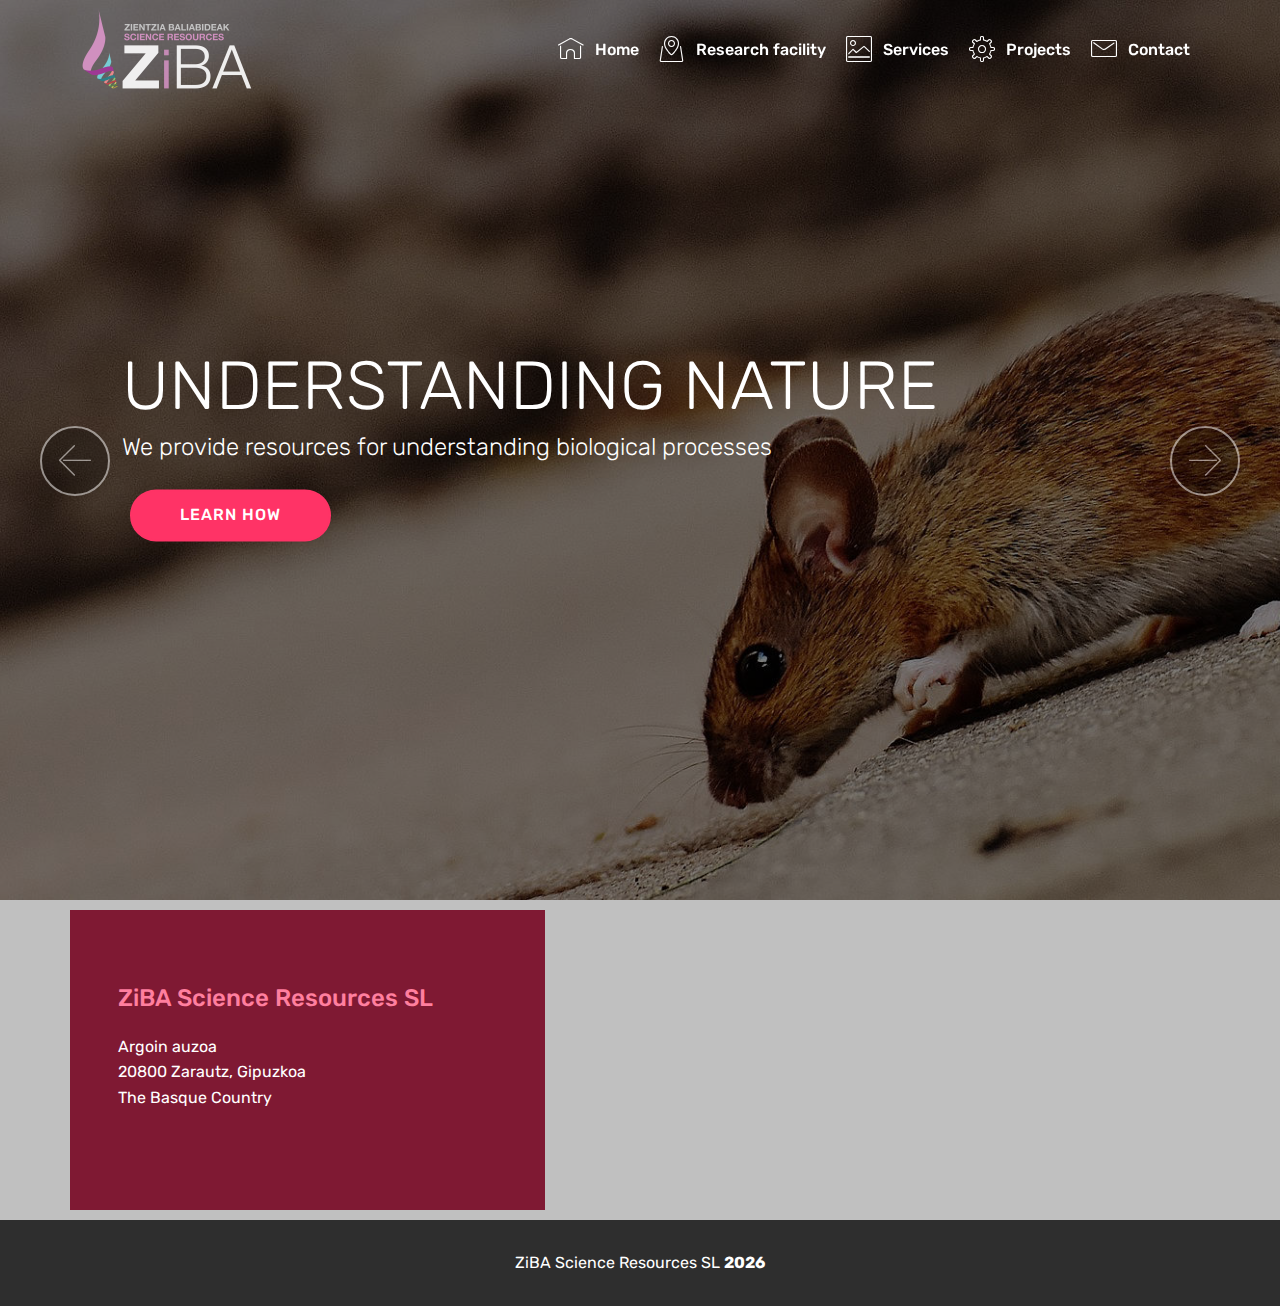
<file: index.html>
<!DOCTYPE html>
<html  >
<head>
  
  <meta charset="UTF-8">
  <meta http-equiv="X-UA-Compatible" content="IE=edge">
  
  <meta name="viewport" content="width=device-width, initial-scale=1, minimum-scale=1">
  <link rel="shortcut icon" href="assets/images/logo-zuria-1-348x166.png" type="image/x-icon">
  <meta name="description" content="">
  
  
  <title>Home</title>
  <link rel="stylesheet" href="assets/web/assets/mobirise-icons/mobirise-icons.css">
  <link rel="stylesheet" href="assets/bootstrap/css/bootstrap.min.css">
  <link rel="stylesheet" href="assets/bootstrap/css/bootstrap-grid.min.css">
  <link rel="stylesheet" href="assets/bootstrap/css/bootstrap-reboot.min.css">
  <link rel="stylesheet" href="assets/tether/tether.min.css">
  <link rel="stylesheet" href="assets/dropdown/css/style.css">
  <link rel="stylesheet" href="assets/socicon/css/styles.css">
  <link rel="stylesheet" href="assets/theme/css/style.css">
  <link rel="preload" href="https://fonts.googleapis.com/css?family=Rubik:300,400,500,600,700,800,900,300i,400i,500i,600i,700i,800i,900i&display=swap" as="style" onload="this.onload=null;this.rel='stylesheet'">
  <noscript><link rel="stylesheet" href="https://fonts.googleapis.com/css?family=Rubik:300,400,500,600,700,800,900,300i,400i,500i,600i,700i,800i,900i&display=swap"></noscript>
  <link rel="preload" as="style" href="assets/mobirise/css/mbr-additional.css"><link rel="stylesheet" href="assets/mobirise/css/mbr-additional.css" type="text/css">
  
  
  
  
</head>
<body>

<!-- Analytics -->
<!-- Global site tag (gtag.js) - Google Analytics -->
<script async src="https://www.googletagmanager.com/gtag/js?id=UA-2417707-12"></script>
<script>
  window.dataLayer = window.dataLayer || [];
  function gtag(){dataLayer.push(arguments);}
  gtag('js', new Date());

  gtag('config', 'UA-2417707-12');
</script>
<!-- /Analytics -->


  
  <section class="menu cid-rLK4bLpRBN" once="menu" id="menu1-3">

    

    <nav class="navbar navbar-expand beta-menu navbar-dropdown align-items-center navbar-fixed-top navbar-toggleable-sm bg-color transparent">
        <button class="navbar-toggler navbar-toggler-right" type="button" data-toggle="collapse" data-target="#navbarSupportedContent" aria-controls="navbarSupportedContent" aria-expanded="false" aria-label="Toggle navigation">
            <div class="hamburger">
                <span></span>
                <span></span>
                <span></span>
                <span></span>
            </div>
        </button>
        <div class="menu-logo">
            <div class="navbar-brand">
                <span class="navbar-logo">
                    <a href="index.html">
                         <img src="assets/images/logo-zuria-1-348x166.png" alt="" title="" style="height: 5.2rem;">
                    </a>
                </span>
                
            </div>
        </div>
        <div class="collapse navbar-collapse" id="navbarSupportedContent">
            <ul class="navbar-nav nav-dropdown nav-right" data-app-modern-menu="true"><li class="nav-item">
                    <a class="nav-link link text-white display-4" href="index.html">
                        <span class="mbri-home mbr-iconfont mbr-iconfont-btn"></span>
                        Home</a>
                </li><li class="nav-item">
                    <a class="nav-link link text-white display-4" href="facility.html"><span class="mbri-map-pin mbr-iconfont mbr-iconfont-btn"></span>
                        
                        Research facility</a>
                </li><li class="nav-item"><a class="nav-link link text-white display-4" href="services.html"><span class="mbri-photo mbr-iconfont mbr-iconfont-btn"></span>
                        
                        Services</a></li><li class="nav-item"><a class="nav-link link text-white display-4" href="projects.html"><span class="mbri-setting3 mbr-iconfont mbr-iconfont-btn"></span>
                        
                        Projects</a></li><li class="nav-item"><a class="nav-link link text-white display-4" href="contact.html"><span class="mbri-letter mbr-iconfont mbr-iconfont-btn"></span>
                        
                        Contact</a></li></ul>
            
        </div>
    </nav>
</section>

<section class="carousel slide cid-sarHE4DyPq" data-interval="false" id="slider1-5">

    

    <div class="full-screen"><div class="mbr-slider slide carousel" data-keyboard="false" data-bs-keyboard="false" data-ride="false" data-bs-ride="false" data-interval="8000" data-bs-interval="8000" data-bs-pause="true" data-pause="true"><div class="carousel-inner" role="listbox"><div class="carousel-item slider-fullscreen-image active" data-bg-video-slide="false" style="background-image: url(assets/images/mbr-1920x934.jpg);"><div class="container container-slide"><div class="image_wrapper"><div class="mbr-overlay"></div><img src="assets/images/mbr-1920x934.jpg" alt="" title=""><div class="carousel-caption justify-content-center"><div class="col-10 align-left"><h2 class="mbr-fonts-style display-1">UNDERSTANDING NATURE</h2><p class="lead mbr-text mbr-fonts-style display-5">We provide resources for understanding biological processes</p><div class="mbr-section-btn" buttons="0"><a class="btn display-4 btn-secondary" href="projects.html">LEARN HOW</a> </div></div></div></div></div></div><div class="carousel-item slider-fullscreen-image" data-bg-video-slide="false" style="background-image: url(assets/images/mbr-1920x1178.jpg);"><div class="container container-slide"><div class="image_wrapper"><div class="mbr-overlay"></div><img src="assets/images/mbr-1920x1178.jpg" alt="" title=""><div class="carousel-caption justify-content-center"><div class="col-10 align-left"><h2 class="mbr-fonts-style display-1">CONSERVING BIODIVERSITY</h2><p class="lead mbr-text mbr-fonts-style display-5">We develop solutions to improve nature management practices</p><div class="mbr-section-btn" buttons="0"><a class="btn display-4 btn-primary" href="projects.html">LEARN HOW</a> </div></div></div></div></div></div><div class="carousel-item slider-fullscreen-image" data-bg-video-slide="false" style="background-image: url(assets/images/mbr-1920x1280.jpg);"><div class="container container-slide"><div class="image_wrapper"><div class="mbr-overlay"></div><img src="assets/images/mbr-1920x1280.jpg" alt="" title=""><div class="carousel-caption justify-content-center"><div class="col-10 align-left"><h2 class="mbr-fonts-style display-1">ADDRESSING GLOBAL CHALLENGES</h2><p class="lead mbr-text mbr-fonts-style display-5">We research to find novel solutions to address societal priorities&nbsp;</p><div class="mbr-section-btn" buttons="0"><a class="btn display-4 btn-success" href="projects.html">LEARN HOW</a> </div></div></div></div></div></div></div><a data-app-prevent-settings="" class="carousel-control carousel-control-prev" role="button" data-slide="prev" data-bs-slide="prev" href="#slider1-5"><span aria-hidden="true" class="mbri-left mbr-iconfont"></span><span class="sr-only visually-hidden">Previous</span></a><a data-app-prevent-settings="" class="carousel-control carousel-control-next" role="button" data-slide="next" data-bs-slide="next" href="#slider1-5"><span aria-hidden="true" class="mbri-right mbr-iconfont"></span><span class="sr-only visually-hidden">Next</span></a></div></div>

</section>

<section class="contacts4 cid-sasXMfZboH" id="contacts4-v">

    

    <div class="main_wrapper">
        <div class="b_wrapper">
            <div class="container">
                <div class="row">
                    <div class="col-12 col-md-5 p-0">
                        <div class="block p-5">
                            <div class="block_wrapper">
                                <h4 class="align-left mbr-fonts-style pb-4 m-0 display-5">ZiBA Science Resources SL</h4>
                                <p class="mbr-text align-left mbr-fonts-style pb-4 m-0 display-7">Argoin auzoa<br>20800 Zarautz, Gipuzkoa<br>The Basque Country</p>
                                
                            </div>
                        </div>
                    </div>
                </div>
            </div>
        </div>
        <!--Map-->
        <div class="google-map"><iframe frameborder="0" style="border:0" src="https://snazzymaps.com/embed/260809" allowfullscreen=""></iframe></div>
    </div>
</section>

<section once="footers" class="cid-rLK3A99JQ7" id="footer7-0">

    

    

    <div class="container">
        <div class="media-container-row align-center mbr-white">
            
            
            <div class="row row-copirayt">
                <p class="mbr-text mb-0 mbr-fonts-style mbr-white align-center display-7">ZiBA Science Resources SL&nbsp;<strong><script>document.write(new Date().getFullYear())</script></strong></p>
            </div>
        </div>
    </div>
</section>


<script src="assets/popper/popper.min.js"></script>
  <script src="assets/web/assets/jquery/jquery.min.js"></script>
  <script src="assets/bootstrap/js/bootstrap.min.js"></script>
  <script src="assets/tether/tether.min.js"></script>
  <script src="assets/smoothscroll/smooth-scroll.js"></script>
  <script src="assets/ytplayer/jquery.mb.ytplayer.min.js"></script>
  <script src="assets/vimeoplayer/jquery.mb.vimeo_player.js"></script>
  <script src="assets/bootstrapcarouselswipe/bootstrap-carousel-swipe.js"></script>
  <script src="assets/dropdown/js/nav-dropdown.js"></script>
  <script src="assets/dropdown/js/navbar-dropdown.js"></script>
  <script src="assets/touchswipe/jquery.touch-swipe.min.js"></script>
  <script src="assets/theme/js/script.js"></script>
  <script src="assets/slidervideo/script.js"></script>
  
  
  
</body>
</html>
</file>
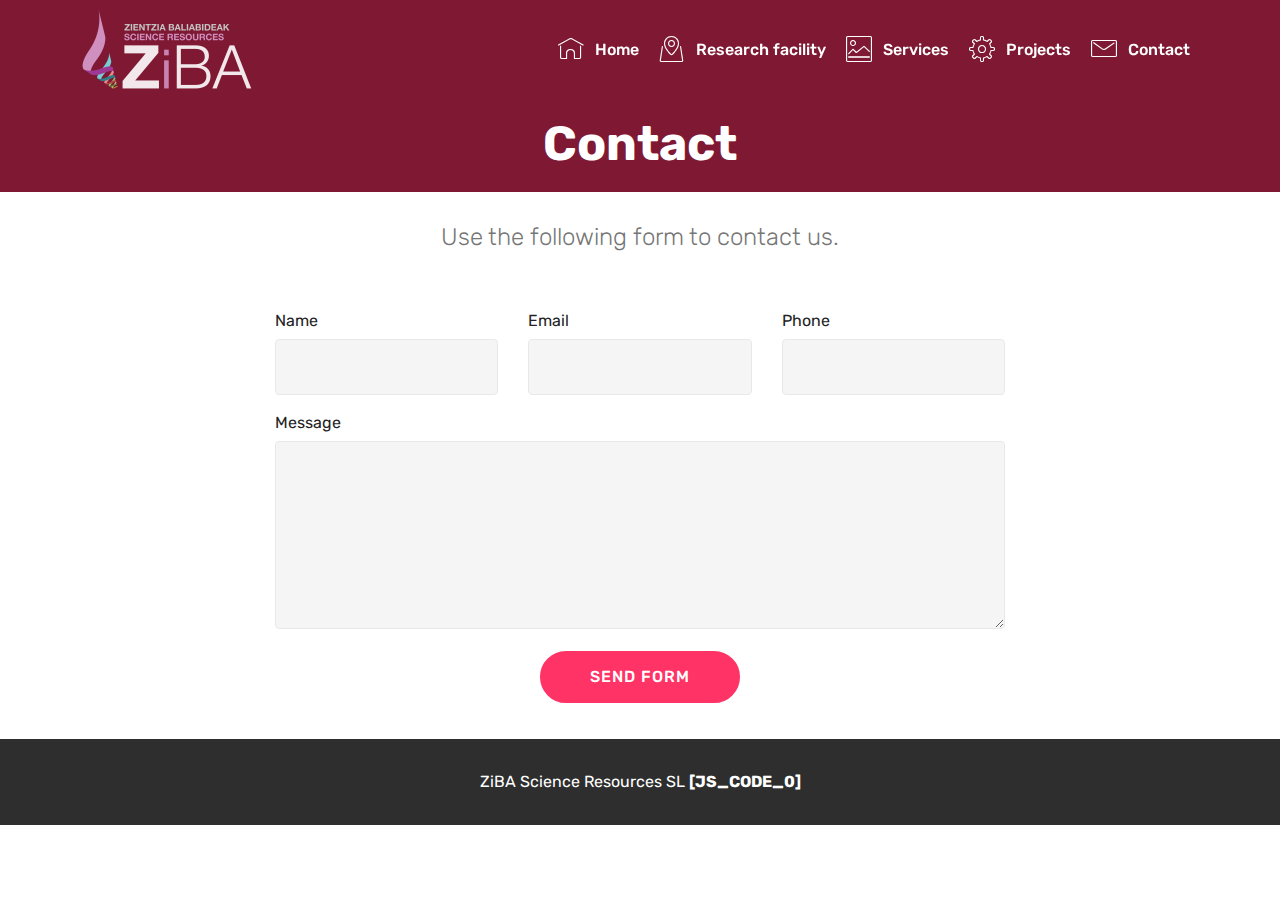
<file: contact.html>
<!DOCTYPE html>
<html  >
<head>
  
  <meta charset="UTF-8">
  <meta http-equiv="X-UA-Compatible" content="IE=edge">
  
  <meta name="viewport" content="width=device-width, initial-scale=1, minimum-scale=1">
  <link rel="shortcut icon" href="assets/images/logo-zuria-1-348x166.png" type="image/x-icon">
  <meta name="description" content="Website Builder Description">
  
  
  <title>Contact</title>
  <link rel="stylesheet" href="assets/web/assets/mobirise-icons/mobirise-icons.css">
  <link rel="stylesheet" href="assets/bootstrap/css/bootstrap.min.css">
  <link rel="stylesheet" href="assets/bootstrap/css/bootstrap-grid.min.css">
  <link rel="stylesheet" href="assets/bootstrap/css/bootstrap-reboot.min.css">
  <link rel="stylesheet" href="assets/tether/tether.min.css">
  <link rel="stylesheet" href="assets/dropdown/css/style.css">
  <link rel="stylesheet" href="assets/socicon/css/styles.css">
  <link rel="stylesheet" href="assets/theme/css/style.css">
  <link rel="preload" href="https://fonts.googleapis.com/css?family=Rubik:300,400,500,600,700,800,900,300i,400i,500i,600i,700i,800i,900i&display=swap" as="style" onload="this.onload=null;this.rel='stylesheet'">
  <noscript><link rel="stylesheet" href="https://fonts.googleapis.com/css?family=Rubik:300,400,500,600,700,800,900,300i,400i,500i,600i,700i,800i,900i&display=swap"></noscript>
  <link rel="preload" as="style" href="assets/mobirise/css/mbr-additional.css"><link rel="stylesheet" href="assets/mobirise/css/mbr-additional.css" type="text/css">
  
  
  
  
</head>
<body>

<!-- Analytics -->
<!-- Global site tag (gtag.js) - Google Analytics -->
<script async src="https://www.googletagmanager.com/gtag/js?id=UA-2417707-12"></script>
<script>
  window.dataLayer = window.dataLayer || [];
  function gtag(){dataLayer.push(arguments);}
  gtag('js', new Date());

  gtag('config', 'UA-2417707-12');
</script>
<!-- /Analytics -->


  
  <section class="menu cid-sasPRinYfW" once="menu" id="menu1-t">

    

    <nav class="navbar navbar-expand beta-menu navbar-dropdown align-items-center navbar-fixed-top navbar-toggleable-sm bg-color transparent">
        <button class="navbar-toggler navbar-toggler-right" type="button" data-toggle="collapse" data-target="#navbarSupportedContent" aria-controls="navbarSupportedContent" aria-expanded="false" aria-label="Toggle navigation">
            <div class="hamburger">
                <span></span>
                <span></span>
                <span></span>
                <span></span>
            </div>
        </button>
        <div class="menu-logo">
            <div class="navbar-brand">
                <span class="navbar-logo">
                    <a href="index.html">
                         <img src="assets/images/logo-zuria-1-348x166.png" alt="" title="" style="height: 5.2rem;">
                    </a>
                </span>
                
            </div>
        </div>
        <div class="collapse navbar-collapse" id="navbarSupportedContent">
            <ul class="navbar-nav nav-dropdown nav-right" data-app-modern-menu="true"><li class="nav-item">
                    <a class="nav-link link text-white display-4" href="index.html">
                        <span class="mbri-home mbr-iconfont mbr-iconfont-btn"></span>
                        Home</a>
                </li><li class="nav-item">
                    <a class="nav-link link text-white display-4" href="facility.html"><span class="mbri-map-pin mbr-iconfont mbr-iconfont-btn"></span>
                        
                        Research facility</a>
                </li><li class="nav-item"><a class="nav-link link text-white display-4" href="services.html"><span class="mbri-photo mbr-iconfont mbr-iconfont-btn"></span>
                        
                        Services</a></li><li class="nav-item"><a class="nav-link link text-white display-4" href="projects.html"><span class="mbri-setting3 mbr-iconfont mbr-iconfont-btn"></span>
                        
                        Projects</a></li><li class="nav-item"><a class="nav-link link text-white display-4" href="contact.html"><span class="mbri-letter mbr-iconfont mbr-iconfont-btn"></span>
                        
                        Contact</a></li></ul>
            
        </div>
    </nav>
</section>

<section class="mbr-section content5 cid-sasPRf5Ynl" id="content5-p">

    

    

    <div class="container">
        <div class="media-container-row">
            <div class="title col-12 col-md-8">
                <h2 class="align-center mbr-bold mbr-white pb-3 mbr-fonts-style display-2">
                    Contact</h2>
                
                
                
            </div>
        </div>
    </div>
</section>

<section class="mbr-section form1 cid-sasQ0J2YHk" id="form1-u">

    

    
    <div class="container">
        <div class="row justify-content-center">
            <div class="title col-12 col-lg-8">
                
                <h3 class="mbr-section-subtitle align-center mbr-light pb-3 mbr-fonts-style display-5">
                    Use the following form to contact us.</h3>
            </div>
        </div>
    </div>
    <div class="container">
        <div class="row justify-content-center">
            <div class="media-container-column col-lg-8" data-form-type="formoid">
                <!---Formbuilder Form--->
                <form action="https://mobirise.eu/" method="POST" class="mbr-form form-with-styler" data-form-title="Mobirise Form"><input type="hidden" name="email" data-form-email="true" value="0HeyJbG0lgbEpy8rmZrnDozSXU+knnNSOx2olzVcENn16MHBCiHX1IFG1753UZfgGSEk8Dq3A9AiAQc2PTdaIWTNzHrYVSRDxd0gqI/jALXwsiWNqeqAzlGh6PLbtg8n.MfINfn2w4z18ucUejSikkS9APylC45sh+vhikpwccMAa9w5W/JU9bKGJZLsnVCvYBV9HQsDLQzJWpZVPx0jQLrl2JTWNEapqNFVPuvmhXfdZ7SGf6IGDypWl3rN2p3Zm">
                    <div class="row">
                        <div hidden="hidden" data-form-alert="" class="alert alert-success col-12">Thanks for contacting us!</div>
                        <div hidden="hidden" data-form-alert-danger="" class="alert alert-danger col-12">
                        </div>
                    </div>
                    <div class="dragArea row">
                        <div class="col-md-4  form-group" data-for="name">
                            <label for="name-form1-u" class="form-control-label mbr-fonts-style display-7">Name</label>
                            <input type="text" name="name" data-form-field="Name" required="required" class="form-control display-7" id="name-form1-u">
                        </div>
                        <div class="col-md-4  form-group" data-for="email">
                            <label for="email-form1-u" class="form-control-label mbr-fonts-style display-7">Email</label>
                            <input type="email" name="email" data-form-field="Email" required="required" class="form-control display-7" id="email-form1-u">
                        </div>
                        <div data-for="phone" class="col-md-4  form-group">
                            <label for="phone-form1-u" class="form-control-label mbr-fonts-style display-7">Phone</label>
                            <input type="tel" name="phone" data-form-field="Phone" class="form-control display-7" id="phone-form1-u">
                        </div>
                        <div data-for="message" class="col-md-12 form-group">
                            <label for="message-form1-u" class="form-control-label mbr-fonts-style display-7">Message</label>
                            <textarea name="message" data-form-field="Message" class="form-control display-7" id="message-form1-u"></textarea>
                        </div>
                        <div class="col-md-12 input-group-btn align-center"><button type="submit" class="btn btn-form btn-secondary display-4">SEND FORM</button></div>
                    </div>
                </form><!---Formbuilder Form--->
            </div>
        </div>
    </div>
</section>

<section once="footers" class="cid-sasPRhoYFc" id="footer7-s">

    

    

    <div class="container">
        <div class="media-container-row align-center mbr-white">
            
            
            <div class="row row-copirayt">
                <p class="mbr-text mb-0 mbr-fonts-style mbr-white align-center display-7">ZiBA Science Resources SL&nbsp;<strong>[JS_CODE_0]</strong></p>
            </div>
        </div>
    </div>
</section>


<script src="assets/popper/popper.min.js"></script>
  <script src="assets/web/assets/jquery/jquery.min.js"></script>
  <script src="assets/bootstrap/js/bootstrap.min.js"></script>
  <script src="assets/tether/tether.min.js"></script>
  <script src="assets/smoothscroll/smooth-scroll.js"></script>
  <script src="assets/dropdown/js/nav-dropdown.js"></script>
  <script src="assets/dropdown/js/navbar-dropdown.js"></script>
  <script src="assets/touchswipe/jquery.touch-swipe.min.js"></script>
  <script src="assets/theme/js/script.js"></script>
  <script src="assets/formoid/formoid.min.js"></script>
  
  
  
</body>
</html>
</file>
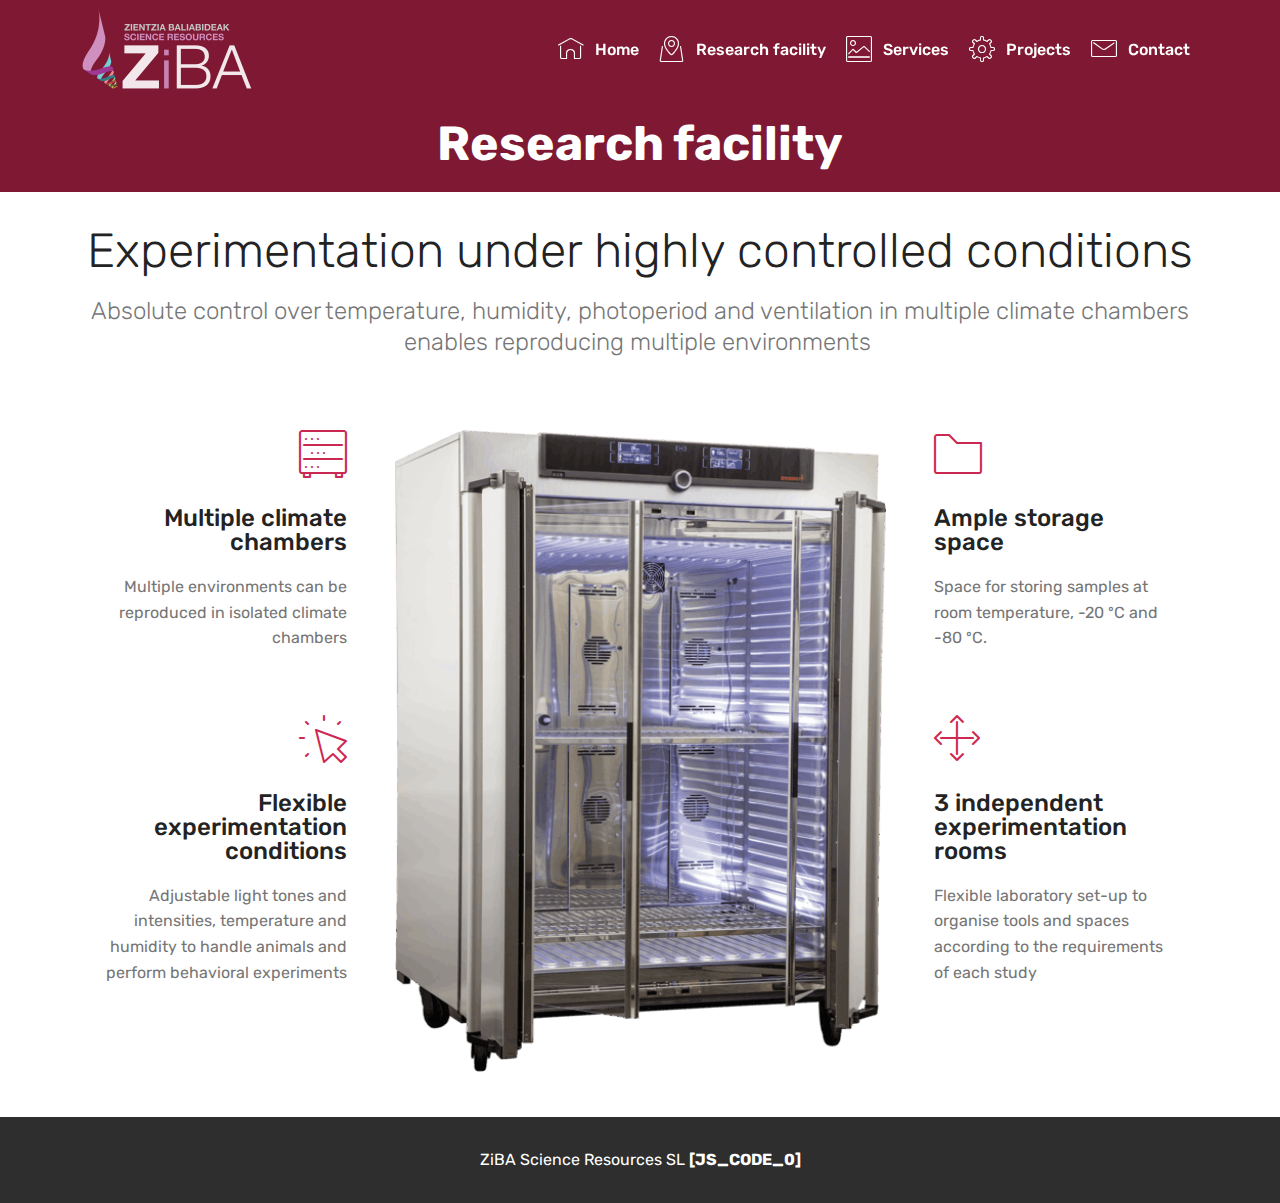
<file: facility.html>
<!DOCTYPE html>
<html  >
<head>
  
  <meta charset="UTF-8">
  <meta http-equiv="X-UA-Compatible" content="IE=edge">
  
  <meta name="viewport" content="width=device-width, initial-scale=1, minimum-scale=1">
  <link rel="shortcut icon" href="assets/images/logo-zuria-1-348x166.png" type="image/x-icon">
  <meta name="description" content="Website Builder Description">
  
  
  <title>Facility</title>
  <link rel="stylesheet" href="assets/web/assets/mobirise-icons/mobirise-icons.css">
  <link rel="stylesheet" href="assets/bootstrap/css/bootstrap.min.css">
  <link rel="stylesheet" href="assets/bootstrap/css/bootstrap-grid.min.css">
  <link rel="stylesheet" href="assets/bootstrap/css/bootstrap-reboot.min.css">
  <link rel="stylesheet" href="assets/tether/tether.min.css">
  <link rel="stylesheet" href="assets/dropdown/css/style.css">
  <link rel="stylesheet" href="assets/socicon/css/styles.css">
  <link rel="stylesheet" href="assets/theme/css/style.css">
  <link rel="preload" href="https://fonts.googleapis.com/css?family=Rubik:300,400,500,600,700,800,900,300i,400i,500i,600i,700i,800i,900i&display=swap" as="style" onload="this.onload=null;this.rel='stylesheet'">
  <noscript><link rel="stylesheet" href="https://fonts.googleapis.com/css?family=Rubik:300,400,500,600,700,800,900,300i,400i,500i,600i,700i,800i,900i&display=swap"></noscript>
  <link rel="preload" as="style" href="assets/mobirise/css/mbr-additional.css"><link rel="stylesheet" href="assets/mobirise/css/mbr-additional.css" type="text/css">
  
  
  
  
</head>
<body>

<!-- Analytics -->
<!-- Global site tag (gtag.js) - Google Analytics -->
<script async src="https://www.googletagmanager.com/gtag/js?id=UA-2417707-12"></script>
<script>
  window.dataLayer = window.dataLayer || [];
  function gtag(){dataLayer.push(arguments);}
  gtag('js', new Date());

  gtag('config', 'UA-2417707-12');
</script>
<!-- /Analytics -->


  
  <section class="menu cid-rLK4bLpRBN" once="menu" id="menu1-3">

    

    <nav class="navbar navbar-expand beta-menu navbar-dropdown align-items-center navbar-fixed-top navbar-toggleable-sm bg-color transparent">
        <button class="navbar-toggler navbar-toggler-right" type="button" data-toggle="collapse" data-target="#navbarSupportedContent" aria-controls="navbarSupportedContent" aria-expanded="false" aria-label="Toggle navigation">
            <div class="hamburger">
                <span></span>
                <span></span>
                <span></span>
                <span></span>
            </div>
        </button>
        <div class="menu-logo">
            <div class="navbar-brand">
                <span class="navbar-logo">
                    <a href="index.html">
                         <img src="assets/images/logo-zuria-1-348x166.png" alt="" title="" style="height: 5.2rem;">
                    </a>
                </span>
                
            </div>
        </div>
        <div class="collapse navbar-collapse" id="navbarSupportedContent">
            <ul class="navbar-nav nav-dropdown nav-right" data-app-modern-menu="true"><li class="nav-item">
                    <a class="nav-link link text-white display-4" href="index.html">
                        <span class="mbri-home mbr-iconfont mbr-iconfont-btn"></span>
                        Home</a>
                </li><li class="nav-item">
                    <a class="nav-link link text-white display-4" href="facility.html"><span class="mbri-map-pin mbr-iconfont mbr-iconfont-btn"></span>
                        
                        Research facility</a>
                </li><li class="nav-item"><a class="nav-link link text-white display-4" href="services.html"><span class="mbri-photo mbr-iconfont mbr-iconfont-btn"></span>
                        
                        Services</a></li><li class="nav-item"><a class="nav-link link text-white display-4" href="projects.html"><span class="mbri-setting3 mbr-iconfont mbr-iconfont-btn"></span>
                        
                        Projects</a></li><li class="nav-item"><a class="nav-link link text-white display-4" href="contact.html"><span class="mbri-letter mbr-iconfont mbr-iconfont-btn"></span>
                        
                        Contact</a></li></ul>
            
        </div>
    </nav>
</section>

<section class="mbr-section content5 cid-sarMUIH3yZ" id="content5-6">

    

    

    <div class="container">
        <div class="media-container-row">
            <div class="title col-12 col-md-8">
                <h2 class="align-center mbr-bold mbr-white pb-3 mbr-fonts-style display-2">
                    Research facility</h2>
                
                
                
            </div>
        </div>
    </div>
</section>

<section class="features12 cid-sasNoRlotn" id="features12-o">
    
    

    

    <div class="container">
        <h2 class="mbr-section-title pb-2 mbr-fonts-style display-2">
            Experimentation under highly controlled conditions</h2>
        <h3 class="mbr-section-subtitle pb-3 mbr-fonts-style display-5">
            Absolute control over temperature, humidity, photoperiod and ventilation in multiple climate chambers enables reproducing multiple environments&nbsp;</h3>

        <div class="media-container-row pt-5">
            <div class="block-content align-right">
                <div class="card pl-3 pr-3 pb-5">
                    <div class="mbr-card-img-title">
                        <div class="card-img pb-3">
                             <span class="mbr-iconfont mbri-database" style="color: rgb(204, 41, 82); fill: rgb(204, 41, 82);"></span>
                        </div>
                        <div class="mbr-crt-title">
                            <h4 class="card-title py-2 mbr-crt-title mbr-fonts-style display-5">
                                Multiple climate chambers</h4>
                        </div>
                    </div>                

                    <div class="card-box">
                        <p class="mbr-text mbr-section-text mbr-fonts-style display-7">Multiple environments can be reproduced in isolated climate chambers</p>
                    </div>
                </div>

                <div class="card pl-3 pr-3">
                    <div class="mbr-card-img-title">
                        <div class="card-img pb-3">
                            <span class="mbr-iconfont mbri-cursor-click" style="color: rgb(204, 41, 82); fill: rgb(204, 41, 82);"></span>
                        </div>
                        <div class="mbr-crt-title">
                            <h4 class="card-title py-2 mbr-crt-title mbr-fonts-style display-5">
                                Flexible experimentation conditions</h4>
                        </div>
                    </div>
                    <div class="card-box">
                        <p class="mbr-text mbr-section-text mbr-fonts-style display-7">
                            Adjustable light tones and intensities, temperature and humidity to handle animals and perform behavioral experiments</p>
                    </div>
                </div>
            </div>

            <div class="mbr-figure m-auto" style="width: 50%;">
                <img src="assets/images/csm-hpplife-gross-51fd0de8e0-480x628.png" alt="" title="">
            </div>

            <div class="block-content align-left">
                <div class="card pl-3 pr-3 pb-5">
                    <div class="mbr-card-img-title">
                        <div class="card-img pb-3">
                             <span class="mbr-iconfont mbri-folder" style="color: rgb(204, 41, 82); fill: rgb(204, 41, 82);"></span>
                        </div>
                        <div class="mbr-crt-title">
                            <h4 class="card-title py-2 mbr-crt-title mbr-fonts-style display-5">Ample storage space</h4>
                        </div>
                    </div>                

                    <div class="card-box">
                        <p class="mbr-text mbr-section-text mbr-fonts-style display-7">
                            Space for storing samples at room temperature, -20 ºC and -80 ºC.</p>
                    </div>
                </div>

                <div class="card pl-3 pr-3">
                    <div class="mbr-card-img-title">
                        <div class="card-img pb-3">
                            <span class="mbr-iconfont mbri-drag-n-drop" style="color: rgb(204, 41, 82); fill: rgb(204, 41, 82);"></span>
                        </div>
                        <div class="mbr-crt-title">
                            <h4 class="card-title py-2 mbr-crt-title mbr-fonts-style display-5">
                                3 independent experimentation rooms</h4>
                        </div>
                    </div>
                    <div class="card-box">
                        <p class="mbr-text mbr-section-text mbr-fonts-style display-7">
                            Flexible laboratory set-up to organise tools and spaces according to the requirements of each study</p>
                    </div>
                </div>
            </div>
        </div>
    </div>
</section>

<section once="footers" class="cid-rLK3A99JQ7" id="footer7-1">

    

    

    <div class="container">
        <div class="media-container-row align-center mbr-white">
            
            
            <div class="row row-copirayt">
                <p class="mbr-text mb-0 mbr-fonts-style mbr-white align-center display-7">ZiBA Science Resources SL&nbsp;<strong>[JS_CODE_0]</strong></p>
            </div>
        </div>
    </div>
</section>


<script src="assets/popper/popper.min.js"></script>
  <script src="assets/web/assets/jquery/jquery.min.js"></script>
  <script src="assets/bootstrap/js/bootstrap.min.js"></script>
  <script src="assets/tether/tether.min.js"></script>
  <script src="assets/smoothscroll/smooth-scroll.js"></script>
  <script src="assets/dropdown/js/nav-dropdown.js"></script>
  <script src="assets/dropdown/js/navbar-dropdown.js"></script>
  <script src="assets/touchswipe/jquery.touch-swipe.min.js"></script>
  <script src="assets/theme/js/script.js"></script>
  
  
  
</body>
</html>
</file>
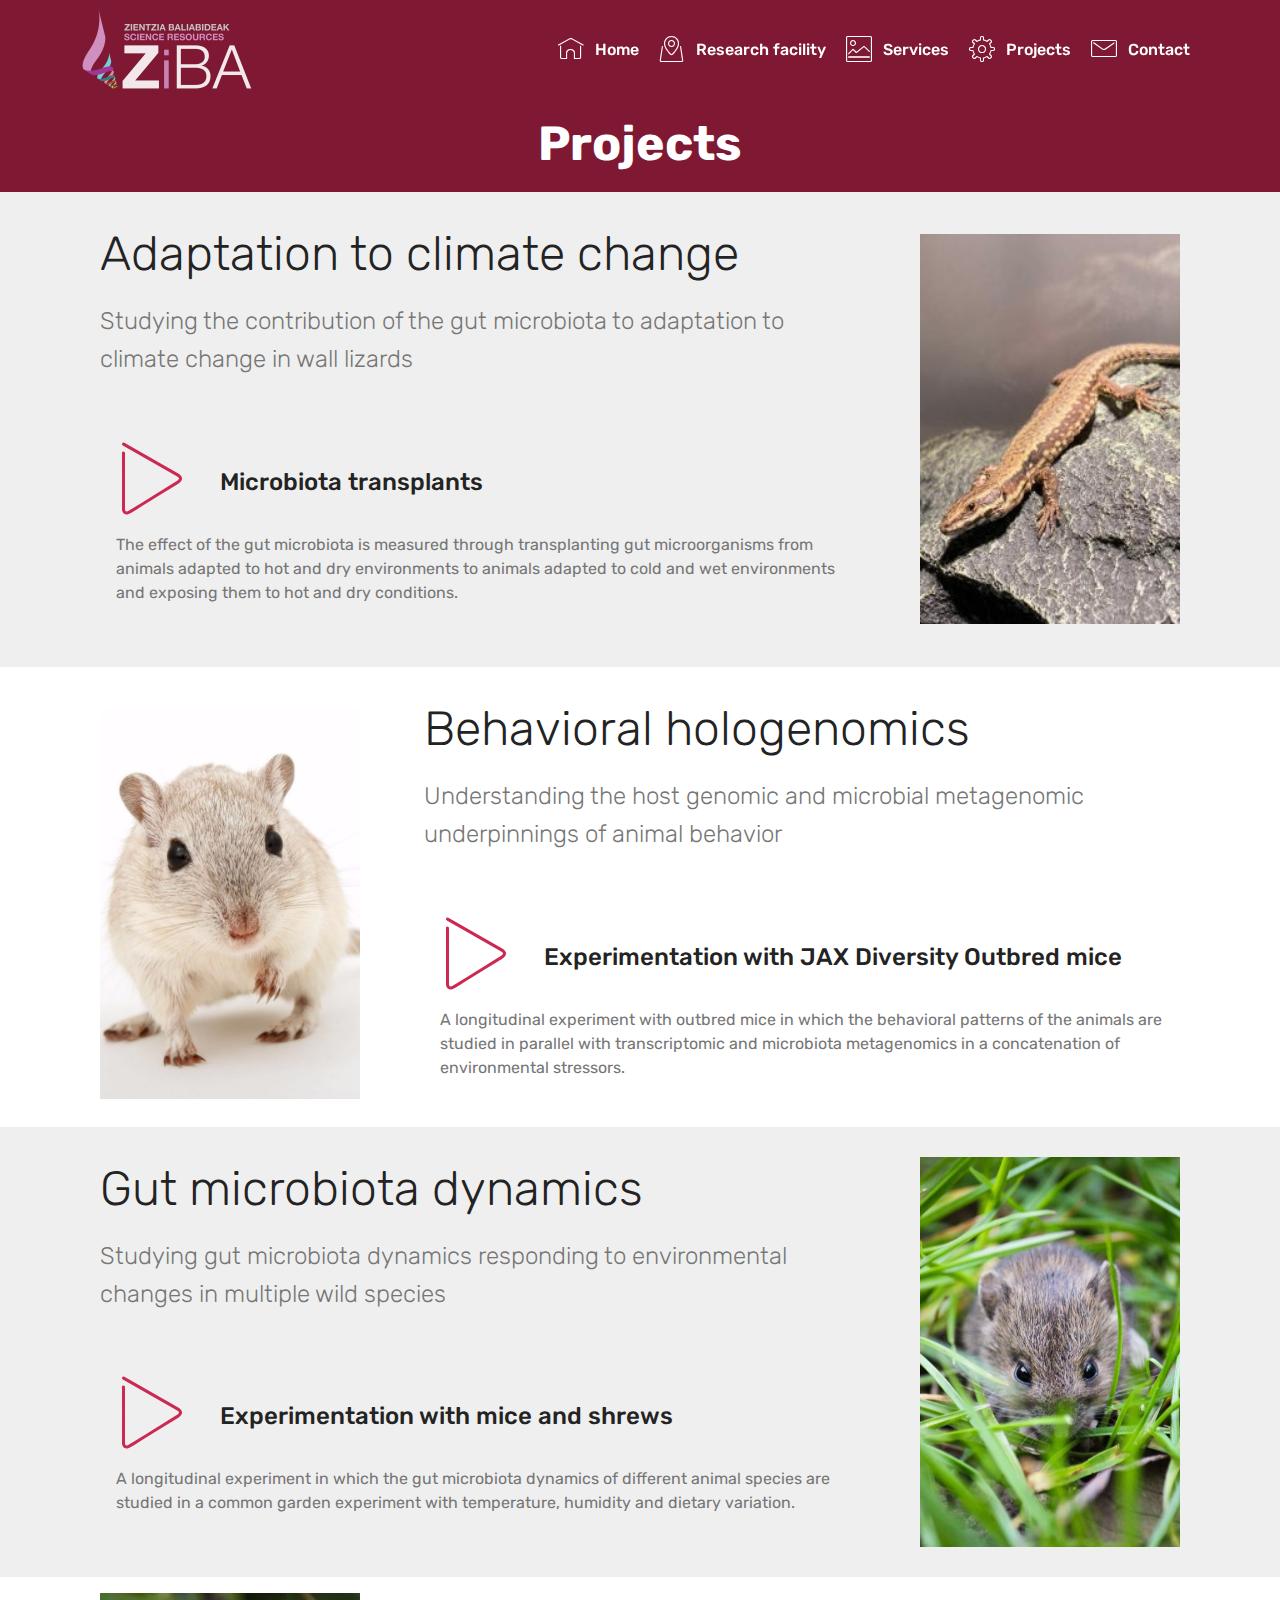
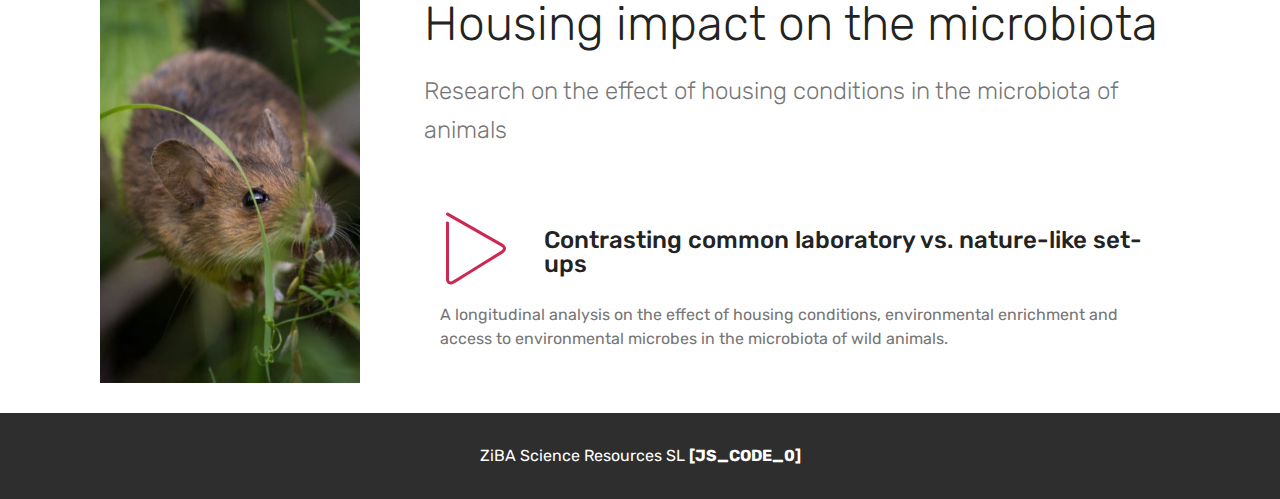
<file: projects.html>
<!DOCTYPE html>
<html  >
<head>
  
  <meta charset="UTF-8">
  <meta http-equiv="X-UA-Compatible" content="IE=edge">
  
  <meta name="viewport" content="width=device-width, initial-scale=1, minimum-scale=1">
  <link rel="shortcut icon" href="assets/images/logo-zuria-1-348x166.png" type="image/x-icon">
  <meta name="description" content="Website Builder Description">
  
  
  <title>Projects</title>
  <link rel="stylesheet" href="assets/web/assets/mobirise-icons/mobirise-icons.css">
  <link rel="stylesheet" href="assets/bootstrap/css/bootstrap.min.css">
  <link rel="stylesheet" href="assets/bootstrap/css/bootstrap-grid.min.css">
  <link rel="stylesheet" href="assets/bootstrap/css/bootstrap-reboot.min.css">
  <link rel="stylesheet" href="assets/tether/tether.min.css">
  <link rel="stylesheet" href="assets/dropdown/css/style.css">
  <link rel="stylesheet" href="assets/socicon/css/styles.css">
  <link rel="stylesheet" href="assets/theme/css/style.css">
  <link rel="preload" href="https://fonts.googleapis.com/css?family=Rubik:300,400,500,600,700,800,900,300i,400i,500i,600i,700i,800i,900i&display=swap" as="style" onload="this.onload=null;this.rel='stylesheet'">
  <noscript><link rel="stylesheet" href="https://fonts.googleapis.com/css?family=Rubik:300,400,500,600,700,800,900,300i,400i,500i,600i,700i,800i,900i&display=swap"></noscript>
  <link rel="preload" as="style" href="assets/mobirise/css/mbr-additional.css"><link rel="stylesheet" href="assets/mobirise/css/mbr-additional.css" type="text/css">
  
  
  
  
</head>
<body>

<!-- Analytics -->
<!-- Global site tag (gtag.js) - Google Analytics -->
<script async src="https://www.googletagmanager.com/gtag/js?id=UA-2417707-12"></script>
<script>
  window.dataLayer = window.dataLayer || [];
  function gtag(){dataLayer.push(arguments);}
  gtag('js', new Date());

  gtag('config', 'UA-2417707-12');
</script>
<!-- /Analytics -->


  
  <section class="menu cid-sarOl2bZ1G" once="menu" id="menu1-9">

    

    <nav class="navbar navbar-expand beta-menu navbar-dropdown align-items-center navbar-fixed-top navbar-toggleable-sm bg-color transparent">
        <button class="navbar-toggler navbar-toggler-right" type="button" data-toggle="collapse" data-target="#navbarSupportedContent" aria-controls="navbarSupportedContent" aria-expanded="false" aria-label="Toggle navigation">
            <div class="hamburger">
                <span></span>
                <span></span>
                <span></span>
                <span></span>
            </div>
        </button>
        <div class="menu-logo">
            <div class="navbar-brand">
                <span class="navbar-logo">
                    <a href="index.html">
                         <img src="assets/images/logo-zuria-1-348x166.png" alt="" title="" style="height: 5.2rem;">
                    </a>
                </span>
                
            </div>
        </div>
        <div class="collapse navbar-collapse" id="navbarSupportedContent">
            <ul class="navbar-nav nav-dropdown nav-right" data-app-modern-menu="true"><li class="nav-item">
                    <a class="nav-link link text-white display-4" href="index.html">
                        <span class="mbri-home mbr-iconfont mbr-iconfont-btn"></span>
                        Home</a>
                </li><li class="nav-item">
                    <a class="nav-link link text-white display-4" href="facility.html"><span class="mbri-map-pin mbr-iconfont mbr-iconfont-btn"></span>
                        
                        Research facility</a>
                </li><li class="nav-item"><a class="nav-link link text-white display-4" href="services.html"><span class="mbri-photo mbr-iconfont mbr-iconfont-btn"></span>
                        
                        Services</a></li><li class="nav-item"><a class="nav-link link text-white display-4" href="projects.html"><span class="mbri-setting3 mbr-iconfont mbr-iconfont-btn"></span>
                        
                        Projects</a></li><li class="nav-item"><a class="nav-link link text-white display-4" href="contact.html"><span class="mbri-letter mbr-iconfont mbr-iconfont-btn"></span>
                        
                        Contact</a></li></ul>
            
        </div>
    </nav>
</section>

<section class="mbr-section content5 cid-sarOl1dLpW" id="content5-7">

    

    

    <div class="container">
        <div class="media-container-row">
            <div class="title col-12 col-md-8">
                <h2 class="align-center mbr-bold mbr-white pb-3 mbr-fonts-style display-2">
                    Projects</h2>
                
                
                
            </div>
        </div>
    </div>
</section>

<section class="features11 cid-tbJy6TOsRy" id="features11-w">

    

    

    <div class="container">   
        <div class="col-md-12">
            <div class="media-container-row">
                <div class="mbr-figure m-auto" style="width: 30%;">
                    <img src="assets/images/podarcis-520x390.jpeg" alt="" title="">
                </div>
                <div class=" align-left aside-content">
                    <h2 class="mbr-title pt-2 mbr-fonts-style display-2">Adaptation to climate change</h2>
                    <div class="mbr-section-text">
                        <p class="mbr-text mb-5 pt-3 mbr-light mbr-fonts-style display-5">Studying the contribution of the gut microbiota to adaptation to climate change in wall lizards</p>
                    </div>

                    <div class="block-content">
                        <div class="card p-3 pr-3">
                            <div class="media">
                                <div class=" align-self-center card-img pb-3">
                                    <span class="mbr-iconfont mbri-play" style="color: rgb(204, 41, 82); fill: rgb(204, 41, 82);"></span>
                                </div>     
                                <div class="media-body">
                                    <h4 class="card-title mbr-fonts-style display-5">Microbiota transplants</h4>
                                </div>
                            </div>                

                            <div class="card-box">
                                <p class="block-text mbr-fonts-style display-7">The effect of the gut microbiota is measured through transplanting gut microorganisms from animals adapted to hot and dry environments to animals adapted to cold and wet environments and exposing them to&nbsp;hot and dry conditions.</p>
                            </div>
                        </div>

                        
                    </div>
                </div>
            </div>
        </div> 
    </div>          
</section>

<section class="features11 cid-sarPs0B35S" id="features11-g">

    

    

    <div class="container">   
        <div class="col-md-12">
            <div class="media-container-row">
                <div class="mbr-figure m-auto" style="width: 30%;">
                    <img src="assets/images/mbr-1-952x695.jpeg" alt="" title="">
                </div>
                <div class=" align-left aside-content">
                    <h2 class="mbr-title pt-2 mbr-fonts-style display-2">
                        Behavioral hologenomics</h2>
                    <div class="mbr-section-text">
                        <p class="mbr-text mb-5 pt-3 mbr-light mbr-fonts-style display-5">
                        Understanding the host genomic and microbial metagenomic underpinnings of animal behavior</p>
                    </div>

                    <div class="block-content">
                        <div class="card p-3 pr-3">
                            <div class="media">
                                <div class=" align-self-center card-img pb-3">
                                    <span class="mbr-iconfont mbri-play" style="color: rgb(204, 41, 82); fill: rgb(204, 41, 82);"></span>
                                </div>     
                                <div class="media-body">
                                    <h4 class="card-title mbr-fonts-style display-5">
                                        Experimentation with JAX Diversity Outbred mice</h4>
                                </div>
                            </div>                

                            <div class="card-box">
                                <p class="block-text mbr-fonts-style display-7">
                                   A longitudinal experiment with outbred mice in which the behavioral patterns of the animals are studied in parallel with transcriptomic and microbiota metagenomics in a concatenation of environmental stressors.</p>
                            </div>
                        </div>

                        
                    </div>
                </div>
            </div>
        </div> 
    </div>          
</section>

<section class="features11 cid-sarPvXj19c" id="features11-h">

    

    

    <div class="container">   
        <div class="col-md-12">
            <div class="media-container-row">
                <div class="mbr-figure m-auto" style="width: 30%;">
                    <img src="assets/images/mbr-952x635.jpeg" alt="" title="">
                </div>
                <div class=" align-left aside-content">
                    <h2 class="mbr-title pt-2 mbr-fonts-style display-2">Gut microbiota dynamics&nbsp;</h2>
                    <div class="mbr-section-text">
                        <p class="mbr-text mb-5 pt-3 mbr-light mbr-fonts-style display-5">Studying gut microbiota dynamics responding to environmental changes in multiple wild species</p>
                    </div>

                    <div class="block-content">
                        <div class="card p-3 pr-3">
                            <div class="media">
                                <div class=" align-self-center card-img pb-3">
                                    <span class="mbr-iconfont mbri-play" style="color: rgb(204, 41, 82); fill: rgb(204, 41, 82);"></span>
                                </div>     
                                <div class="media-body">
                                    <h4 class="card-title mbr-fonts-style display-5">
                                        Experimentation with mice and shrews</h4>
                                </div>
                            </div>                

                            <div class="card-box">
                                <p class="block-text mbr-fonts-style display-7">
                                   A longitudinal experiment in which the gut microbiota dynamics of different animal species are studied in a common garden experiment with temperature, humidity and dietary variation.</p>
                            </div>
                        </div>

                        
                    </div>
                </div>
            </div>
        </div> 
    </div>          
</section>

<section class="features11 cid-sasLKgFsMb" id="features11-n">

    

    

    <div class="container">   
        <div class="col-md-12">
            <div class="media-container-row">
                <div class="mbr-figure m-auto" style="width: 30%;">
                    <img src="assets/images/mbr-1-952x635.jpeg" alt="" title="">
                </div>
                <div class=" align-left aside-content">
                    <h2 class="mbr-title pt-2 mbr-fonts-style display-2">
                        Housing impact on the microbiota</h2>
                    <div class="mbr-section-text">
                        <p class="mbr-text mb-5 pt-3 mbr-light mbr-fonts-style display-5">
                        Research on the effect of housing conditions in the microbiota of animals&nbsp;</p>
                    </div>

                    <div class="block-content">
                        <div class="card p-3 pr-3">
                            <div class="media">
                                <div class=" align-self-center card-img pb-3">
                                    <span class="mbr-iconfont mbri-play" style="color: rgb(204, 41, 82); fill: rgb(204, 41, 82);"></span>
                                </div>     
                                <div class="media-body">
                                    <h4 class="card-title mbr-fonts-style display-5">
                                        Contrasting common laboratory vs. nature-like set-ups</h4>
                                </div>
                            </div>                

                            <div class="card-box">
                                <p class="block-text mbr-fonts-style display-7">
                                   A longitudinal analysis on the effect of housing conditions, environmental enrichment and access to environmental microbes in the microbiota of wild animals.</p>
                            </div>
                        </div>

                        
                    </div>
                </div>
            </div>
        </div> 
    </div>          
</section>

<section once="footers" class="cid-sarOl1Kd0F" id="footer7-8">

    

    

    <div class="container">
        <div class="media-container-row align-center mbr-white">
            
            
            <div class="row row-copirayt">
                <p class="mbr-text mb-0 mbr-fonts-style mbr-white align-center display-7">ZiBA Science Resources SL&nbsp;<strong>[JS_CODE_0]</strong></p>
            </div>
        </div>
    </div>
</section>


<script src="assets/popper/popper.min.js"></script>
  <script src="assets/web/assets/jquery/jquery.min.js"></script>
  <script src="assets/bootstrap/js/bootstrap.min.js"></script>
  <script src="assets/tether/tether.min.js"></script>
  <script src="assets/smoothscroll/smooth-scroll.js"></script>
  <script src="assets/dropdown/js/nav-dropdown.js"></script>
  <script src="assets/dropdown/js/navbar-dropdown.js"></script>
  <script src="assets/touchswipe/jquery.touch-swipe.min.js"></script>
  <script src="assets/theme/js/script.js"></script>
  
  
  
</body>
</html>
</file>
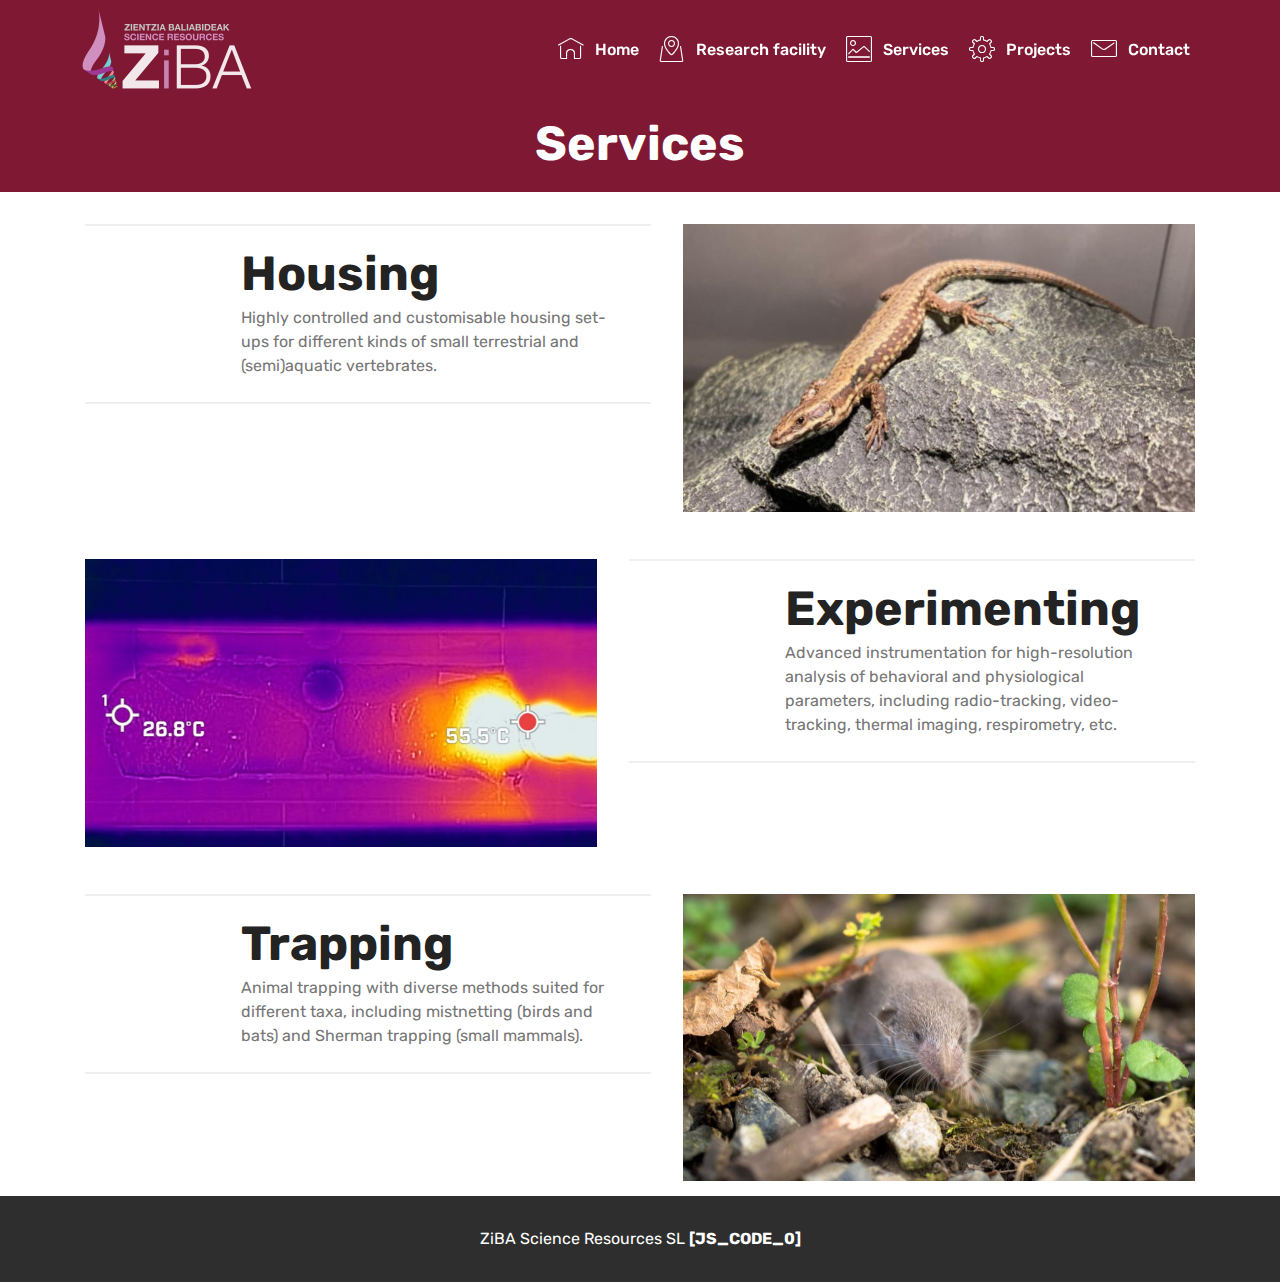
<file: services.html>
<!DOCTYPE html>
<html  >
<head>
  
  <meta charset="UTF-8">
  <meta http-equiv="X-UA-Compatible" content="IE=edge">
  
  <meta name="viewport" content="width=device-width, initial-scale=1, minimum-scale=1">
  <link rel="shortcut icon" href="assets/images/logo-zuria-1-348x166.png" type="image/x-icon">
  <meta name="description" content="Website Builder Description">
  
  
  <title>Services</title>
  <link rel="stylesheet" href="assets/web/assets/mobirise-icons/mobirise-icons.css">
  <link rel="stylesheet" href="assets/bootstrap/css/bootstrap.min.css">
  <link rel="stylesheet" href="assets/bootstrap/css/bootstrap-grid.min.css">
  <link rel="stylesheet" href="assets/bootstrap/css/bootstrap-reboot.min.css">
  <link rel="stylesheet" href="assets/tether/tether.min.css">
  <link rel="stylesheet" href="assets/dropdown/css/style.css">
  <link rel="stylesheet" href="assets/socicon/css/styles.css">
  <link rel="stylesheet" href="assets/theme/css/style.css">
  <link rel="preload" href="https://fonts.googleapis.com/css?family=Rubik:300,400,500,600,700,800,900,300i,400i,500i,600i,700i,800i,900i&display=swap" as="style" onload="this.onload=null;this.rel='stylesheet'">
  <noscript><link rel="stylesheet" href="https://fonts.googleapis.com/css?family=Rubik:300,400,500,600,700,800,900,300i,400i,500i,600i,700i,800i,900i&display=swap"></noscript>
  <link rel="preload" as="style" href="assets/mobirise/css/mbr-additional.css"><link rel="stylesheet" href="assets/mobirise/css/mbr-additional.css" type="text/css">
  
  
  
  
</head>
<body>

<!-- Analytics -->
<!-- Global site tag (gtag.js) - Google Analytics -->
<script async src="https://www.googletagmanager.com/gtag/js?id=UA-2417707-12"></script>
<script>
  window.dataLayer = window.dataLayer || [];
  function gtag(){dataLayer.push(arguments);}
  gtag('js', new Date());

  gtag('config', 'UA-2417707-12');
</script>
<!-- /Analytics -->


  
  <section class="menu cid-sarP2bvp7P" once="menu" id="menu1-c">

    

    <nav class="navbar navbar-expand beta-menu navbar-dropdown align-items-center navbar-fixed-top navbar-toggleable-sm bg-color transparent">
        <button class="navbar-toggler navbar-toggler-right" type="button" data-toggle="collapse" data-target="#navbarSupportedContent" aria-controls="navbarSupportedContent" aria-expanded="false" aria-label="Toggle navigation">
            <div class="hamburger">
                <span></span>
                <span></span>
                <span></span>
                <span></span>
            </div>
        </button>
        <div class="menu-logo">
            <div class="navbar-brand">
                <span class="navbar-logo">
                    <a href="index.html">
                         <img src="assets/images/logo-zuria-1-348x166.png" alt="" title="" style="height: 5.2rem;">
                    </a>
                </span>
                
            </div>
        </div>
        <div class="collapse navbar-collapse" id="navbarSupportedContent">
            <ul class="navbar-nav nav-dropdown nav-right" data-app-modern-menu="true"><li class="nav-item">
                    <a class="nav-link link text-white display-4" href="index.html">
                        <span class="mbri-home mbr-iconfont mbr-iconfont-btn"></span>
                        Home</a>
                </li><li class="nav-item">
                    <a class="nav-link link text-white display-4" href="facility.html"><span class="mbri-map-pin mbr-iconfont mbr-iconfont-btn"></span>
                        
                        Research facility</a>
                </li><li class="nav-item"><a class="nav-link link text-white display-4" href="services.html"><span class="mbri-photo mbr-iconfont mbr-iconfont-btn"></span>
                        
                        Services</a></li><li class="nav-item"><a class="nav-link link text-white display-4" href="projects.html"><span class="mbri-setting3 mbr-iconfont mbr-iconfont-btn"></span>
                        
                        Projects</a></li><li class="nav-item"><a class="nav-link link text-white display-4" href="contact.html"><span class="mbri-letter mbr-iconfont mbr-iconfont-btn"></span>
                        
                        Contact</a></li></ul>
            
        </div>
    </nav>
</section>

<section class="mbr-section content5 cid-sarP2aLpdh" id="content5-a">

    

    

    <div class="container">
        <div class="media-container-row">
            <div class="title col-12 col-md-8">
                <h2 class="align-center mbr-bold mbr-white pb-3 mbr-fonts-style display-2">
                    Services</h2>
                
                
                
            </div>
        </div>
    </div>
</section>

<section class="counters3 counters cid-tbJzoyEVNa" id="counters3-x">

    

    

    <div class="container pt-4 mt-2">
        
        
        <div class="media-container-row">
            <div class="media-block m-auto" style="width: 49%;">
                <div class="mbr-figure">
                    <img src="assets/images/podarcis-1023x767.jpeg" alt="" title="">
                </div>
            </div>
            <div class="cards-block">
                <div class="cards-container">
                    <div class="card px-3 align-left col-12">
                        <div class="panel-item p-4 d-flex align-items-center">
                            <div class="card-img pr-3 d-flex align-items-center align-left">
                                
                                <h3 class="count py-3 mbr-fonts-style display-2">0</h3>
                            </div>
                            <div class="card-text">
                                <h4 class="mbr-content-title mbr-bold mbr-fonts-style display-2">Housing</h4>
                                <p class="mbr-content-text mbr-fonts-style display-7">
                                    Highly controlled and customisable housing set-ups for different kinds of small terrestrial and (semi)aquatic vertebrates.</p>
                            </div>
                        </div>
                    </div>
                    
                    
                    
                </div>
            </div>
        </div>
    </div>
</section>

<section class="counters3 counters cid-tbJAKmgZb9" id="counters3-y">

    

    

    <div class="container pt-4 mt-2">
        
        
        <div class="media-container-row">
            <div class="media-block m-auto" style="width: 49%;">
                <div class="mbr-figure">
                    <img src="assets/images/thermal-1023x768.jpeg" alt="" title="">
                </div>
            </div>
            <div class="cards-block">
                <div class="cards-container">
                    <div class="card px-3 align-left col-12">
                        <div class="panel-item p-4 d-flex align-items-center">
                            <div class="card-img pr-3 d-flex align-items-center align-left">
                                
                                <h3 class="count py-3 mbr-fonts-style display-2">0</h3>
                            </div>
                            <div class="card-text">
                                <h4 class="mbr-content-title mbr-bold mbr-fonts-style display-2">Experimenting</h4>
                                <p class="mbr-content-text mbr-fonts-style display-7">
                                    Advanced instrumentation for high-resolution analysis of behavioral and physiological parameters, including radio-tracking, video-tracking, thermal imaging, respirometry, etc.</p>
                            </div>
                        </div>
                    </div>
                    
                    
                    
                </div>
            </div>
        </div>
    </div>
</section>

<section class="counters3 counters cid-sarQ16Iifo" id="counters3-k">

    

    

    <div class="container pt-4 mt-2">
        
        
        <div class="media-container-row">
            <div class="media-block m-auto" style="width: 49%;">
                <div class="mbr-figure">
                    <img src="assets/images/mbr-1024x683.jpeg" alt="" title="">
                </div>
            </div>
            <div class="cards-block">
                <div class="cards-container">
                    <div class="card px-3 align-left col-12">
                        <div class="panel-item p-4 d-flex align-items-center">
                            <div class="card-img pr-3 d-flex align-items-center align-left">
                                
                                <h3 class="count py-3 mbr-fonts-style display-2">0</h3>
                            </div>
                            <div class="card-text">
                                <h4 class="mbr-content-title mbr-bold mbr-fonts-style display-2">Trapping</h4>
                                <p class="mbr-content-text mbr-fonts-style display-7">
                                    Animal trapping with diverse methods suited for different taxa, including mistnetting (birds and bats) and Sherman trapping (small mammals).</p>
                            </div>
                        </div>
                    </div>
                    
                    
                    
                </div>
            </div>
        </div>
    </div>
</section>

<section once="footers" class="cid-sarP2b6q38" id="footer7-b">

    

    

    <div class="container">
        <div class="media-container-row align-center mbr-white">
            
            
            <div class="row row-copirayt">
                <p class="mbr-text mb-0 mbr-fonts-style mbr-white align-center display-7">ZiBA Science Resources SL&nbsp;<strong>[JS_CODE_0]</strong></p>
            </div>
        </div>
    </div>
</section>


<script src="assets/popper/popper.min.js"></script>
  <script src="assets/web/assets/jquery/jquery.min.js"></script>
  <script src="assets/bootstrap/js/bootstrap.min.js"></script>
  <script src="assets/tether/tether.min.js"></script>
  <script src="assets/smoothscroll/smooth-scroll.js"></script>
  <script src="assets/viewportchecker/jquery.viewportchecker.js"></script>
  <script src="assets/dropdown/js/nav-dropdown.js"></script>
  <script src="assets/dropdown/js/navbar-dropdown.js"></script>
  <script src="assets/touchswipe/jquery.touch-swipe.min.js"></script>
  <script src="assets/theme/js/script.js"></script>
  
  
  
</body>
</html>
</file>
<file: assets/web/assets/mobirise-icons/mobirise-icons.css>
@font-face {
  font-family: 'MobiriseIcons';
  src:  url('mobirise-icons.eot?spat4u');
  src:  url('mobirise-icons.eot?spat4u#iefix') format('embedded-opentype'),
    url('mobirise-icons.ttf?spat4u') format('truetype'),
    url('mobirise-icons.woff?spat4u') format('woff'),
    url('mobirise-icons.svg?spat4u#MobiriseIcons') format('svg');
  font-weight: normal;
  font-style: normal;
  font-display: swap;
}

[class^="mbri-"], [class*=" mbri-"] {
  /* use !important to prevent issues with browser extensions that change fonts */
  font-family: MobiriseIcons !important;
  speak: none;
  font-style: normal;
  font-weight: normal;
  font-variant: normal;
  text-transform: none;
  line-height: 1;

  /* Better Font Rendering =========== */
  -webkit-font-smoothing: antialiased;
  -moz-osx-font-smoothing: grayscale;
}

.mbri-add-submenu:before {
  content: "\e900";
}
.mbri-alert:before {
  content: "\e901";
}
.mbri-align-center:before {
  content: "\e902";
}
.mbri-align-justify:before {
  content: "\e903";
}
.mbri-align-left:before {
  content: "\e904";
}
.mbri-align-right:before {
  content: "\e905";
}
.mbri-android:before {
  content: "\e906";
}
.mbri-apple:before {
  content: "\e907";
}
.mbri-arrow-down:before {
  content: "\e908";
}
.mbri-arrow-next:before {
  content: "\e909";
}
.mbri-arrow-prev:before {
  content: "\e90a";
}
.mbri-arrow-up:before {
  content: "\e90b";
}
.mbri-bold:before {
  content: "\e90c";
}
.mbri-bookmark:before {
  content: "\e90d";
}
.mbri-bootstrap:before {
  content: "\e90e";
}
.mbri-briefcase:before {
  content: "\e90f";
}
.mbri-browse:before {
  content: "\e910";
}
.mbri-bulleted-list:before {
  content: "\e911";
}
.mbri-calendar:before {
  content: "\e912";
}
.mbri-camera:before {
  content: "\e913";
}
.mbri-cart-add:before {
  content: "\e914";
}
.mbri-cart-full:before {
  content: "\e915";
}
.mbri-cash:before {
  content: "\e916";
}
.mbri-change-style:before {
  content: "\e917";
}
.mbri-chat:before {
  content: "\e918";
}
.mbri-clock:before {
  content: "\e919";
}
.mbri-close:before {
  content: "\e91a";
}
.mbri-cloud:before {
  content: "\e91b";
}
.mbri-code:before {
  content: "\e91c";
}
.mbri-contact-form:before {
  content: "\e91d";
}
.mbri-credit-card:before {
  content: "\e91e";
}
.mbri-cursor-click:before {
  content: "\e91f";
}
.mbri-cust-feedback:before {
  content: "\e920";
}
.mbri-database:before {
  content: "\e921";
}
.mbri-delivery:before {
  content: "\e922";
}
.mbri-desktop:before {
  content: "\e923";
}
.mbri-devices:before {
  content: "\e924";
}
.mbri-down:before {
  content: "\e925";
}
.mbri-download:before {
  content: "\e989";
}
.mbri-drag-n-drop:before {
  content: "\e927";
}
.mbri-drag-n-drop2:before {
  content: "\e928";
}
.mbri-edit:before {
  content: "\e929";
}
.mbri-edit2:before {
  content: "\e92a";
}
.mbri-error:before {
  content: "\e92b";
}
.mbri-extension:before {
  content: "\e92c";
}
.mbri-features:before {
  content: "\e92d";
}
.mbri-file:before {
  content: "\e92e";
}
.mbri-flag:before {
  content: "\e92f";
}
.mbri-folder:before {
  content: "\e930";
}
.mbri-gift:before {
  content: "\e931";
}
.mbri-github:before {
  content: "\e932";
}
.mbri-globe:before {
  content: "\e933";
}
.mbri-globe-2:before {
  content: "\e934";
}
.mbri-growing-chart:before {
  content: "\e935";
}
.mbri-hearth:before {
  content: "\e936";
}
.mbri-help:before {
  content: "\e937";
}
.mbri-home:before {
  content: "\e938";
}
.mbri-hot-cup:before {
  content: "\e939";
}
.mbri-idea:before {
  content: "\e93a";
}
.mbri-image-gallery:before {
  content: "\e93b";
}
.mbri-image-slider:before {
  content: "\e93c";
}
.mbri-info:before {
  content: "\e93d";
}
.mbri-italic:before {
  content: "\e93e";
}
.mbri-key:before {
  content: "\e93f";
}
.mbri-laptop:before {
  content: "\e940";
}
.mbri-layers:before {
  content: "\e941";
}
.mbri-left-right:before {
  content: "\e942";
}
.mbri-left:before {
  content: "\e943";
}
.mbri-letter:before {
  content: "\e944";
}
.mbri-like:before {
  content: "\e945";
}
.mbri-link:before {
  content: "\e946";
}
.mbri-lock:before {
  content: "\e947";
}
.mbri-login:before {
  content: "\e948";
}
.mbri-logout:before {
  content: "\e949";
}
.mbri-magic-stick:before {
  content: "\e94a";
}
.mbri-map-pin:before {
  content: "\e94b";
}
.mbri-menu:before {
  content: "\e94c";
}
.mbri-mobile:before {
  content: "\e94d";
}
.mbri-mobile2:before {
  content: "\e94e";
}
.mbri-mobirise:before {
  content: "\e94f";
}
.mbri-more-horizontal:before {
  content: "\e950";
}
.mbri-more-vertical:before {
  content: "\e951";
}
.mbri-music:before {
  content: "\e952";
}
.mbri-new-file:before {
  content: "\e953";
}
.mbri-numbered-list:before {
  content: "\e954";
}
.mbri-opened-folder:before {
  content: "\e955";
}
.mbri-pages:before {
  content: "\e956";
}
.mbri-paper-plane:before {
  content: "\e957";
}
.mbri-paperclip:before {
  content: "\e958";
}
.mbri-photo:before {
  content: "\e959";
}
.mbri-photos:before {
  content: "\e95a";
}
.mbri-pin:before {
  content: "\e95b";
}
.mbri-play:before {
  content: "\e95c";
}
.mbri-plus:before {
  content: "\e95d";
}
.mbri-preview:before {
  content: "\e95e";
}
.mbri-print:before {
  content: "\e95f";
}
.mbri-protect:before {
  content: "\e960";
}
.mbri-question:before {
  content: "\e961";
}
.mbri-quote-left:before {
  content: "\e962";
}
.mbri-quote-right:before {
  content: "\e963";
}
.mbri-refresh:before {
  content: "\e964";
}
.mbri-responsive:before {
  content: "\e965";
}
.mbri-right:before {
  content: "\e966";
}
.mbri-rocket:before {
  content: "\e967";
}
.mbri-sad-face:before {
  content: "\e968";
}
.mbri-sale:before {
  content: "\e969";
}
.mbri-save:before {
  content: "\e96a";
}
.mbri-search:before {
  content: "\e96b";
}
.mbri-setting:before {
  content: "\e96c";
}
.mbri-setting2:before {
  content: "\e96d";
}
.mbri-setting3:before {
  content: "\e96e";
}
.mbri-share:before {
  content: "\e96f";
}
.mbri-shopping-bag:before {
  content: "\e970";
}
.mbri-shopping-basket:before {
  content: "\e971";
}
.mbri-shopping-cart:before {
  content: "\e972";
}
.mbri-sites:before {
  content: "\e973";
}
.mbri-smile-face:before {
  content: "\e974";
}
.mbri-speed:before {
  content: "\e975";
}
.mbri-star:before {
  content: "\e976";
}
.mbri-success:before {
  content: "\e977";
}
.mbri-sun:before {
  content: "\e978";
}
.mbri-sun2:before {
  content: "\e979";
}
.mbri-tablet:before {
  content: "\e97a";
}
.mbri-tablet-vertical:before {
  content: "\e97b";
}
.mbri-target:before {
  content: "\e97c";
}
.mbri-timer:before {
  content: "\e97d";
}
.mbri-to-ftp:before {
  content: "\e97e";
}
.mbri-to-local-drive:before {
  content: "\e97f";
}
.mbri-touch-swipe:before {
  content: "\e980";
}
.mbri-touch:before {
  content: "\e981";
}
.mbri-trash:before {
  content: "\e982";
}
.mbri-underline:before {
  content: "\e983";
}
.mbri-unlink:before {
  content: "\e984";
}
.mbri-unlock:before {
  content: "\e985";
}
.mbri-up-down:before {
  content: "\e986";
}
.mbri-up:before {
  content: "\e987";
}
.mbri-update:before {
  content: "\e988";
}
.mbri-upload:before {
 content: "\e926"; 
}
.mbri-user:before {
  content: "\e98a";
}
.mbri-user2:before {
  content: "\e98b";
}
.mbri-users:before {
  content: "\e98c";
}
.mbri-video:before {
  content: "\e98d";
}
.mbri-video-play:before {
  content: "\e98e";
}
.mbri-watch:before {
  content: "\e98f";
}
.mbri-website-theme:before {
  content: "\e990";
}
.mbri-wifi:before {
  content: "\e991";
}
.mbri-windows:before {
  content: "\e992";
}
.mbri-zoom-out:before {
  content: "\e993";
}
.mbri-redo:before {
  content: "\e994";
}
.mbri-undo:before {
  content: "\e995";
}
</file>
<file: assets/dropdown/css/style.css>
.navbar-dropdown {
  left: 0;
  padding: 0;
  position: absolute;
  right: 0;
  top: 0;
  transition: all 0.45s ease;
  z-index: 1030;
  background: #282828; }
  .navbar-dropdown .navbar-logo {
    margin-right: 0.8rem;
    transition: margin 0.3s ease-in-out;
    vertical-align: middle; }
    .navbar-dropdown .navbar-logo img {
      height: 3.125rem;
      transition: all 0.3s ease-in-out; }
    .navbar-dropdown .navbar-logo.mbr-iconfont {
      font-size: 3.125rem;
      line-height: 3.125rem; }
  .navbar-dropdown .navbar-caption {
    font-weight: 700;
    white-space: normal;
    vertical-align: -4px;
    line-height: 3.125rem !important; }
    .navbar-dropdown .navbar-caption, .navbar-dropdown .navbar-caption:hover {
      color: inherit;
      text-decoration: none; }
  .navbar-dropdown .mbr-iconfont + .navbar-caption {
    vertical-align: -1px; }
  .navbar-dropdown.navbar-fixed-top {
    position: fixed; }
  .navbar-dropdown .navbar-brand span {
    vertical-align: -4px; }
  .navbar-dropdown.bg-color.transparent {
    background: none; }
  .navbar-dropdown.navbar-short .navbar-brand {
    padding: 0.625rem 0; }
    .navbar-dropdown.navbar-short .navbar-brand span {
      vertical-align: -1px; }
  .navbar-dropdown.navbar-short .navbar-caption {
    line-height: 2.375rem !important;
    vertical-align: -2px; }
  .navbar-dropdown.navbar-short .navbar-logo {
    margin-right: 0.5rem; }
    .navbar-dropdown.navbar-short .navbar-logo img {
      height: 2.375rem; }
    .navbar-dropdown.navbar-short .navbar-logo.mbr-iconfont {
      font-size: 2.375rem;
      line-height: 2.375rem; }
  .navbar-dropdown.navbar-short .mbr-table-cell {
    height: 3.625rem; }
  .navbar-dropdown .navbar-close {
    left: 0.6875rem;
    position: fixed;
    top: 0.75rem;
    z-index: 1000; }
  .navbar-dropdown .hamburger-icon {
    content: "";
    display: inline-block;
    vertical-align: middle;
    width: 16px;
    -webkit-box-shadow: 0 -6px 0 1px #282828,0 0 0 1px #282828,0 6px 0 1px #282828;
    -moz-box-shadow: 0 -6px 0 1px #282828,0 0 0 1px #282828,0 6px 0 1px #282828;
    box-shadow: 0 -6px 0 1px #282828,0 0 0 1px #282828,0 6px 0 1px #282828; }

.dropdown-menu .dropdown-toggle[data-toggle="dropdown-submenu"]::after {
  border-bottom: 0.35em solid transparent;
  border-left: 0.35em solid;
  border-right: 0;
  border-top: 0.35em solid transparent;
  margin-left: 0.3rem; }

.dropdown-menu .dropdown-item:focus {
  outline: 0; }

.nav-dropdown {
  font-size: 0.75rem;
  font-weight: 500;
  height: auto !important; }
  .nav-dropdown .nav-btn {
    padding-left: 1rem; }
  .nav-dropdown .link {
    margin: .667em 1.667em;
    font-weight: 500;
    padding: 0;
    transition: color .2s ease-in-out; }
    .nav-dropdown .link.dropdown-toggle {
      margin-right: 2.583em; }
      .nav-dropdown .link.dropdown-toggle::after {
        margin-left: .25rem;
        border-top: 0.35em solid;
        border-right: 0.35em solid transparent;
        border-left: 0.35em solid transparent;
        border-bottom: 0; }
      .nav-dropdown .link.dropdown-toggle[aria-expanded="true"] {
        margin: 0;
        padding: 0.667em 3.263em  0.667em 1.667em; }
  .nav-dropdown .link::after,
  .nav-dropdown .dropdown-item::after {
    color: inherit; }
  .nav-dropdown .btn {
    font-size: 0.75rem;
    font-weight: 700;
    letter-spacing: 0;
    margin-bottom: 0;
    padding-left: 1.25rem;
    padding-right: 1.25rem; }
  .nav-dropdown .dropdown-menu {
    border-radius: 0;
    border: 0;
    left: 0;
    margin: 0;
    padding-bottom: 1.25rem;
    padding-top: 1.25rem;
    position: relative; }
  .nav-dropdown .dropdown-submenu {
    margin-left: 0.125rem;
    top: 0; }
  .nav-dropdown .dropdown-item {
    font-weight: 500;
    line-height: 2;
    padding: 0.3846em 4.615em 0.3846em 1.5385em;
    position: relative;
    transition: color .2s ease-in-out, background-color .2s ease-in-out; }
    .nav-dropdown .dropdown-item::after {
      margin-top: -0.3077em;
      position: absolute;
      right: 1.1538em;
      top: 50%; }
    .nav-dropdown .dropdown-item:focus, .nav-dropdown .dropdown-item:hover {
      background: none; }

@media (max-width: 767px) {
  .nav-dropdown.navbar-toggleable-sm {
    bottom: 0;
    display: none;
    left: 0;
    overflow-x: hidden;
    position: fixed;
    top: 0;
    transform: translateX(-100%);
    -ms-transform: translateX(-100%);
    -webkit-transform: translateX(-100%);
    width: 18.75rem;
    z-index: 999; } }
.nav-dropdown.navbar-toggleable-xl {
  bottom: 0;
  display: none;
  left: 0;
  overflow-x: hidden;
  position: fixed;
  top: 0;
  transform: translateX(-100%);
  -ms-transform: translateX(-100%);
  -webkit-transform: translateX(-100%);
  width: 18.75rem;
  z-index: 999; }

.nav-dropdown-sm {
  display: block !important;
  overflow-x: hidden;
  overflow: auto;
  padding-top: 3.875rem; }
  .nav-dropdown-sm::after {
    content: "";
    display: block;
    height: 3rem;
    width: 100%; }
  .nav-dropdown-sm.collapse.in ~ .navbar-close {
    display: block !important; }
  .nav-dropdown-sm.collapsing, .nav-dropdown-sm.collapse.in {
    transform: translateX(0);
    -ms-transform: translateX(0);
    -webkit-transform: translateX(0);
    transition: all 0.25s ease-out;
    -webkit-transition: all 0.25s ease-out;
    background: #282828; }
  .nav-dropdown-sm.collapsing[aria-expanded="false"] {
    transform: translateX(-100%);
    -ms-transform: translateX(-100%);
    -webkit-transform: translateX(-100%); }
  .nav-dropdown-sm .nav-item {
    display: block;
    margin-left: 0 !important;
    padding-left: 0; }
  .nav-dropdown-sm .link,
  .nav-dropdown-sm .dropdown-item {
    border-top: 1px dotted rgba(255, 255, 255, 0.1);
    font-size: 0.8125rem;
    line-height: 1.6;
    margin: 0 !important;
    padding: 0.875rem 2.4rem 0.875rem 1.5625rem !important;
    position: relative;
    white-space: normal; }
    .nav-dropdown-sm .link:focus, .nav-dropdown-sm .link:hover,
    .nav-dropdown-sm .dropdown-item:focus,
    .nav-dropdown-sm .dropdown-item:hover {
      background: rgba(0, 0, 0, 0.2) !important;
      color: #c0a375; }
  .nav-dropdown-sm .nav-btn {
    position: relative;
    padding: 1.5625rem 1.5625rem 0 1.5625rem; }
    .nav-dropdown-sm .nav-btn::before {
      border-top: 1px dotted rgba(255, 255, 255, 0.1);
      content: "";
      left: 0;
      position: absolute;
      top: 0;
      width: 100%; }
    .nav-dropdown-sm .nav-btn + .nav-btn {
      padding-top: 0.625rem; }
      .nav-dropdown-sm .nav-btn + .nav-btn::before {
        display: none; }
  .nav-dropdown-sm .btn {
    padding: 0.625rem 0; }
  .nav-dropdown-sm .dropdown-toggle[data-toggle="dropdown-submenu"]::after {
    margin-left: .25rem;
    border-top: 0.35em solid;
    border-right: 0.35em solid transparent;
    border-left: 0.35em solid transparent;
    border-bottom: 0; }
  .nav-dropdown-sm .dropdown-toggle[data-toggle="dropdown-submenu"][aria-expanded="true"]::after {
    border-top: 0;
    border-right: 0.35em solid transparent;
    border-left: 0.35em solid transparent;
    border-bottom: 0.35em solid; }
  .nav-dropdown-sm .dropdown-menu {
    margin: 0;
    padding: 0;
    position: relative;
    top: 0;
    left: 0;
    width: 100%;
    border: 0;
    float: none;
    border-radius: 0;
    background: none; }
  .nav-dropdown-sm .dropdown-submenu {
    left: 100%;
    margin-left: 0.125rem;
    margin-top: -1.25rem;
    top: 0; }

.navbar-toggleable-sm .nav-dropdown .dropdown-menu {
  position: absolute; }

.navbar-toggleable-sm .nav-dropdown .dropdown-submenu {
  left: 100%;
  margin-left: 0.125rem;
  margin-top: -1.25rem;
  top: 0; }

.navbar-toggleable-sm.opened .nav-dropdown .dropdown-menu {
  position: relative; }

.navbar-toggleable-sm.opened .nav-dropdown .dropdown-submenu {
  left: 0;
  margin-left: 00rem;
  margin-top: 0rem;
  top: 0; }

.is-builder .nav-dropdown.collapsing {
  transition: none !important; }

/*# sourceMappingURL=style.css.map */
</file>
<file: assets/socicon/css/styles.css>
@charset "UTF-8";

@font-face {
  font-family: 'Socicon';
  src:  url('../fonts/socicon.eot');
  src:  url('../fonts/socicon.eot?#iefix') format('embedded-opentype'),
    url('../fonts/socicon.woff2') format('woff2'),
    url('../fonts/socicon.ttf') format('truetype'),
    url('../fonts/socicon.woff') format('woff'),
    url('../fonts/socicon.svg#socicon') format('svg');
  font-weight: normal;
  font-style: normal;
}

[data-icon]:before {
  font-family: "socicon" !important;
  content: attr(data-icon);
  font-style: normal !important;
  font-weight: normal !important;
  font-variant: normal !important;
  text-transform: none !important;
  speak: none;
  line-height: 1;
  -webkit-font-smoothing: antialiased;
  -moz-osx-font-smoothing: grayscale;
}

[class^="socicon-"], [class*=" socicon-"] {
  /* use !important to prevent issues with browser extensions that change fonts */
  font-family: 'Socicon' !important;
  speak: none;
  font-style: normal;
  font-weight: normal;
  font-variant: normal;
  text-transform: none;
  line-height: 1;

  /* Better Font Rendering =========== */
  -webkit-font-smoothing: antialiased;
  -moz-osx-font-smoothing: grayscale;
}

.socicon-eitaa:before {
  content: "\e97c";
}
.socicon-soroush:before {
  content: "\e97d";
}
.socicon-bale:before {
  content: "\e97e";
}
.socicon-zazzle:before {
  content: "\e97b";
}
.socicon-society6:before {
  content: "\e97a";
}
.socicon-redbubble:before {
  content: "\e979";
}
.socicon-avvo:before {
  content: "\e978";
}
.socicon-stitcher:before {
  content: "\e977";
}
.socicon-googlehangouts:before {
  content: "\e974";
}
.socicon-dlive:before {
  content: "\e975";
}
.socicon-vsco:before {
  content: "\e976";
}
.socicon-flipboard:before {
  content: "\e973";
}
.socicon-ubuntu:before {
  content: "\e958";
}
.socicon-artstation:before {
  content: "\e959";
}
.socicon-invision:before {
  content: "\e95a";
}
.socicon-torial:before {
  content: "\e95b";
}
.socicon-collectorz:before {
  content: "\e95c";
}
.socicon-seenthis:before {
  content: "\e95d";
}
.socicon-googleplaymusic:before {
  content: "\e95e";
}
.socicon-debian:before {
  content: "\e95f";
}
.socicon-filmfreeway:before {
  content: "\e960";
}
.socicon-gnome:before {
  content: "\e961";
}
.socicon-itchio:before {
  content: "\e962";
}
.socicon-jamendo:before {
  content: "\e963";
}
.socicon-mix:before {
  content: "\e964";
}
.socicon-sharepoint:before {
  content: "\e965";
}
.socicon-tinder:before {
  content: "\e966";
}
.socicon-windguru:before {
  content: "\e967";
}
.socicon-cdbaby:before {
  content: "\e968";
}
.socicon-elementaryos:before {
  content: "\e969";
}
.socicon-stage32:before {
  content: "\e96a";
}
.socicon-tiktok:before {
  content: "\e96b";
}
.socicon-gitter:before {
  content: "\e96c";
}
.socicon-letterboxd:before {
  content: "\e96d";
}
.socicon-threema:before {
  content: "\e96e";
}
.socicon-splice:before {
  content: "\e96f";
}
.socicon-metapop:before {
  content: "\e970";
}
.socicon-naver:before {
  content: "\e971";
}
.socicon-remote:before {
  content: "\e972";
}
.socicon-internet:before {
  content: "\e957";
}
.socicon-moddb:before {
  content: "\e94b";
}
.socicon-indiedb:before {
  content: "\e94c";
}
.socicon-traxsource:before {
  content: "\e94d";
}
.socicon-gamefor:before {
  content: "\e94e";
}
.socicon-pixiv:before {
  content: "\e94f";
}
.socicon-myanimelist:before {
  content: "\e950";
}
.socicon-blackberry:before {
  content: "\e951";
}
.socicon-wickr:before {
  content: "\e952";
}
.socicon-spip:before {
  content: "\e953";
}
.socicon-napster:before {
  content: "\e954";
}
.socicon-beatport:before {
  content: "\e955";
}
.socicon-hackerone:before {
  content: "\e956";
}
.socicon-hackernews:before {
  content: "\e946";
}
.socicon-smashwords:before {
  content: "\e947";
}
.socicon-kobo:before {
  content: "\e948";
}
.socicon-bookbub:before {
  content: "\e949";
}
.socicon-mailru:before {
  content: "\e94a";
}
.socicon-gitlab:before {
  content: "\e945";
}
.socicon-instructables:before {
  content: "\e944";
}
.socicon-portfolio:before {
  content: "\e943";
}
.socicon-codered:before {
  content: "\e940";
}
.socicon-origin:before {
  content: "\e941";
}
.socicon-nextdoor:before {
  content: "\e942";
}
.socicon-udemy:before {
  content: "\e93f";
}
.socicon-livemaster:before {
  content: "\e93e";
}
.socicon-crunchbase:before {
  content: "\e93b";
}
.socicon-homefy:before {
  content: "\e93c";
}
.socicon-calendly:before {
  content: "\e93d";
}
.socicon-realtor:before {
  content: "\e90f";
}
.socicon-tidal:before {
  content: "\e910";
}
.socicon-qobuz:before {
  content: "\e911";
}
.socicon-natgeo:before {
  content: "\e912";
}
.socicon-mastodon:before {
  content: "\e913";
}
.socicon-unsplash:before {
  content: "\e914";
}
.socicon-homeadvisor:before {
  content: "\e915";
}
.socicon-angieslist:before {
  content: "\e916";
}
.socicon-codepen:before {
  content: "\e917";
}
.socicon-slack:before {
  content: "\e918";
}
.socicon-openaigym:before {
  content: "\e919";
}
.socicon-logmein:before {
  content: "\e91a";
}
.socicon-fiverr:before {
  content: "\e91b";
}
.socicon-gotomeeting:before {
  content: "\e91c";
}
.socicon-aliexpress:before {
  content: "\e91d";
}
.socicon-guru:before {
  content: "\e91e";
}
.socicon-appstore:before {
  content: "\e91f";
}
.socicon-homes:before {
  content: "\e920";
}
.socicon-zoom:before {
  content: "\e921";
}
.socicon-alibaba:before {
  content: "\e922";
}
.socicon-craigslist:before {
  content: "\e923";
}
.socicon-wix:before {
  content: "\e924";
}
.socicon-redfin:before {
  content: "\e925";
}
.socicon-googlecalendar:before {
  content: "\e926";
}
.socicon-shopify:before {
  content: "\e927";
}
.socicon-freelancer:before {
  content: "\e928";
}
.socicon-seedrs:before {
  content: "\e929";
}
.socicon-bing:before {
  content: "\e92a";
}
.socicon-doodle:before {
  content: "\e92b";
}
.socicon-bonanza:before {
  content: "\e92c";
}
.socicon-squarespace:before {
  content: "\e92d";
}
.socicon-toptal:before {
  content: "\e92e";
}
.socicon-gust:before {
  content: "\e92f";
}
.socicon-ask:before {
  content: "\e930";
}
.socicon-trulia:before {
  content: "\e931";
}
.socicon-loomly:before {
  content: "\e932";
}
.socicon-ghost:before {
  content: "\e933";
}
.socicon-upwork:before {
  content: "\e934";
}
.socicon-fundable:before {
  content: "\e935";
}
.socicon-booking:before {
  content: "\e936";
}
.socicon-googlemaps:before {
  content: "\e937";
}
.socicon-zillow:before {
  content: "\e938";
}
.socicon-niconico:before {
  content: "\e939";
}
.socicon-toneden:before {
  content: "\e93a";
}
.socicon-augment:before {
  content: "\e908";
}
.socicon-bitbucket:before {
  content: "\e909";
}
.socicon-fyuse:before {
  content: "\e90a";
}
.socicon-yt-gaming:before {
  content: "\e90b";
}
.socicon-sketchfab:before {
  content: "\e90c";
}
.socicon-mobcrush:before {
  content: "\e90d";
}
.socicon-microsoft:before {
  content: "\e90e";
}
.socicon-pandora:before {
  content: "\e907";
}
.socicon-messenger:before {
  content: "\e906";
}
.socicon-gamewisp:before {
  content: "\e905";
}
.socicon-bloglovin:before {
  content: "\e904";
}
.socicon-tunein:before {
  content: "\e903";
}
.socicon-gamejolt:before {
  content: "\e901";
}
.socicon-trello:before {
  content: "\e902";
}
.socicon-spreadshirt:before {
  content: "\e900";
}
.socicon-500px:before {
  content: "\e000";
}
.socicon-8tracks:before {
  content: "\e001";
}
.socicon-airbnb:before {
  content: "\e002";
}
.socicon-alliance:before {
  content: "\e003";
}
.socicon-amazon:before {
  content: "\e004";
}
.socicon-amplement:before {
  content: "\e005";
}
.socicon-android:before {
  content: "\e006";
}
.socicon-angellist:before {
  content: "\e007";
}
.socicon-apple:before {
  content: "\e008";
}
.socicon-appnet:before {
  content: "\e009";
}
.socicon-baidu:before {
  content: "\e00a";
}
.socicon-bandcamp:before {
  content: "\e00b";
}
.socicon-battlenet:before {
  content: "\e00c";
}
.socicon-mixer:before {
  content: "\e00d";
}
.socicon-bebee:before {
  content: "\e00e";
}
.socicon-bebo:before {
  content: "\e00f";
}
.socicon-behance:before {
  content: "\e010";
}
.socicon-blizzard:before {
  content: "\e011";
}
.socicon-blogger:before {
  content: "\e012";
}
.socicon-buffer:before {
  content: "\e013";
}
.socicon-chrome:before {
  content: "\e014";
}
.socicon-coderwall:before {
  content: "\e015";
}
.socicon-curse:before {
  content: "\e016";
}
.socicon-dailymotion:before {
  content: "\e017";
}
.socicon-deezer:before {
  content: "\e018";
}
.socicon-delicious:before {
  content: "\e019";
}
.socicon-deviantart:before {
  content: "\e01a";
}
.socicon-diablo:before {
  content: "\e01b";
}
.socicon-digg:before {
  content: "\e01c";
}
.socicon-discord:before {
  content: "\e01d";
}
.socicon-disqus:before {
  content: "\e01e";
}
.socicon-douban:before {
  content: "\e01f";
}
.socicon-draugiem:before {
  content: "\e020";
}
.socicon-dribbble:before {
  content: "\e021";
}
.socicon-drupal:before {
  content: "\e022";
}
.socicon-ebay:before {
  content: "\e023";
}
.socicon-ello:before {
  content: "\e024";
}
.socicon-endomodo:before {
  content: "\e025";
}
.socicon-envato:before {
  content: "\e026";
}
.socicon-etsy:before {
  content: "\e027";
}
.socicon-facebook:before {
  content: "\e028";
}
.socicon-feedburner:before {
  content: "\e029";
}
.socicon-filmweb:before {
  content: "\e02a";
}
.socicon-firefox:before {
  content: "\e02b";
}
.socicon-flattr:before {
  content: "\e02c";
}
.socicon-flickr:before {
  content: "\e02d";
}
.socicon-formulr:before {
  content: "\e02e";
}
.socicon-forrst:before {
  content: "\e02f";
}
.socicon-foursquare:before {
  content: "\e030";
}
.socicon-friendfeed:before {
  content: "\e031";
}
.socicon-github:before {
  content: "\e032";
}
.socicon-goodreads:before {
  content: "\e033";
}
.socicon-google:before {
  content: "\e034";
}
.socicon-googlescholar:before {
  content: "\e035";
}
.socicon-googlegroups:before {
  content: "\e036";
}
.socicon-googlephotos:before {
  content: "\e037";
}
.socicon-googleplus:before {
  content: "\e038";
}
.socicon-grooveshark:before {
  content: "\e039";
}
.socicon-hackerrank:before {
  content: "\e03a";
}
.socicon-hearthstone:before {
  content: "\e03b";
}
.socicon-hellocoton:before {
  content: "\e03c";
}
.socicon-heroes:before {
  content: "\e03d";
}
.socicon-smashcast:before {
  content: "\e03e";
}
.socicon-horde:before {
  content: "\e03f";
}
.socicon-houzz:before {
  content: "\e040";
}
.socicon-icq:before {
  content: "\e041";
}
.socicon-identica:before {
  content: "\e042";
}
.socicon-imdb:before {
  content: "\e043";
}
.socicon-instagram:before {
  content: "\e044";
}
.socicon-issuu:before {
  content: "\e045";
}
.socicon-istock:before {
  content: "\e046";
}
.socicon-itunes:before {
  content: "\e047";
}
.socicon-keybase:before {
  content: "\e048";
}
.socicon-lanyrd:before {
  content: "\e049";
}
.socicon-lastfm:before {
  content: "\e04a";
}
.socicon-line:before {
  content: "\e04b";
}
.socicon-linkedin:before {
  content: "\e04c";
}
.socicon-livejournal:before {
  content: "\e04d";
}
.socicon-lyft:before {
  content: "\e04e";
}
.socicon-macos:before {
  content: "\e04f";
}
.socicon-mail:before {
  content: "\e050";
}
.socicon-medium:before {
  content: "\e051";
}
.socicon-meetup:before {
  content: "\e052";
}
.socicon-mixcloud:before {
  content: "\e053";
}
.socicon-modelmayhem:before {
  content: "\e054";
}
.socicon-mumble:before {
  content: "\e055";
}
.socicon-myspace:before {
  content: "\e056";
}
.socicon-newsvine:before {
  content: "\e057";
}
.socicon-nintendo:before {
  content: "\e058";
}
.socicon-npm:before {
  content: "\e059";
}
.socicon-odnoklassniki:before {
  content: "\e05a";
}
.socicon-openid:before {
  content: "\e05b";
}
.socicon-opera:before {
  content: "\e05c";
}
.socicon-outlook:before {
  content: "\e05d";
}
.socicon-overwatch:before {
  content: "\e05e";
}
.socicon-patreon:before {
  content: "\e05f";
}
.socicon-paypal:before {
  content: "\e060";
}
.socicon-periscope:before {
  content: "\e061";
}
.socicon-persona:before {
  content: "\e062";
}
.socicon-pinterest:before {
  content: "\e063";
}
.socicon-play:before {
  content: "\e064";
}
.socicon-player:before {
  content: "\e065";
}
.socicon-playstation:before {
  content: "\e066";
}
.socicon-pocket:before {
  content: "\e067";
}
.socicon-qq:before {
  content: "\e068";
}
.socicon-quora:before {
  content: "\e069";
}
.socicon-raidcall:before {
  content: "\e06a";
}
.socicon-ravelry:before {
  content: "\e06b";
}
.socicon-reddit:before {
  content: "\e06c";
}
.socicon-renren:before {
  content: "\e06d";
}
.socicon-researchgate:before {
  content: "\e06e";
}
.socicon-residentadvisor:before {
  content: "\e06f";
}
.socicon-reverbnation:before {
  content: "\e070";
}
.socicon-rss:before {
  content: "\e071";
}
.socicon-sharethis:before {
  content: "\e072";
}
.socicon-skype:before {
  content: "\e073";
}
.socicon-slideshare:before {
  content: "\e074";
}
.socicon-smugmug:before {
  content: "\e075";
}
.socicon-snapchat:before {
  content: "\e076";
}
.socicon-songkick:before {
  content: "\e077";
}
.socicon-soundcloud:before {
  content: "\e078";
}
.socicon-spotify:before {
  content: "\e079";
}
.socicon-stackexchange:before {
  content: "\e07a";
}
.socicon-stackoverflow:before {
  content: "\e07b";
}
.socicon-starcraft:before {
  content: "\e07c";
}
.socicon-stayfriends:before {
  content: "\e07d";
}
.socicon-steam:before {
  content: "\e07e";
}
.socicon-storehouse:before {
  content: "\e07f";
}
.socicon-strava:before {
  content: "\e080";
}
.socicon-streamjar:before {
  content: "\e081";
}
.socicon-stumbleupon:before {
  content: "\e082";
}
.socicon-swarm:before {
  content: "\e083";
}
.socicon-teamspeak:before {
  content: "\e084";
}
.socicon-teamviewer:before {
  content: "\e085";
}
.socicon-technorati:before {
  content: "\e086";
}
.socicon-telegram:before {
  content: "\e087";
}
.socicon-tripadvisor:before {
  content: "\e088";
}
.socicon-tripit:before {
  content: "\e089";
}
.socicon-triplej:before {
  content: "\e08a";
}
.socicon-tumblr:before {
  content: "\e08b";
}
.socicon-twitch:before {
  content: "\e08c";
}
.socicon-twitter:before {
  content: "\e08d";
}
.socicon-uber:before {
  content: "\e08e";
}
.socicon-ventrilo:before {
  content: "\e08f";
}
.socicon-viadeo:before {
  content: "\e090";
}
.socicon-viber:before {
  content: "\e091";
}
.socicon-viewbug:before {
  content: "\e092";
}
.socicon-vimeo:before {
  content: "\e093";
}
.socicon-vine:before {
  content: "\e094";
}
.socicon-vkontakte:before {
  content: "\e095";
}
.socicon-warcraft:before {
  content: "\e096";
}
.socicon-wechat:before {
  content: "\e097";
}
.socicon-weibo:before {
  content: "\e098";
}
.socicon-whatsapp:before {
  content: "\e099";
}
.socicon-wikipedia:before {
  content: "\e09a";
}
.socicon-windows:before {
  content: "\e09b";
}
.socicon-wordpress:before {
  content: "\e09c";
}
.socicon-wykop:before {
  content: "\e09d";
}
.socicon-xbox:before {
  content: "\e09e";
}
.socicon-xing:before {
  content: "\e09f";
}
.socicon-yahoo:before {
  content: "\e0a0";
}
.socicon-yammer:before {
  content: "\e0a1";
}
.socicon-yandex:before {
  content: "\e0a2";
}
.socicon-yelp:before {
  content: "\e0a3";
}
.socicon-younow:before {
  content: "\e0a4";
}
.socicon-youtube:before {
  content: "\e0a5";
}
.socicon-zapier:before {
  content: "\e0a6";
}
.socicon-zerply:before {
  content: "\e0a7";
}
.socicon-zomato:before {
  content: "\e0a8";
}
.socicon-zynga:before {
  content: "\e0a9";
}
</file>
<file: assets/theme/css/style.css>
/*!
 * Mobirise v4 theme (https://mobirise.com/)
 * Copyright 2017 Mobirise
 */
section {
  background-color: #eeeeee;
}

.form-control:focus {
  box-shadow: none;
}

:focus {
  outline: none;
}

body {
  font-style: normal;
  line-height: 1.5;
}

section,
.container,
.container-fluid {
  position: relative;
  word-wrap: break-word;
}

a.mbr-iconfont:hover {
  text-decoration: none;
}

.article .lead p,
.article .lead ul,
.article .lead ol,
.article .lead pre,
.article .lead blockquote {
  margin-bottom: 0;
}

ul,
ol,
pre,
blockquote {
  margin-bottom: 2.3125rem;
}

pre {
  background: #f4f4f4;
  padding: 10px 24px;
  white-space: pre-wrap;
}

.inactive {
  -webkit-user-select: none;
  -moz-user-select: none;
  -ms-user-select: none;
  user-select: none;
  pointer-events: none;
  -webkit-user-drag: none;
  user-drag: none;
}

.mbr-section__comments .row {
  justify-content: center;
  -webkit-justify-content: center;
}

a {
  font-style: normal;
  font-weight: 400;
  cursor: pointer;
}

a, a:hover {
  text-decoration: none;
}

figure {
  margin-bottom: 0;
}

body {
  color: #232323;
}

h1,
h2,
h3,
h4,
h5,
h6,
.h1,
.h2,
.h3,
.h4,
.h5,
.h6,
.display-1,
.display-2,
.display-3,
.display-4 {
  line-height: 1;
  word-break: break-word;
  word-wrap: break-word;
}

.mbr-section-title {
  font-style: normal;
  line-height: 1.2;
}

.mbr-section-subtitle {
  line-height: 1.3;
}

.mbr-text {
  font-style: normal;
  line-height: 1.6;
}

b,
strong {
  font-weight: bold;
}

blockquote {
  padding: 10px 0 10px 20px;
  position: relative;
  border-left: 2px solid;
  border-color: #ff3366;
}

input:-webkit-autofill, input:-webkit-autofill:hover, input:-webkit-autofill:focus, input:-webkit-autofill:active {
  transition-delay: 9999s;
  transition-property: background-color, color;
}

textarea[type='hidden'] {
  display: none;
}

body {
  position: relative;
}

section {
  background-position: 50% 50%;
  background-repeat: no-repeat;
  background-size: cover;
}

section .mbr-background-video,
section .mbr-background-video-preview {
  position: absolute;
  bottom: 0;
  left: 0;
  right: 0;
  top: 0;
}

.hidden {
  visibility: hidden;
}

.mbr-z-index20 {
  z-index: 20;
}

/*! Base colors */
.mbr-white {
  color: #ffffff;
}

.mbr-black {
  color: #000000;
}

.mbr-bg-white {
  background-color: #ffffff;
}

.mbr-bg-black {
  background-color: #000000;
}

/*! Text-aligns */
.align-left {
  text-align: left;
}

.align-center {
  text-align: center;
}

.align-right {
  text-align: right;
}

@media (max-width: 767px) {
  .align-left,
  .align-center,
  .align-right,
  .mbr-section-btn,
  .mbr-section-title {
    text-align: center;
  }
}

/*! Font-weight  */
.mbr-light {
  font-weight: 300;
}

.mbr-regular {
  font-weight: 400;
}

.mbr-semibold {
  font-weight: 500;
}

.mbr-bold {
  font-weight: 700;
}

/*! Media  */
.media-size-item {
  -moz-flex: 1 1 auto;
  -o-flex: 1 1 auto;
  flex: 1 1 auto;
}

.media-content {
  flex-basis: 100%;
}

.media-container-row {
  display: flex;
  flex-direction: row;
  flex-wrap: wrap;
  justify-content: center;
  align-content: center;
  align-items: start;
}

.media-container-row .media-size-item {
  width: 400px;
}

.media-container-column {
  display: flex;
  flex-direction: column;
  flex-wrap: wrap;
  justify-content: center;
  align-content: center;
  align-items: stretch;
}

.media-container-column > * {
  width: 100%;
}

@media (min-width: 992px) {
  .media-container-row {
    flex-wrap: nowrap;
  }
}

figure {
  overflow: hidden;
}

figure[mbr-media-size] {
  transition: width 0.1s;
}

.mbr-figure img,
.mbr-figure iframe {
  display: block;
  width: 100%;
}

.card {
  background-color: transparent;
  border: none;
}

.card-box {
  width: 100%;
}

.card-img {
  text-align: center;
  flex-shrink: 0;
  -webkit-flex-shrink: 0;
}

.media {
  max-width: 100%;
  margin: 0 auto;
}

.mbr-figure {
  -ms-grid-row-align: center;
  align-self: center;
}

.media-container > div {
  max-width: 100%;
}

.mbr-figure img,
.card-img img {
  width: 100%;
}

@media (max-width: 991px) {
  .media-size-item {
    width: auto !important;
  }
  .media {
    width: auto;
  }
  .mbr-figure {
    width: 100% !important;
  }
}

/*! Buttons */
.btn {
  font-weight: 500;
  border-width: 2px;
  font-style: normal;
  letter-spacing: 1px;
  margin: .4rem .8rem;
  white-space: normal;
  transition: all .3s ease-in-out;
  display: inline-flex;
  align-items: center;
  justify-content: center;
  word-break: break-word;
  -webkit-align-items: center;
  -webkit-justify-content: center;
  display: -webkit-inline-flex;
}

.btn-sm {
  font-weight: 500;
  letter-spacing: 1px;
  transition: all .3s ease-in-out;
}

.btn-md {
  font-weight: 500;
  letter-spacing: 1px;
  margin: .4rem .8rem !important;
  transition: all .3s ease-in-out;
}

.btn-lg {
  font-weight: 500;
  letter-spacing: 1px;
  margin: .4rem .8rem !important;
  transition: all .3s ease-in-out;
}

.mbr-section-btn {
  margin-left: -0.25rem;
  margin-right: -0.25rem;
  font-size: 0;
}

nav .mbr-section-btn {
  margin-left: 0rem;
  margin-right: 0rem;
}

.btn-form {
  border-radius: 0;
}

.btn-form:hover {
  cursor: pointer;
}

/*! Btn icon margin */
.btn .mbr-iconfont,
.btn.btn-sm .mbr-iconfont {
  cursor: pointer;
  margin-right: 0.5rem;
}

.btn.btn-md .mbr-iconfont,
.btn.btn-md .mbr-iconfont {
  margin-right: 0.8rem;
}

.mbr-regular {
  font-weight: 400;
}

.mbr-semibold {
  font-weight: 500;
}

.mbr-bold {
  font-weight: 700;
}

[type='submit'] {
  -webkit-appearance: none;
}

/*! Full-screen */
.mbr-fullscreen .mbr-overlay {
  min-height: 100vh;
}

.mbr-fullscreen {
  display: flex;
  display: -moz-flex;
  display: -ms-flex;
  display: -o-flex;
  align-items: center;
  -webkit-align-items: center;
  min-height: 100vh;
  padding-top: 3rem;
  padding-bottom: 3rem;
}

/*! Map */
.map {
  height: 25rem;
  position: relative;
}

.map iframe {
  width: 100%;
  height: 100%;
}

.mbr-overlay {
  background-color: #000;
  bottom: 0;
  left: 0;
  opacity: .5;
  position: absolute;
  right: 0;
  top: 0;
  z-index: 0;
  pointer-events: none;
}

/* Form */
blockquote {
  font-style: italic;
  padding: 10px 0 10px 20px;
  font-size: 1.09rem;
  position: relative;
  border-width: 3px;
}

.form-control {
  background-color: #f5f5f5;
  box-shadow: none;
  color: #565656;
  line-height: 1.43;
  min-height: 3.5em;
  padding: 1.07em .5em;
}

.form-control, .form-control:focus {
  border: 1px solid #e8e8e8;
}

.form-active .form-control:invalid {
  border-color: red;
}

.form-control-label {
  position: relative;
  cursor: pointer;
  margin-bottom: .357em;
  padding: 0;
}

.alert {
  color: #ffffff;
  border-radius: 0;
  border: 0;
  font-size: .875rem;
  line-height: 1.5;
  margin-bottom: 1.875rem;
  padding: 1.25rem;
  position: relative;
}

.alert.alert-form::after {
  background-color: inherit;
  bottom: -7px;
  content: "";
  display: block;
  height: 14px;
  left: 50%;
  margin-left: -7px;
  position: absolute;
  transform: rotate(45deg);
  width: 14px;
  -webkit-transform: rotate(45deg);
}

.form-asterisk {
  font-family: initial;
  position: absolute;
  top: -2px;
  font-weight: normal;
}

/*! Scroll to top arrow */
#scrollToTop a i:before {
  content: '';
  position: absolute;
  height: 40%;
  top: 25%;
  background: #fff;
  width: 2px;
  left: calc(50% - 1px);
}

#scrollToTop a i:after {
  content: '';
  position: absolute;
  display: block;
  border-top: 2px solid #fff;
  border-right: 2px solid #fff;
  width: 40%;
  height: 40%;
  left: 30%;
  bottom: 30%;
  transform: rotate(135deg);
  -webkit-transform: rotate(135deg);
}

.mbr-arrow-up {
  bottom: 25px;
  right: 90px;
  position: fixed;
  text-align: right;
  z-index: 5000;
  color: #ffffff;
  font-size: 32px;
  transform: rotate(180deg);
  -webkit-transform: rotate(180deg);
}

.mbr-arrow-up a {
  background: rgba(0, 0, 0, 0.2);
  border-radius: 3px;
  color: #fff;
  display: inline-block;
  height: 60px;
  width: 60px;
  outline-style: none !important;
  position: relative;
  text-decoration: none;
  transition: all 0.3s ease-in-out;
  cursor: pointer;
  text-align: center;
}

.mbr-arrow-up a:hover {
  background-color: rgba(0, 0, 0, 0.4);
}

.mbr-arrow-up a i {
  line-height: 60px;
}

.mbr-arrow-up-icon {
  display: block;
  color: #fff;
}

.mbr-arrow-up-icon::before {
  content: '\203a';
  display: inline-block;
  font-family: serif;
  font-size: 32px;
  line-height: 1;
  font-style: normal;
  position: relative;
  top: 6px;
  left: -4px;
  -webkit-transform: rotate(-90deg);
  transform: rotate(-90deg);
}

/*! Arrow Down */
.mbr-arrow {
  position: absolute;
  bottom: 45px;
  left: 50%;
  width: 60px;
  height: 60px;
  cursor: pointer;
  background-color: rgba(80, 80, 80, 0.5);
  border-radius: 50%;
  -webkit-transform: translateX(-50%);
  transform: translateX(-50%);
}

.mbr-arrow > a {
  display: inline-block;
  text-decoration: none;
  outline-style: none;
  -webkit-animation: arrowdown 1.7s ease-in-out infinite;
  animation: arrowdown 1.7s ease-in-out infinite;
}

.mbr-arrow > a > i {
  position: absolute;
  top: -2px;
  left: 15px;
  font-size: 2rem;
}

@keyframes arrowdown {
  0% {
    transform: translateY(0px);
    -webkit-transform: translateY(0px);
  }
  50% {
    transform: translateY(-5px);
    -webkit-transform: translateY(-5px);
  }
  100% {
    transform: translateY(0px);
    -webkit-transform: translateY(0px);
  }
}

@-webkit-keyframes arrowdown {
  0% {
    transform: translateY(0px);
    -webkit-transform: translateY(0px);
  }
  50% {
    transform: translateY(-5px);
    -webkit-transform: translateY(-5px);
  }
  100% {
    transform: translateY(0px);
    -webkit-transform: translateY(0px);
  }
}

@media (max-width: 500px) {
  .mbr-arrow-up {
    left: 50%;
    right: auto;
    transform: translateX(-50%) rotate(180deg);
    -webkit-transform: translateX(-50%) rotate(180deg);
  }
}

/*Gradients animation*/
@keyframes gradient-animation {
  from {
    background-position: 0% 100%;
    -webkit-animation-timing-function: ease-in-out;
            animation-timing-function: ease-in-out;
  }
  to {
    background-position: 100% 0%;
    -webkit-animation-timing-function: ease-in-out;
            animation-timing-function: ease-in-out;
  }
}

@-webkit-keyframes gradient-animation {
  from {
    background-position: 0% 100%;
    -webkit-animation-timing-function: ease-in-out;
            animation-timing-function: ease-in-out;
  }
  to {
    background-position: 100% 0%;
    -webkit-animation-timing-function: ease-in-out;
            animation-timing-function: ease-in-out;
  }
}

.bg-gradient {
  background-size: 200% 200%;
  animation: gradient-animation 5s infinite alternate;
  -webkit-animation: gradient-animation 5s infinite alternate;
}

.menu .navbar-brand {
  display: -webkit-flex;
}

.menu .navbar-brand span {
  display: flex;
  display: -webkit-flex;
}

.menu .navbar-brand .navbar-caption-wrap {
  display: -webkit-flex;
}

.menu .navbar-brand .navbar-logo img {
  display: -webkit-flex;
}

@media (min-width: 768px) and (max-width: 1023px) {
  .menu .navbar-toggleable-sm .navbar-nav {
    display: -ms-flexbox;
  }
}

@media (max-width: 1023px) {
  .menu .navbar-collapse {
    max-height: 93.5vh;
  }
  .menu .navbar-collapse.show {
    overflow: auto;
  }
}

@media (min-width: 1024px) {
  .menu .navbar-nav.nav-dropdown {
    display: -webkit-flex;
  }
  .menu .navbar-toggleable-sm .navbar-collapse {
    display: -webkit-flex !important;
  }
  .menu .collapsed .navbar-collapse {
    max-height: 93.5vh;
  }
  .menu .collapsed .navbar-collapse.show {
    overflow: auto;
  }
}

@media (max-width: 767px) {
  .menu .navbar-collapse {
    max-height: 80vh;
  }
}

/* Others*/
.note-check a[data-value=Rubik] {
  font-style: normal;
}

.mbr-arrow a {
  color: #ffffff;
}

@media (max-width: 767px) {
  .mbr-arrow {
    display: none;
  }
}

.navbar {
  display: -webkit-flex;
  -webkit-flex-wrap: wrap;
  -webkit-align-items: center;
  -webkit-justify-content: space-between;
}

.navbar-collapse {
  -webkit-flex-basis: 100%;
  -webkit-flex-grow: 1;
  -webkit-align-items: center;
}

.nav-dropdown .link {
  padding: 0.667em 1.667em !important;
  margin: 0 !important;
}

.nav {
  display: -webkit-flex;
  -webkit-flex-wrap: wrap;
}

.row {
  display: -webkit-flex;
  -webkit-flex-wrap: wrap;
}

.justify-content-center {
  -webkit-justify-content: center;
}

.form-inline {
  display: -webkit-flex;
  -webkit-align-items: center;
}

.card-wrapper {
  -webkit-flex: 1;
}

.carousel-control {
  z-index: 10;
  display: -webkit-flex;
  -webkit-align-items: center;
  -webkit-justify-content: center;
}

.carousel-controls {
  display: -webkit-flex;
}

.media {
  display: -webkit-flex;
}

.form-group:focus {
  outline: none;
}

.jq-selectbox__select {
  padding: 1.07em 0.5em;
  position: absolute;
  top: 0;
  left: 0;
  width: 100%;
}

.jq-selectbox__dropdown {
  position: absolute;
  top: 100%;
  left: 0 !important;
  width: 100% !important;
}

.jq-selectbox__trigger-arrow {
  -webkit-transform: translateY(-50%);
          transform: translateY(-50%);
}

.jq-selectbox li {
  padding: 1.07em 0.5em;
}

input[type='range'] {
  padding-left: 0 !important;
  padding-right: 0 !important;
}

.modal-dialog,
.modal-content {
  height: 100%;
}

.modal-dialog .carousel-inner {
  height: calc(100vh - 1.75rem);
}

@media (max-width: 575px) {
  .modal-dialog .carousel-inner {
    height: calc(100vh - 1rem);
  }
}

.carousel-item {
  text-align: center;
}

.carousel-item img {
  margin: auto;
}

.navbar-toggler {
  align-self: flex-start;
  padding: 0.25rem 0.75rem;
  font-size: 1.25rem;
  line-height: 1;
  background: transparent;
  border: 1px solid transparent;
  border-radius: 0.25rem;
}

.navbar-toggler:focus,
.navbar-toggler:hover {
  text-decoration: none;
}

.navbar-toggler-icon {
  display: inline-block;
  width: 1.5em;
  height: 1.5em;
  vertical-align: middle;
  content: '';
  background: no-repeat center center;
  background-size: 100% 100%;
}

.navbar-toggler-left {
  position: absolute;
  left: 1rem;
}

.navbar-toggler-right {
  position: absolute;
  right: 1rem;
}

@media (max-width: 575px) {
  .navbar-toggleable .navbar-nav .dropdown-menu {
    position: static;
    float: none;
  }
  .navbar-toggleable > .container {
    padding-right: 0;
    padding-left: 0;
  }
}

@media (min-width: 576px) {
  .navbar-toggleable {
    flex-direction: row;
    flex-wrap: nowrap;
    align-items: center;
  }
  .navbar-toggleable .navbar-nav {
    flex-direction: row;
  }
  .navbar-toggleable .navbar-nav .nav-link {
    padding-right: 0.5rem;
    padding-left: 0.5rem;
  }
  .navbar-toggleable > .container {
    display: flex;
    flex-wrap: nowrap;
    align-items: center;
  }
  .navbar-toggleable .navbar-collapse {
    display: flex !important;
    width: 100%;
  }
  .navbar-toggleable .navbar-toggler {
    display: none;
  }
}

@media (max-width: 767px) {
  .navbar-toggleable-sm .navbar-nav .dropdown-menu {
    position: static;
    float: none;
  }
  .navbar-toggleable-sm > .container {
    padding-right: 0;
    padding-left: 0;
  }
}

@media (min-width: 768px) {
  .navbar-toggleable-sm {
    flex-direction: row;
    flex-wrap: nowrap;
    align-items: center;
  }
  .navbar-toggleable-sm .navbar-nav {
    flex-direction: row;
  }
  .navbar-toggleable-sm .navbar-nav .nav-link {
    padding-right: 0.5rem;
    padding-left: 0.5rem;
  }
  .navbar-toggleable-sm > .container {
    display: flex;
    flex-wrap: nowrap;
    align-items: center;
  }
  .navbar-toggleable-sm .navbar-collapse {
    display: none;
    width: 100%;
  }
  .navbar-toggleable-sm .navbar-toggler {
    display: none;
  }
}

@media (max-width: 1023px) {
  .navbar-toggleable-md .navbar-nav .dropdown-menu {
    position: static;
    float: none;
  }
  .navbar-toggleable-md > .container {
    padding-right: 0;
    padding-left: 0;
  }
}

@media (min-width: 1024px) {
  .navbar-toggleable-md {
    flex-direction: row;
    flex-wrap: nowrap;
    align-items: center;
  }
  .navbar-toggleable-md .navbar-nav {
    flex-direction: row;
  }
  .navbar-toggleable-md .navbar-nav .nav-link {
    padding-right: 0.5rem;
    padding-left: 0.5rem;
  }
  .navbar-toggleable-md > .container {
    display: flex;
    flex-wrap: nowrap;
    align-items: center;
  }
  .navbar-toggleable-md .navbar-collapse {
    display: flex !important;
    width: 100%;
  }
  .navbar-toggleable-md .navbar-toggler {
    display: none;
  }
}

@media (max-width: 1199px) {
  .navbar-toggleable-lg .navbar-nav .dropdown-menu {
    position: static;
    float: none;
  }
  .navbar-toggleable-lg > .container {
    padding-right: 0;
    padding-left: 0;
  }
}

@media (min-width: 1200px) {
  .navbar-toggleable-lg {
    flex-direction: row;
    flex-wrap: nowrap;
    align-items: center;
  }
  .navbar-toggleable-lg .navbar-nav {
    flex-direction: row;
  }
  .navbar-toggleable-lg .navbar-nav .nav-link {
    padding-right: 0.5rem;
    padding-left: 0.5rem;
  }
  .navbar-toggleable-lg > .container {
    display: flex;
    flex-wrap: nowrap;
    align-items: center;
  }
  .navbar-toggleable-lg .navbar-collapse {
    display: flex !important;
    width: 100%;
  }
  .navbar-toggleable-lg .navbar-toggler {
    display: none;
  }
}

.navbar-toggleable-xl {
  flex-direction: row;
  flex-wrap: nowrap;
  align-items: center;
}

.navbar-toggleable-xl .navbar-nav .dropdown-menu {
  position: static;
  float: none;
}

.navbar-toggleable-xl > .container {
  padding-right: 0;
  padding-left: 0;
}

.navbar-toggleable-xl .navbar-nav {
  flex-direction: row;
}

.navbar-toggleable-xl .navbar-nav .nav-link {
  padding-right: 0.5rem;
  padding-left: 0.5rem;
}

.navbar-toggleable-xl > .container {
  display: flex;
  flex-wrap: nowrap;
  align-items: center;
}

.navbar-toggleable-xl .navbar-collapse {
  display: flex !important;
  width: 100%;
}

.navbar-toggleable-xl .navbar-toggler {
  display: none;
}

.card-img {
  width: auto;
}

.menu .navbar.collapsed:not(.beta-menu) {
  flex-direction: column;
}

.carousel-item.active,
.carousel-item-next,
.carousel-item-prev {
  display: flex;
}

.note-air-layout .dropup .dropdown-menu,
.note-air-layout .navbar-fixed-bottom .dropdown .dropdown-menu {
  bottom: initial !important;
}

html,
body {
  height: auto;
  min-height: 100vh;
}

.dropup .dropdown-toggle::after {
  display: none;
}
</file>
<file: assets/mobirise/css/mbr-additional.css>
body {
  font-family: Rubik;
}
.display-1 {
  font-family: 'Rubik', sans-serif;
  font-size: 4.25rem;
  font-display: swap;
}
.display-1 > .mbr-iconfont {
  font-size: 6.8rem;
}
.display-2 {
  font-family: 'Rubik', sans-serif;
  font-size: 3rem;
  font-display: swap;
}
.display-2 > .mbr-iconfont {
  font-size: 4.8rem;
}
.display-4 {
  font-family: 'Rubik', sans-serif;
  font-size: 1rem;
  font-display: swap;
}
.display-4 > .mbr-iconfont {
  font-size: 1.6rem;
}
.display-5 {
  font-family: 'Rubik', sans-serif;
  font-size: 1.5rem;
  font-display: swap;
}
.display-5 > .mbr-iconfont {
  font-size: 2.4rem;
}
.display-7 {
  font-family: 'Rubik', sans-serif;
  font-size: 1rem;
  font-display: swap;
}
.display-7 > .mbr-iconfont {
  font-size: 1.6rem;
}
/* ---- Fluid typography for mobile devices ---- */
/* 1.4 - font scale ratio ( bootstrap == 1.42857 ) */
/* 100vw - current viewport width */
/* (48 - 20)  48 == 48rem == 768px, 20 == 20rem == 320px(minimal supported viewport) */
/* 0.65 - min scale variable, may vary */
@media (max-width: 768px) {
  .display-1 {
    font-size: 3.4rem;
    font-size: calc( 2.1374999999999997rem + (4.25 - 2.1374999999999997) * ((100vw - 20rem) / (48 - 20)));
    line-height: calc( 1.4 * (2.1374999999999997rem + (4.25 - 2.1374999999999997) * ((100vw - 20rem) / (48 - 20))));
  }
  .display-2 {
    font-size: 2.4rem;
    font-size: calc( 1.7rem + (3 - 1.7) * ((100vw - 20rem) / (48 - 20)));
    line-height: calc( 1.4 * (1.7rem + (3 - 1.7) * ((100vw - 20rem) / (48 - 20))));
  }
  .display-4 {
    font-size: 0.8rem;
    font-size: calc( 1rem + (1 - 1) * ((100vw - 20rem) / (48 - 20)));
    line-height: calc( 1.4 * (1rem + (1 - 1) * ((100vw - 20rem) / (48 - 20))));
  }
  .display-5 {
    font-size: 1.2rem;
    font-size: calc( 1.175rem + (1.5 - 1.175) * ((100vw - 20rem) / (48 - 20)));
    line-height: calc( 1.4 * (1.175rem + (1.5 - 1.175) * ((100vw - 20rem) / (48 - 20))));
  }
}
/* Buttons */
.btn {
  padding: 1rem 3rem;
  border-radius: 3px;
}
.btn-sm {
  padding: 0.6rem 1.5rem;
  border-radius: 3px;
}
.btn-md {
  padding: 1rem 3rem;
  border-radius: 3px;
}
.btn-lg {
  padding: 1.2rem 3.2rem;
  border-radius: 3px;
}
.bg-primary {
  background-color: #149dcc !important;
}
.bg-success {
  background-color: #f7ed4a !important;
}
.bg-info {
  background-color: #82786e !important;
}
.bg-warning {
  background-color: #879a9f !important;
}
.bg-danger {
  background-color: #b1a374 !important;
}
.btn-primary,
.btn-primary:active {
  background-color: #149dcc !important;
  border-color: #149dcc !important;
  color: #ffffff !important;
}
.btn-primary:hover,
.btn-primary:focus,
.btn-primary.focus,
.btn-primary.active {
  color: #ffffff !important;
  background-color: #0d6786 !important;
  border-color: #0d6786 !important;
}
.btn-primary.disabled,
.btn-primary:disabled {
  color: #ffffff !important;
  background-color: #0d6786 !important;
  border-color: #0d6786 !important;
}
.btn-secondary,
.btn-secondary:active {
  background-color: #ff3366 !important;
  border-color: #ff3366 !important;
  color: #ffffff !important;
}
.btn-secondary:hover,
.btn-secondary:focus,
.btn-secondary.focus,
.btn-secondary.active {
  color: #ffffff !important;
  background-color: #e50039 !important;
  border-color: #e50039 !important;
}
.btn-secondary.disabled,
.btn-secondary:disabled {
  color: #ffffff !important;
  background-color: #e50039 !important;
  border-color: #e50039 !important;
}
.btn-info,
.btn-info:active {
  background-color: #82786e !important;
  border-color: #82786e !important;
  color: #ffffff !important;
}
.btn-info:hover,
.btn-info:focus,
.btn-info.focus,
.btn-info.active {
  color: #ffffff !important;
  background-color: #59524b !important;
  border-color: #59524b !important;
}
.btn-info.disabled,
.btn-info:disabled {
  color: #ffffff !important;
  background-color: #59524b !important;
  border-color: #59524b !important;
}
.btn-success,
.btn-success:active {
  background-color: #f7ed4a !important;
  border-color: #f7ed4a !important;
  color: #3f3c03 !important;
}
.btn-success:hover,
.btn-success:focus,
.btn-success.focus,
.btn-success.active {
  color: #3f3c03 !important;
  background-color: #eadd0a !important;
  border-color: #eadd0a !important;
}
.btn-success.disabled,
.btn-success:disabled {
  color: #3f3c03 !important;
  background-color: #eadd0a !important;
  border-color: #eadd0a !important;
}
.btn-warning,
.btn-warning:active {
  background-color: #879a9f !important;
  border-color: #879a9f !important;
  color: #ffffff !important;
}
.btn-warning:hover,
.btn-warning:focus,
.btn-warning.focus,
.btn-warning.active {
  color: #ffffff !important;
  background-color: #617479 !important;
  border-color: #617479 !important;
}
.btn-warning.disabled,
.btn-warning:disabled {
  color: #ffffff !important;
  background-color: #617479 !important;
  border-color: #617479 !important;
}
.btn-danger,
.btn-danger:active {
  background-color: #b1a374 !important;
  border-color: #b1a374 !important;
  color: #ffffff !important;
}
.btn-danger:hover,
.btn-danger:focus,
.btn-danger.focus,
.btn-danger.active {
  color: #ffffff !important;
  background-color: #8b7d4e !important;
  border-color: #8b7d4e !important;
}
.btn-danger.disabled,
.btn-danger:disabled {
  color: #ffffff !important;
  background-color: #8b7d4e !important;
  border-color: #8b7d4e !important;
}
.btn-white {
  color: #333333 !important;
}
.btn-white,
.btn-white:active {
  background-color: #ffffff !important;
  border-color: #ffffff !important;
  color: #808080 !important;
}
.btn-white:hover,
.btn-white:focus,
.btn-white.focus,
.btn-white.active {
  color: #808080 !important;
  background-color: #d9d9d9 !important;
  border-color: #d9d9d9 !important;
}
.btn-white.disabled,
.btn-white:disabled {
  color: #808080 !important;
  background-color: #d9d9d9 !important;
  border-color: #d9d9d9 !important;
}
.btn-black,
.btn-black:active {
  background-color: #333333 !important;
  border-color: #333333 !important;
  color: #ffffff !important;
}
.btn-black:hover,
.btn-black:focus,
.btn-black.focus,
.btn-black.active {
  color: #ffffff !important;
  background-color: #0d0d0d !important;
  border-color: #0d0d0d !important;
}
.btn-black.disabled,
.btn-black:disabled {
  color: #ffffff !important;
  background-color: #0d0d0d !important;
  border-color: #0d0d0d !important;
}
.btn-primary-outline,
.btn-primary-outline:active {
  background: none;
  border-color: #0b566f;
  color: #0b566f;
}
.btn-primary-outline:hover,
.btn-primary-outline:focus,
.btn-primary-outline.focus,
.btn-primary-outline.active {
  color: #ffffff;
  background-color: #149dcc;
  border-color: #149dcc;
}
.btn-primary-outline.disabled,
.btn-primary-outline:disabled {
  color: #ffffff !important;
  background-color: #149dcc !important;
  border-color: #149dcc !important;
}
.btn-secondary-outline,
.btn-secondary-outline:active {
  background: none;
  border-color: #cc0033;
  color: #cc0033;
}
.btn-secondary-outline:hover,
.btn-secondary-outline:focus,
.btn-secondary-outline.focus,
.btn-secondary-outline.active {
  color: #ffffff;
  background-color: #ff3366;
  border-color: #ff3366;
}
.btn-secondary-outline.disabled,
.btn-secondary-outline:disabled {
  color: #ffffff !important;
  background-color: #ff3366 !important;
  border-color: #ff3366 !important;
}
.btn-info-outline,
.btn-info-outline:active {
  background: none;
  border-color: #4b453f;
  color: #4b453f;
}
.btn-info-outline:hover,
.btn-info-outline:focus,
.btn-info-outline.focus,
.btn-info-outline.active {
  color: #ffffff;
  background-color: #82786e;
  border-color: #82786e;
}
.btn-info-outline.disabled,
.btn-info-outline:disabled {
  color: #ffffff !important;
  background-color: #82786e !important;
  border-color: #82786e !important;
}
.btn-success-outline,
.btn-success-outline:active {
  background: none;
  border-color: #d2c609;
  color: #d2c609;
}
.btn-success-outline:hover,
.btn-success-outline:focus,
.btn-success-outline.focus,
.btn-success-outline.active {
  color: #3f3c03;
  background-color: #f7ed4a;
  border-color: #f7ed4a;
}
.btn-success-outline.disabled,
.btn-success-outline:disabled {
  color: #3f3c03 !important;
  background-color: #f7ed4a !important;
  border-color: #f7ed4a !important;
}
.btn-warning-outline,
.btn-warning-outline:active {
  background: none;
  border-color: #55666b;
  color: #55666b;
}
.btn-warning-outline:hover,
.btn-warning-outline:focus,
.btn-warning-outline.focus,
.btn-warning-outline.active {
  color: #ffffff;
  background-color: #879a9f;
  border-color: #879a9f;
}
.btn-warning-outline.disabled,
.btn-warning-outline:disabled {
  color: #ffffff !important;
  background-color: #879a9f !important;
  border-color: #879a9f !important;
}
.btn-danger-outline,
.btn-danger-outline:active {
  background: none;
  border-color: #7a6e45;
  color: #7a6e45;
}
.btn-danger-outline:hover,
.btn-danger-outline:focus,
.btn-danger-outline.focus,
.btn-danger-outline.active {
  color: #ffffff;
  background-color: #b1a374;
  border-color: #b1a374;
}
.btn-danger-outline.disabled,
.btn-danger-outline:disabled {
  color: #ffffff !important;
  background-color: #b1a374 !important;
  border-color: #b1a374 !important;
}
.btn-black-outline,
.btn-black-outline:active {
  background: none;
  border-color: #000000;
  color: #000000;
}
.btn-black-outline:hover,
.btn-black-outline:focus,
.btn-black-outline.focus,
.btn-black-outline.active {
  color: #ffffff;
  background-color: #333333;
  border-color: #333333;
}
.btn-black-outline.disabled,
.btn-black-outline:disabled {
  color: #ffffff !important;
  background-color: #333333 !important;
  border-color: #333333 !important;
}
.btn-white-outline,
.btn-white-outline:active,
.btn-white-outline.active {
  background: none;
  border-color: #ffffff;
  color: #ffffff;
}
.btn-white-outline:hover,
.btn-white-outline:focus,
.btn-white-outline.focus {
  color: #333333;
  background-color: #ffffff;
  border-color: #ffffff;
}
.text-primary {
  color: #149dcc !important;
}
.text-secondary {
  color: #ff3366 !important;
}
.text-success {
  color: #f7ed4a !important;
}
.text-info {
  color: #82786e !important;
}
.text-warning {
  color: #879a9f !important;
}
.text-danger {
  color: #b1a374 !important;
}
.text-white {
  color: #ffffff !important;
}
.text-black {
  color: #000000 !important;
}
a.text-primary:hover,
a.text-primary:focus {
  color: #0b566f !important;
}
a.text-secondary:hover,
a.text-secondary:focus {
  color: #cc0033 !important;
}
a.text-success:hover,
a.text-success:focus {
  color: #d2c609 !important;
}
a.text-info:hover,
a.text-info:focus {
  color: #4b453f !important;
}
a.text-warning:hover,
a.text-warning:focus {
  color: #55666b !important;
}
a.text-danger:hover,
a.text-danger:focus {
  color: #7a6e45 !important;
}
a.text-white:hover,
a.text-white:focus {
  color: #b3b3b3 !important;
}
a.text-black:hover,
a.text-black:focus {
  color: #4d4d4d !important;
}
.alert-success {
  background-color: #70c770;
}
.alert-info {
  background-color: #82786e;
}
.alert-warning {
  background-color: #879a9f;
}
.alert-danger {
  background-color: #b1a374;
}
.mbr-section-btn a.btn:not(.btn-form) {
  border-radius: 100px;
}
.mbr-section-btn a.btn:not(.btn-form):hover,
.mbr-section-btn a.btn:not(.btn-form):focus {
  box-shadow: none !important;
}
.mbr-section-btn a.btn:not(.btn-form):hover,
.mbr-section-btn a.btn:not(.btn-form):focus {
  box-shadow: 0 10px 40px 0 rgba(0, 0, 0, 0.2) !important;
  -webkit-box-shadow: 0 10px 40px 0 rgba(0, 0, 0, 0.2) !important;
}
.mbr-gallery-filter li a {
  border-radius: 100px !important;
}
.mbr-gallery-filter li.active .btn {
  background-color: #149dcc;
  border-color: #149dcc;
  color: #ffffff;
}
.mbr-gallery-filter li.active .btn:focus {
  box-shadow: none;
}
.nav-tabs .nav-link {
  border-radius: 100px !important;
}
a,
a:hover {
  color: #149dcc;
}
.mbr-plan-header.bg-primary .mbr-plan-subtitle,
.mbr-plan-header.bg-primary .mbr-plan-price-desc {
  color: #b4e6f8;
}
.mbr-plan-header.bg-success .mbr-plan-subtitle,
.mbr-plan-header.bg-success .mbr-plan-price-desc {
  color: #ffffff;
}
.mbr-plan-header.bg-info .mbr-plan-subtitle,
.mbr-plan-header.bg-info .mbr-plan-price-desc {
  color: #beb8b2;
}
.mbr-plan-header.bg-warning .mbr-plan-subtitle,
.mbr-plan-header.bg-warning .mbr-plan-price-desc {
  color: #ced6d8;
}
.mbr-plan-header.bg-danger .mbr-plan-subtitle,
.mbr-plan-header.bg-danger .mbr-plan-price-desc {
  color: #dfd9c6;
}
/* Scroll to top button*/
.scrollToTop_wraper {
  display: none;
}
.form-control {
  font-family: 'Rubik', sans-serif;
  font-size: 1rem;
  font-display: swap;
}
.form-control > .mbr-iconfont {
  font-size: 1.6rem;
}
blockquote {
  border-color: #149dcc;
}
/* Forms */
.mbr-form .btn {
  margin: .4rem 0;
}
.mbr-form .input-group-btn a.btn {
  border-radius: 100px !important;
}
.mbr-form .input-group-btn a.btn:hover {
  box-shadow: 0 10px 40px 0 rgba(0, 0, 0, 0.2);
}
.mbr-form .input-group-btn button[type="submit"] {
  border-radius: 100px !important;
  padding: 1rem 3rem;
}
.mbr-form .input-group-btn button[type="submit"]:hover {
  box-shadow: 0 10px 40px 0 rgba(0, 0, 0, 0.2);
}
@media (max-width: 767px) {
  .btn {
    font-size: .75rem !important;
  }
  .btn .mbr-iconfont {
    font-size: 1rem !important;
  }
}
/* Footer */
.mbr-footer-content li::before,
.mbr-footer .mbr-contacts li::before {
  background: #149dcc;
}
.mbr-footer-content li a:hover,
.mbr-footer .mbr-contacts li a:hover {
  color: #149dcc;
}
.footer3 input[type="email"],
.footer4 input[type="email"] {
  border-radius: 100px !important;
}
.footer3 .input-group-btn a.btn,
.footer4 .input-group-btn a.btn {
  border-radius: 100px !important;
}
.footer3 .input-group-btn button[type="submit"],
.footer4 .input-group-btn button[type="submit"] {
  border-radius: 100px !important;
}
/* Headers*/
.header13 .form-inline input[type="email"],
.header14 .form-inline input[type="email"] {
  border-radius: 100px;
}
.header13 .form-inline input[type="text"],
.header14 .form-inline input[type="text"] {
  border-radius: 100px;
}
.header13 .form-inline input[type="tel"],
.header14 .form-inline input[type="tel"] {
  border-radius: 100px;
}
.header13 .form-inline a.btn,
.header14 .form-inline a.btn {
  border-radius: 100px;
}
.header13 .form-inline button,
.header14 .form-inline button {
  border-radius: 100px !important;
}
@media screen and (-ms-high-contrast: active), (-ms-high-contrast: none) {
  .card-wrapper {
    flex: auto !important;
  }
}
.jq-selectbox li:hover,
.jq-selectbox li.selected {
  background-color: #149dcc;
  color: #ffffff;
}
.jq-selectbox .jq-selectbox__trigger-arrow,
.jq-number__spin.minus:after,
.jq-number__spin.plus:after {
  transition: 0.4s;
  border-top-color: currentColor;
  border-bottom-color: currentColor;
}
.jq-selectbox:hover .jq-selectbox__trigger-arrow,
.jq-number__spin.minus:hover:after,
.jq-number__spin.plus:hover:after {
  border-top-color: #149dcc;
  border-bottom-color: #149dcc;
}
.xdsoft_datetimepicker .xdsoft_calendar td.xdsoft_default,
.xdsoft_datetimepicker .xdsoft_calendar td.xdsoft_current,
.xdsoft_datetimepicker .xdsoft_timepicker .xdsoft_time_box > div > div.xdsoft_current {
  color: #ffffff !important;
  background-color: #149dcc !important;
  box-shadow: none !important;
}
.xdsoft_datetimepicker .xdsoft_calendar td:hover,
.xdsoft_datetimepicker .xdsoft_timepicker .xdsoft_time_box > div > div:hover {
  color: #ffffff !important;
  background: #ff3366 !important;
  box-shadow: none !important;
}
.lazy-bg {
  background-image: none !important;
}
.lazy-placeholder:not(section),
.lazy-none {
  display: block;
  position: relative;
  padding-bottom: 56.25%;
}
iframe.lazy-placeholder,
.lazy-placeholder:after {
  content: '';
  position: absolute;
  width: 100px;
  height: 100px;
  background: transparent no-repeat center;
  background-size: contain;
  top: 50%;
  left: 50%;
  transform: translateX(-50%) translateY(-50%);
  background-image: url("data:image/svg+xml;charset=UTF-8,%3csvg width='32' height='32' viewBox='0 0 64 64' xmlns='http://www.w3.org/2000/svg' stroke='%23149dcc' %3e%3cg fill='none' fill-rule='evenodd'%3e%3cg transform='translate(16 16)' stroke-width='2'%3e%3ccircle stroke-opacity='.5' cx='16' cy='16' r='16'/%3e%3cpath d='M32 16c0-9.94-8.06-16-16-16'%3e%3canimateTransform attributeName='transform' type='rotate' from='0 16 16' to='360 16 16' dur='1s' repeatCount='indefinite'/%3e%3c/path%3e%3c/g%3e%3c/g%3e%3c/svg%3e");
}
section.lazy-placeholder:after {
  opacity: 0.3;
}
.cid-sarHE4DyPq .modal-body .close {
  background: #1b1b1b;
}
.cid-sarHE4DyPq .modal-body .close span {
  font-style: normal;
}
.cid-sarHE4DyPq .carousel-inner > .active,
.cid-sarHE4DyPq .carousel-inner > .next,
.cid-sarHE4DyPq .carousel-inner > .prev {
  display: table;
}
.cid-sarHE4DyPq .carousel-control .icon-next,
.cid-sarHE4DyPq .carousel-control .icon-prev {
  margin-top: -18px;
  font-size: 40px;
  line-height: 27px;
}
.cid-sarHE4DyPq .carousel-control:hover {
  background: #1b1b1b;
  color: #fff;
  opacity: 1;
}
@media (max-width: 767px) {
  .cid-sarHE4DyPq .container .carousel-control {
    margin-bottom: 0;
  }
}
.cid-sarHE4DyPq .boxed-slider {
  position: relative;
  padding: 93px 0;
}
.cid-sarHE4DyPq .boxed-slider > div {
  position: relative;
}
.cid-sarHE4DyPq .container img {
  width: 100%;
}
.cid-sarHE4DyPq .container img + .row {
  position: absolute;
  top: 50%;
  left: 0;
  right: 0;
  -webkit-transform: translateY(-50%);
  -moz-transform: translateY(-50%);
  transform: translateY(-50%);
  z-index: 2;
}
.cid-sarHE4DyPq .mbr-section {
  padding: 0;
  background-attachment: scroll;
}
.cid-sarHE4DyPq .mbr-table-cell {
  padding: 0;
}
.cid-sarHE4DyPq .container .carousel-indicators {
  margin-bottom: 3px;
}
.cid-sarHE4DyPq .carousel-caption {
  top: 50%;
  right: 0;
  bottom: auto;
  left: 0;
  display: -webkit-flex;
  align-items: center;
  -webkit-transform: translateY(-50%);
  transform: translateY(-50%);
  -webkit-align-items: center;
}
.cid-sarHE4DyPq .mbr-overlay {
  z-index: 1;
}
.cid-sarHE4DyPq .container-slide.container {
  min-width: 100%;
  min-height: 100vh;
  padding: 0;
}
.cid-sarHE4DyPq .carousel-item {
  background-position: 50% 50%;
  background-repeat: no-repeat;
  background-size: cover;
  -o-transition: -o-transform 0.6s ease-in-out;
  -webkit-transition: -webkit-transform 0.6s ease-in-out;
  transition: transform 0.6s ease-in-out, -webkit-transform 0.6s ease-in-out, -o-transform 0.6s ease-in-out;
  -webkit-backface-visibility: hidden;
  backface-visibility: hidden;
  -webkit-perspective: 1000px;
  perspective: 1000px;
}
@media (max-width: 576px) {
  .cid-sarHE4DyPq .carousel-item .container {
    width: 100%;
  }
}
.cid-sarHE4DyPq .carousel-item-next.carousel-item-left,
.cid-sarHE4DyPq .carousel-item-prev.carousel-item-right {
  -webkit-transform: translate3d(0, 0, 0);
  transform: translate3d(0, 0, 0);
}
.cid-sarHE4DyPq .active.carousel-item-right,
.cid-sarHE4DyPq .carousel-item-next {
  -webkit-transform: translate3d(100%, 0, 0);
  transform: translate3d(100%, 0, 0);
}
.cid-sarHE4DyPq .active.carousel-item-left,
.cid-sarHE4DyPq .carousel-item-prev {
  -webkit-transform: translate3d(-100%, 0, 0);
  transform: translate3d(-100%, 0, 0);
}
.cid-sarHE4DyPq .mbr-slider .carousel-control {
  top: 50%;
  width: 70px;
  height: 70px;
  margin-top: -1.5rem;
  font-size: 35px;
  background-color: rgba(0, 0, 0, 0.5);
  border: 2px solid #fff;
  border-radius: 50%;
  transition: all .3s;
}
.cid-sarHE4DyPq .mbr-slider .carousel-control.carousel-control-prev {
  left: 0;
  margin-left: 2.5rem;
}
.cid-sarHE4DyPq .mbr-slider .carousel-control.carousel-control-next {
  right: 0;
  margin-right: 2.5rem;
}
.cid-sarHE4DyPq .mbr-slider .carousel-control .mbr-iconfont {
  font-size: 2rem;
}
@media (max-width: 767px) {
  .cid-sarHE4DyPq .mbr-slider .carousel-control {
    top: auto;
    bottom: 1rem;
  }
}
.cid-sarHE4DyPq .mbr-slider .carousel-indicators {
  position: absolute;
  bottom: 0;
  margin-bottom: 1.5rem !important;
}
.cid-sarHE4DyPq .mbr-slider .carousel-indicators li {
  max-width: 20px;
  width: 20px;
  height: 20px;
  max-height: 20px;
  margin: 3px;
  background-color: rgba(0, 0, 0, 0.5);
  border: 2px solid #fff;
  border-radius: 50%;
  opacity: .5;
  transition: all .3s;
}
.cid-sarHE4DyPq .mbr-slider .carousel-indicators li.active,
.cid-sarHE4DyPq .mbr-slider .carousel-indicators li:hover {
  opacity: .9;
}
.cid-sarHE4DyPq .mbr-slider .carousel-indicators li::after,
.cid-sarHE4DyPq .mbr-slider .carousel-indicators li::before {
  content: none;
}
.cid-sarHE4DyPq .mbr-slider .carousel-indicators.ie-fix {
  left: 50%;
  display: block;
  width: 60%;
  margin-left: -30%;
  text-align: center;
}
@media (max-width: 576px) {
  .cid-sarHE4DyPq .mbr-slider .carousel-indicators {
    display: none !important;
  }
}
.cid-sarHE4DyPq .mbr-slider > .container img {
  width: 100%;
}
.cid-sarHE4DyPq .mbr-slider > .container img + .row {
  position: absolute;
  top: 50%;
  right: 0;
  left: 0;
  z-index: 2;
  -moz-transform: translateY(-50%);
  -webkit-transform: translateY(-50%);
  transform: translateY(-50%);
}
.cid-sarHE4DyPq .mbr-slider > .container .carousel-indicators {
  margin-bottom: 3px;
}
@media (max-width: 576px) {
  .cid-sarHE4DyPq .mbr-slider > .container .carousel-control {
    margin-bottom: 0;
  }
}
.cid-sarHE4DyPq .mbr-slider .mbr-section {
  padding: 0;
  background-attachment: scroll;
}
.cid-sarHE4DyPq .mbr-slider .mbr-table-cell {
  padding: 0;
}
.cid-sarHE4DyPq .carousel-item .container.container-slide {
  position: initial;
  width: auto;
  min-height: 0;
}
.cid-sarHE4DyPq .full-screen .slider-fullscreen-image {
  min-height: 100vh;
  background-repeat: no-repeat;
  background-position: 50% 50%;
  background-size: cover;
}
.cid-sarHE4DyPq .full-screen .slider-fullscreen-image.active {
  display: -o-flex;
}
.cid-sarHE4DyPq .full-screen .container {
  width: auto;
  padding-right: 0;
  padding-left: 0;
}
.cid-sarHE4DyPq .full-screen .carousel-item .container.container-slide {
  width: 100%;
  min-height: 100vh;
  padding: 0;
}
.cid-sarHE4DyPq .full-screen .carousel-item .container.container-slide img {
  display: none;
}
.cid-sarHE4DyPq .mbr-background-video-preview {
  position: absolute;
  top: 0;
  right: 0;
  bottom: 0;
  left: 0;
}
.cid-sarHE4DyPq .mbr-overlay ~ .container-slide {
  z-index: auto;
}
.cid-sasXMfZboH .main_wrapper {
  position: relative;
  height: 20rem;
  width: 100%;
  background-color: #c0c0c0;
}
.cid-sasXMfZboH .main_wrapper .b_wrapper {
  height: 100%;
  display: flex;
  align-items: center;
  position: relative;
  z-index: 2;
  pointer-events: none;
}
.cid-sasXMfZboH .main_wrapper .b_wrapper .block {
  height: 300px;
  background-color: #7f1933;
  pointer-events: fill;
}
.cid-sasXMfZboH .main_wrapper .b_wrapper .block .block_wrapper {
  display: flex;
  flex-direction: column;
  justify-content: center;
  height: 100%;
}
.cid-sasXMfZboH .google-map {
  height: 100%;
  width: 100%;
  position: absolute;
  left: 0;
  top: 0;
  z-index: 1;
}
.cid-sasXMfZboH .google-map iframe {
  height: 100%;
  width: 100%;
}
.cid-sasXMfZboH .google-map [data-state-details] {
  color: #6b6763;
  font-family: Montserrat;
  height: 1.5em;
  margin-top: -0.75em;
  padding-left: 1.25rem;
  padding-right: 1.25rem;
  position: absolute;
  text-align: center;
  top: 50%;
  width: 100%;
}
.cid-sasXMfZboH .google-map[data-state] {
  background: #e9e5dc;
}
.cid-sasXMfZboH .google-map[data-state="loading"] [data-state-details] {
  display: none;
}
@media (max-width: 767px) {
  .cid-sasXMfZboH .main_wrapper .b_wrapper {
    display: block;
    height: unset;
  }
  .cid-sasXMfZboH .google-map {
    position: relative;
  }
  .cid-sasXMfZboH .container {
    max-width: 100%;
    padding: 0;
  }
}
.cid-sasXMfZboH P {
  color: #ffffff;
}
.cid-sasXMfZboH H4 {
  color: #ff7f9f;
}
.cid-rLK4bLpRBN .navbar {
  padding: .5rem 0;
  background: #7f1933;
  transition: none;
  min-height: 77px;
}
.cid-rLK4bLpRBN .navbar-dropdown.bg-color.transparent.opened {
  background: #7f1933;
}
.cid-rLK4bLpRBN a {
  font-style: normal;
}
.cid-rLK4bLpRBN .nav-item span {
  padding-right: 0.4em;
  line-height: 0.5em;
  vertical-align: text-bottom;
  position: relative;
  text-decoration: none;
}
.cid-rLK4bLpRBN .nav-item a {
  display: -webkit-flex;
  align-items: center;
  justify-content: center;
  padding: 0.7rem 0 !important;
  margin: 0rem .65rem !important;
  -webkit-align-items: center;
  -webkit-justify-content: center;
}
.cid-rLK4bLpRBN .nav-item:focus,
.cid-rLK4bLpRBN .nav-link:focus {
  outline: none;
}
.cid-rLK4bLpRBN .btn {
  padding: 0.4rem 1.5rem;
  display: -webkit-inline-flex;
  align-items: center;
  -webkit-align-items: center;
}
.cid-rLK4bLpRBN .btn .mbr-iconfont {
  font-size: 1.6rem;
}
.cid-rLK4bLpRBN .menu-logo {
  margin-right: auto;
}
.cid-rLK4bLpRBN .menu-logo .navbar-brand {
  display: flex;
  margin-left: 5rem;
  padding: 0;
  transition: padding .2s;
  min-height: 3.8rem;
  -webkit-align-items: center;
  align-items: center;
}
.cid-rLK4bLpRBN .menu-logo .navbar-brand .navbar-caption-wrap {
  display: flex;
  -webkit-align-items: center;
  align-items: center;
  word-break: break-word;
  min-width: 7rem;
  margin: .3rem 0;
}
.cid-rLK4bLpRBN .menu-logo .navbar-brand .navbar-caption-wrap .navbar-caption {
  line-height: 1.2rem !important;
  padding-right: 2rem;
}
.cid-rLK4bLpRBN .menu-logo .navbar-brand .navbar-logo {
  font-size: 4rem;
  transition: font-size 0.25s;
}
.cid-rLK4bLpRBN .menu-logo .navbar-brand .navbar-logo img {
  display: flex;
}
.cid-rLK4bLpRBN .menu-logo .navbar-brand .navbar-logo .mbr-iconfont {
  transition: font-size 0.25s;
}
.cid-rLK4bLpRBN .menu-logo .navbar-brand .navbar-logo a {
  display: inline-flex;
}
.cid-rLK4bLpRBN .navbar-toggleable-sm .navbar-collapse {
  justify-content: flex-end;
  -webkit-justify-content: flex-end;
  padding-right: 5rem;
  width: auto;
}
.cid-rLK4bLpRBN .navbar-toggleable-sm .navbar-collapse .navbar-nav {
  flex-wrap: wrap;
  -webkit-flex-wrap: wrap;
  padding-left: 0;
}
.cid-rLK4bLpRBN .navbar-toggleable-sm .navbar-collapse .navbar-nav .nav-item {
  -webkit-align-self: center;
  align-self: center;
}
.cid-rLK4bLpRBN .navbar-toggleable-sm .navbar-collapse .navbar-buttons {
  padding-left: 0;
  padding-bottom: 0;
}
.cid-rLK4bLpRBN .dropdown .dropdown-menu {
  background: #7f1933;
  display: none;
  position: absolute;
  min-width: 5rem;
  padding-top: 1.4rem;
  padding-bottom: 1.4rem;
  text-align: left;
}
.cid-rLK4bLpRBN .dropdown .dropdown-menu .dropdown-item {
  width: auto;
  padding: 0.235em 1.5385em 0.235em 1.5385em !important;
}
.cid-rLK4bLpRBN .dropdown .dropdown-menu .dropdown-item::after {
  right: 0.5rem;
}
.cid-rLK4bLpRBN .dropdown .dropdown-menu .dropdown-submenu {
  margin: 0;
}
.cid-rLK4bLpRBN .dropdown.open > .dropdown-menu {
  display: block;
}
.cid-rLK4bLpRBN .navbar-toggleable-sm.opened:after {
  position: absolute;
  width: 100vw;
  height: 100vh;
  content: '';
  background-color: rgba(0, 0, 0, 0.1);
  left: 0;
  bottom: 0;
  transform: translateY(100%);
  -webkit-transform: translateY(100%);
  z-index: 1000;
}
.cid-rLK4bLpRBN .navbar.navbar-short {
  min-height: 60px;
  transition: all .2s;
}
.cid-rLK4bLpRBN .navbar.navbar-short .navbar-toggler-right {
  top: 20px;
}
.cid-rLK4bLpRBN .navbar.navbar-short .navbar-logo a {
  font-size: 2.5rem !important;
  line-height: 2.5rem;
  transition: font-size 0.25s;
}
.cid-rLK4bLpRBN .navbar.navbar-short .navbar-logo a .mbr-iconfont {
  font-size: 2.5rem !important;
}
.cid-rLK4bLpRBN .navbar.navbar-short .navbar-logo a img {
  height: 3rem !important;
}
.cid-rLK4bLpRBN .navbar.navbar-short .navbar-brand {
  min-height: 3rem;
}
.cid-rLK4bLpRBN button.navbar-toggler {
  width: 31px;
  height: 18px;
  cursor: pointer;
  transition: all .2s;
  top: 1.5rem;
  right: 1rem;
}
.cid-rLK4bLpRBN button.navbar-toggler:focus {
  outline: none;
}
.cid-rLK4bLpRBN button.navbar-toggler .hamburger span {
  position: absolute;
  right: 0;
  width: 30px;
  height: 2px;
  border-right: 5px;
  background-color: #cc2952;
}
.cid-rLK4bLpRBN button.navbar-toggler .hamburger span:nth-child(1) {
  top: 0;
  transition: all .2s;
}
.cid-rLK4bLpRBN button.navbar-toggler .hamburger span:nth-child(2) {
  top: 8px;
  transition: all .15s;
}
.cid-rLK4bLpRBN button.navbar-toggler .hamburger span:nth-child(3) {
  top: 8px;
  transition: all .15s;
}
.cid-rLK4bLpRBN button.navbar-toggler .hamburger span:nth-child(4) {
  top: 16px;
  transition: all .2s;
}
.cid-rLK4bLpRBN nav.opened .hamburger span:nth-child(1) {
  top: 8px;
  width: 0;
  opacity: 0;
  right: 50%;
  transition: all .2s;
}
.cid-rLK4bLpRBN nav.opened .hamburger span:nth-child(2) {
  -webkit-transform: rotate(45deg);
  transform: rotate(45deg);
  transition: all .25s;
}
.cid-rLK4bLpRBN nav.opened .hamburger span:nth-child(3) {
  -webkit-transform: rotate(-45deg);
  transform: rotate(-45deg);
  transition: all .25s;
}
.cid-rLK4bLpRBN nav.opened .hamburger span:nth-child(4) {
  top: 8px;
  width: 0;
  opacity: 0;
  right: 50%;
  transition: all .2s;
}
.cid-rLK4bLpRBN .collapsed.navbar-expand {
  flex-direction: column;
  -webkit-flex-direction: column;
}
.cid-rLK4bLpRBN .collapsed .btn {
  display: -webkit-flex;
}
.cid-rLK4bLpRBN .collapsed .navbar-collapse {
  display: none !important;
  padding-right: 0 !important;
}
.cid-rLK4bLpRBN .collapsed .navbar-collapse.collapsing,
.cid-rLK4bLpRBN .collapsed .navbar-collapse.show {
  display: block !important;
}
.cid-rLK4bLpRBN .collapsed .navbar-collapse.collapsing .navbar-nav,
.cid-rLK4bLpRBN .collapsed .navbar-collapse.show .navbar-nav {
  display: block;
  text-align: center;
}
.cid-rLK4bLpRBN .collapsed .navbar-collapse.collapsing .navbar-nav .nav-item,
.cid-rLK4bLpRBN .collapsed .navbar-collapse.show .navbar-nav .nav-item {
  clear: both;
}
.cid-rLK4bLpRBN .collapsed .navbar-collapse.collapsing .navbar-nav .nav-item:last-child,
.cid-rLK4bLpRBN .collapsed .navbar-collapse.show .navbar-nav .nav-item:last-child {
  margin-bottom: 1rem;
}
.cid-rLK4bLpRBN .collapsed .navbar-collapse.collapsing .navbar-buttons,
.cid-rLK4bLpRBN .collapsed .navbar-collapse.show .navbar-buttons {
  text-align: center;
}
.cid-rLK4bLpRBN .collapsed .navbar-collapse.collapsing .navbar-buttons:last-child,
.cid-rLK4bLpRBN .collapsed .navbar-collapse.show .navbar-buttons:last-child {
  margin-bottom: 1rem;
}
@media (min-width: 1024px) {
  .cid-rLK4bLpRBN .collapsed:not(.navbar-short) .navbar-collapse {
    max-height: calc(98.5vh - 5.2rem);
  }
}
.cid-rLK4bLpRBN .collapsed button.navbar-toggler {
  display: block;
}
.cid-rLK4bLpRBN .collapsed .navbar-brand {
  margin-left: 1rem !important;
}
.cid-rLK4bLpRBN .collapsed .navbar-toggleable-sm {
  flex-direction: column;
  -webkit-flex-direction: column;
}
.cid-rLK4bLpRBN .collapsed .dropdown .dropdown-menu {
  width: 100%;
  text-align: center;
  position: relative;
  opacity: 0;
  overflow: hidden;
  display: block;
  height: 0;
  visibility: hidden;
  padding: 0;
  transition-duration: .5s;
  transition-property: opacity,padding,height;
}
.cid-rLK4bLpRBN .collapsed .dropdown.open > .dropdown-menu {
  position: relative;
  opacity: 1;
  height: auto;
  padding: 1.4rem 0;
  visibility: visible;
}
.cid-rLK4bLpRBN .collapsed .dropdown .dropdown-submenu {
  left: 0;
  text-align: center;
  width: 100%;
}
.cid-rLK4bLpRBN .collapsed .dropdown .dropdown-toggle[data-toggle="dropdown-submenu"]::after {
  margin-top: 0;
  position: inherit;
  right: 0;
  top: 50%;
  display: inline-block;
  width: 0;
  height: 0;
  margin-left: .3em;
  vertical-align: middle;
  content: "";
  border-top: .30em solid;
  border-right: .30em solid transparent;
  border-left: .30em solid transparent;
}
@media (max-width: 1023px) {
  .cid-rLK4bLpRBN .navbar-expand {
    flex-direction: column;
    -webkit-flex-direction: column;
  }
  .cid-rLK4bLpRBN img {
    height: 3.8rem !important;
  }
  .cid-rLK4bLpRBN .btn {
    display: -webkit-flex;
  }
  .cid-rLK4bLpRBN button.navbar-toggler {
    display: block;
  }
  .cid-rLK4bLpRBN .navbar-brand {
    margin-left: 1rem !important;
  }
  .cid-rLK4bLpRBN .navbar-toggleable-sm {
    flex-direction: column;
    -webkit-flex-direction: column;
  }
  .cid-rLK4bLpRBN .navbar-collapse {
    display: none !important;
    padding-right: 0 !important;
  }
  .cid-rLK4bLpRBN .navbar-collapse.collapsing,
  .cid-rLK4bLpRBN .navbar-collapse.show {
    display: block !important;
  }
  .cid-rLK4bLpRBN .navbar-collapse.collapsing .navbar-nav,
  .cid-rLK4bLpRBN .navbar-collapse.show .navbar-nav {
    display: block;
    text-align: center;
  }
  .cid-rLK4bLpRBN .navbar-collapse.collapsing .navbar-nav .nav-item,
  .cid-rLK4bLpRBN .navbar-collapse.show .navbar-nav .nav-item {
    clear: both;
  }
  .cid-rLK4bLpRBN .navbar-collapse.collapsing .navbar-nav .nav-item:last-child,
  .cid-rLK4bLpRBN .navbar-collapse.show .navbar-nav .nav-item:last-child {
    margin-bottom: 1rem;
  }
  .cid-rLK4bLpRBN .navbar-collapse.collapsing .navbar-buttons,
  .cid-rLK4bLpRBN .navbar-collapse.show .navbar-buttons {
    text-align: center;
  }
  .cid-rLK4bLpRBN .navbar-collapse.collapsing .navbar-buttons:last-child,
  .cid-rLK4bLpRBN .navbar-collapse.show .navbar-buttons:last-child {
    margin-bottom: 1rem;
  }
  .cid-rLK4bLpRBN .dropdown .dropdown-menu {
    width: 100%;
    text-align: center;
    position: relative;
    opacity: 0;
    overflow: hidden;
    display: block;
    height: 0;
    visibility: hidden;
    padding: 0;
    transition-duration: .5s;
    transition-property: opacity,padding,height;
  }
  .cid-rLK4bLpRBN .dropdown.open > .dropdown-menu {
    position: relative;
    opacity: 1;
    height: auto;
    padding: 1.4rem 0;
    visibility: visible;
  }
  .cid-rLK4bLpRBN .dropdown .dropdown-submenu {
    left: 0;
    text-align: center;
    width: 100%;
  }
  .cid-rLK4bLpRBN .dropdown .dropdown-toggle[data-toggle="dropdown-submenu"]::after {
    margin-top: 0;
    position: inherit;
    right: 0;
    top: 50%;
    display: inline-block;
    width: 0;
    height: 0;
    margin-left: .3em;
    vertical-align: middle;
    content: "";
    border-top: .30em solid;
    border-right: .30em solid transparent;
    border-left: .30em solid transparent;
  }
}
@media (min-width: 767px) {
  .cid-rLK4bLpRBN .menu-logo {
    flex-shrink: 0;
    -webkit-flex-shrink: 0;
  }
}
.cid-rLK4bLpRBN .navbar-collapse {
  flex-basis: auto;
  -webkit-flex-basis: auto;
}
.cid-rLK4bLpRBN .nav-link:hover,
.cid-rLK4bLpRBN .dropdown-item:hover {
  color: #ff7f9f !important;
}
.cid-rLK3A99JQ7 {
  padding-top: 30px;
  padding-bottom: 30px;
  background-color: #2e2e2e;
}
.cid-rLK3A99JQ7 .row-links {
  width: 100%;
  -webkit-justify-content: center;
  justify-content: center;
}
.cid-rLK3A99JQ7 .social-row {
  width: 100%;
  -webkit-justify-content: center;
  justify-content: center;
}
.cid-rLK3A99JQ7 .media-container-row {
  -webkit-flex-direction: column;
  flex-direction: column;
  -webkit-justify-content: center;
  justify-content: center;
  -webkit-align-items: center;
  align-items: center;
}
.cid-rLK3A99JQ7 .media-container-row .foot-menu {
  list-style: none;
  display: flex;
  -webkit-justify-content: center;
  justify-content: center;
  -webkit-flex-wrap: wrap;
  flex-wrap: wrap;
  padding: 0;
  margin-bottom: 0;
}
.cid-rLK3A99JQ7 .media-container-row .foot-menu li {
  padding: 0 1rem 1rem 1rem;
}
.cid-rLK3A99JQ7 .media-container-row .foot-menu li p {
  margin: 0;
}
.cid-rLK3A99JQ7 .media-container-row .social-list {
  padding-left: 0;
  margin-bottom: 0;
  list-style: none;
  display: flex;
  -webkit-flex-wrap: wrap;
  flex-wrap: wrap;
  -webkit-justify-content: flex-end;
  justify-content: flex-end;
}
.cid-rLK3A99JQ7 .media-container-row .social-list .mbr-iconfont-social {
  font-size: 1.5rem;
  color: #ffffff;
}
.cid-rLK3A99JQ7 .media-container-row .social-list .soc-item {
  margin: 0 .5rem;
}
.cid-rLK3A99JQ7 .media-container-row .social-list a {
  margin: 0;
  opacity: .5;
  -webkit-transition: .2s linear;
  transition: .2s linear;
}
.cid-rLK3A99JQ7 .media-container-row .social-list a:hover {
  opacity: 1;
}
@media (max-width: 767px) {
  .cid-rLK3A99JQ7 .media-container-row .social-list {
    -webkit-justify-content: center;
    justify-content: center;
  }
}
.cid-rLK3A99JQ7 .media-container-row .row-copirayt {
  word-break: break-word;
  width: 100%;
}
.cid-rLK3A99JQ7 .media-container-row .row-copirayt p {
  width: 100%;
}
.cid-sarMUIH3yZ {
  padding-top: 120px;
  padding-bottom: 0px;
  background-color: #7f1933;
}
.cid-sasNoRlotn {
  padding-top: 30px;
  padding-bottom: 45px;
  background-color: #ffffff;
}
.cid-sasNoRlotn h2 {
  text-align: center;
}
.cid-sasNoRlotn h3 {
  text-align: center;
  font-weight: 300;
}
.cid-sasNoRlotn p {
  color: #767676;
}
.cid-sasNoRlotn img {
  object-fit: cover;
}
.cid-sasNoRlotn .block-content {
  display: -webkit-flex;
  flex-direction: column;
  -webkit-flex-direction: column;
  flex-basis: 100%;
  -webkit-flex-basis: 100%;
}
.cid-sasNoRlotn .mbr-figure {
  align-self: flex-start;
  -webkit-align-self: flex-start;
  flex-shrink: 0;
  -webkit-flex-shrink: 0;
}
.cid-sasNoRlotn .media-container-row {
  word-wrap: break-word;
  word-break: break-word;
}
.cid-sasNoRlotn .mbr-section-subtitle {
  color: #767676;
}
.cid-sasNoRlotn .card-title {
  font-weight: 500;
}
.cid-sasNoRlotn .card-img {
  text-align: inherit;
}
.cid-sasNoRlotn .card-img span {
  font-size: 48px;
  color: #707070;
}
@media (min-width: 992px) {
  .cid-sasNoRlotn .mbr-figure {
    padding-right: 2rem;
    padding-left: 2rem;
    height: 100%;
  }
}
@media (max-width: 991px) {
  .cid-sasNoRlotn .mbr-figure {
    padding-bottom: 2rem;
    padding-top: 1rem;
  }
}
@media (max-width: 991px) and (min-width: 768px) {
  .cid-sasNoRlotn .block-content {
    flex-direction: row;
    -webkit-flex-direction: row;
    text-align: center;
  }
  .cid-sasNoRlotn .block-content .card {
    flex-basis: 100%;
    -webkit-flex-basis: 100%;
  }
  .cid-sasNoRlotn .card:nth-child(1) {
    padding-bottom: 0!important;
  }
}
.cid-rLK3A99JQ7 {
  padding-top: 30px;
  padding-bottom: 30px;
  background-color: #2e2e2e;
}
.cid-rLK3A99JQ7 .row-links {
  width: 100%;
  -webkit-justify-content: center;
  justify-content: center;
}
.cid-rLK3A99JQ7 .social-row {
  width: 100%;
  -webkit-justify-content: center;
  justify-content: center;
}
.cid-rLK3A99JQ7 .media-container-row {
  -webkit-flex-direction: column;
  flex-direction: column;
  -webkit-justify-content: center;
  justify-content: center;
  -webkit-align-items: center;
  align-items: center;
}
.cid-rLK3A99JQ7 .media-container-row .foot-menu {
  list-style: none;
  display: flex;
  -webkit-justify-content: center;
  justify-content: center;
  -webkit-flex-wrap: wrap;
  flex-wrap: wrap;
  padding: 0;
  margin-bottom: 0;
}
.cid-rLK3A99JQ7 .media-container-row .foot-menu li {
  padding: 0 1rem 1rem 1rem;
}
.cid-rLK3A99JQ7 .media-container-row .foot-menu li p {
  margin: 0;
}
.cid-rLK3A99JQ7 .media-container-row .social-list {
  padding-left: 0;
  margin-bottom: 0;
  list-style: none;
  display: flex;
  -webkit-flex-wrap: wrap;
  flex-wrap: wrap;
  -webkit-justify-content: flex-end;
  justify-content: flex-end;
}
.cid-rLK3A99JQ7 .media-container-row .social-list .mbr-iconfont-social {
  font-size: 1.5rem;
  color: #ffffff;
}
.cid-rLK3A99JQ7 .media-container-row .social-list .soc-item {
  margin: 0 .5rem;
}
.cid-rLK3A99JQ7 .media-container-row .social-list a {
  margin: 0;
  opacity: .5;
  -webkit-transition: .2s linear;
  transition: .2s linear;
}
.cid-rLK3A99JQ7 .media-container-row .social-list a:hover {
  opacity: 1;
}
@media (max-width: 767px) {
  .cid-rLK3A99JQ7 .media-container-row .social-list {
    -webkit-justify-content: center;
    justify-content: center;
  }
}
.cid-rLK3A99JQ7 .media-container-row .row-copirayt {
  word-break: break-word;
  width: 100%;
}
.cid-rLK3A99JQ7 .media-container-row .row-copirayt p {
  width: 100%;
}
.cid-rLK4bLpRBN .navbar {
  padding: .5rem 0;
  background: #7f1933;
  transition: none;
  min-height: 77px;
}
.cid-rLK4bLpRBN .navbar-dropdown.bg-color.transparent.opened {
  background: #7f1933;
}
.cid-rLK4bLpRBN a {
  font-style: normal;
}
.cid-rLK4bLpRBN .nav-item span {
  padding-right: 0.4em;
  line-height: 0.5em;
  vertical-align: text-bottom;
  position: relative;
  text-decoration: none;
}
.cid-rLK4bLpRBN .nav-item a {
  display: -webkit-flex;
  align-items: center;
  justify-content: center;
  padding: 0.7rem 0 !important;
  margin: 0rem .65rem !important;
  -webkit-align-items: center;
  -webkit-justify-content: center;
}
.cid-rLK4bLpRBN .nav-item:focus,
.cid-rLK4bLpRBN .nav-link:focus {
  outline: none;
}
.cid-rLK4bLpRBN .btn {
  padding: 0.4rem 1.5rem;
  display: -webkit-inline-flex;
  align-items: center;
  -webkit-align-items: center;
}
.cid-rLK4bLpRBN .btn .mbr-iconfont {
  font-size: 1.6rem;
}
.cid-rLK4bLpRBN .menu-logo {
  margin-right: auto;
}
.cid-rLK4bLpRBN .menu-logo .navbar-brand {
  display: flex;
  margin-left: 5rem;
  padding: 0;
  transition: padding .2s;
  min-height: 3.8rem;
  -webkit-align-items: center;
  align-items: center;
}
.cid-rLK4bLpRBN .menu-logo .navbar-brand .navbar-caption-wrap {
  display: flex;
  -webkit-align-items: center;
  align-items: center;
  word-break: break-word;
  min-width: 7rem;
  margin: .3rem 0;
}
.cid-rLK4bLpRBN .menu-logo .navbar-brand .navbar-caption-wrap .navbar-caption {
  line-height: 1.2rem !important;
  padding-right: 2rem;
}
.cid-rLK4bLpRBN .menu-logo .navbar-brand .navbar-logo {
  font-size: 4rem;
  transition: font-size 0.25s;
}
.cid-rLK4bLpRBN .menu-logo .navbar-brand .navbar-logo img {
  display: flex;
}
.cid-rLK4bLpRBN .menu-logo .navbar-brand .navbar-logo .mbr-iconfont {
  transition: font-size 0.25s;
}
.cid-rLK4bLpRBN .menu-logo .navbar-brand .navbar-logo a {
  display: inline-flex;
}
.cid-rLK4bLpRBN .navbar-toggleable-sm .navbar-collapse {
  justify-content: flex-end;
  -webkit-justify-content: flex-end;
  padding-right: 5rem;
  width: auto;
}
.cid-rLK4bLpRBN .navbar-toggleable-sm .navbar-collapse .navbar-nav {
  flex-wrap: wrap;
  -webkit-flex-wrap: wrap;
  padding-left: 0;
}
.cid-rLK4bLpRBN .navbar-toggleable-sm .navbar-collapse .navbar-nav .nav-item {
  -webkit-align-self: center;
  align-self: center;
}
.cid-rLK4bLpRBN .navbar-toggleable-sm .navbar-collapse .navbar-buttons {
  padding-left: 0;
  padding-bottom: 0;
}
.cid-rLK4bLpRBN .dropdown .dropdown-menu {
  background: #7f1933;
  display: none;
  position: absolute;
  min-width: 5rem;
  padding-top: 1.4rem;
  padding-bottom: 1.4rem;
  text-align: left;
}
.cid-rLK4bLpRBN .dropdown .dropdown-menu .dropdown-item {
  width: auto;
  padding: 0.235em 1.5385em 0.235em 1.5385em !important;
}
.cid-rLK4bLpRBN .dropdown .dropdown-menu .dropdown-item::after {
  right: 0.5rem;
}
.cid-rLK4bLpRBN .dropdown .dropdown-menu .dropdown-submenu {
  margin: 0;
}
.cid-rLK4bLpRBN .dropdown.open > .dropdown-menu {
  display: block;
}
.cid-rLK4bLpRBN .navbar-toggleable-sm.opened:after {
  position: absolute;
  width: 100vw;
  height: 100vh;
  content: '';
  background-color: rgba(0, 0, 0, 0.1);
  left: 0;
  bottom: 0;
  transform: translateY(100%);
  -webkit-transform: translateY(100%);
  z-index: 1000;
}
.cid-rLK4bLpRBN .navbar.navbar-short {
  min-height: 60px;
  transition: all .2s;
}
.cid-rLK4bLpRBN .navbar.navbar-short .navbar-toggler-right {
  top: 20px;
}
.cid-rLK4bLpRBN .navbar.navbar-short .navbar-logo a {
  font-size: 2.5rem !important;
  line-height: 2.5rem;
  transition: font-size 0.25s;
}
.cid-rLK4bLpRBN .navbar.navbar-short .navbar-logo a .mbr-iconfont {
  font-size: 2.5rem !important;
}
.cid-rLK4bLpRBN .navbar.navbar-short .navbar-logo a img {
  height: 3rem !important;
}
.cid-rLK4bLpRBN .navbar.navbar-short .navbar-brand {
  min-height: 3rem;
}
.cid-rLK4bLpRBN button.navbar-toggler {
  width: 31px;
  height: 18px;
  cursor: pointer;
  transition: all .2s;
  top: 1.5rem;
  right: 1rem;
}
.cid-rLK4bLpRBN button.navbar-toggler:focus {
  outline: none;
}
.cid-rLK4bLpRBN button.navbar-toggler .hamburger span {
  position: absolute;
  right: 0;
  width: 30px;
  height: 2px;
  border-right: 5px;
  background-color: #cc2952;
}
.cid-rLK4bLpRBN button.navbar-toggler .hamburger span:nth-child(1) {
  top: 0;
  transition: all .2s;
}
.cid-rLK4bLpRBN button.navbar-toggler .hamburger span:nth-child(2) {
  top: 8px;
  transition: all .15s;
}
.cid-rLK4bLpRBN button.navbar-toggler .hamburger span:nth-child(3) {
  top: 8px;
  transition: all .15s;
}
.cid-rLK4bLpRBN button.navbar-toggler .hamburger span:nth-child(4) {
  top: 16px;
  transition: all .2s;
}
.cid-rLK4bLpRBN nav.opened .hamburger span:nth-child(1) {
  top: 8px;
  width: 0;
  opacity: 0;
  right: 50%;
  transition: all .2s;
}
.cid-rLK4bLpRBN nav.opened .hamburger span:nth-child(2) {
  -webkit-transform: rotate(45deg);
  transform: rotate(45deg);
  transition: all .25s;
}
.cid-rLK4bLpRBN nav.opened .hamburger span:nth-child(3) {
  -webkit-transform: rotate(-45deg);
  transform: rotate(-45deg);
  transition: all .25s;
}
.cid-rLK4bLpRBN nav.opened .hamburger span:nth-child(4) {
  top: 8px;
  width: 0;
  opacity: 0;
  right: 50%;
  transition: all .2s;
}
.cid-rLK4bLpRBN .collapsed.navbar-expand {
  flex-direction: column;
  -webkit-flex-direction: column;
}
.cid-rLK4bLpRBN .collapsed .btn {
  display: -webkit-flex;
}
.cid-rLK4bLpRBN .collapsed .navbar-collapse {
  display: none !important;
  padding-right: 0 !important;
}
.cid-rLK4bLpRBN .collapsed .navbar-collapse.collapsing,
.cid-rLK4bLpRBN .collapsed .navbar-collapse.show {
  display: block !important;
}
.cid-rLK4bLpRBN .collapsed .navbar-collapse.collapsing .navbar-nav,
.cid-rLK4bLpRBN .collapsed .navbar-collapse.show .navbar-nav {
  display: block;
  text-align: center;
}
.cid-rLK4bLpRBN .collapsed .navbar-collapse.collapsing .navbar-nav .nav-item,
.cid-rLK4bLpRBN .collapsed .navbar-collapse.show .navbar-nav .nav-item {
  clear: both;
}
.cid-rLK4bLpRBN .collapsed .navbar-collapse.collapsing .navbar-nav .nav-item:last-child,
.cid-rLK4bLpRBN .collapsed .navbar-collapse.show .navbar-nav .nav-item:last-child {
  margin-bottom: 1rem;
}
.cid-rLK4bLpRBN .collapsed .navbar-collapse.collapsing .navbar-buttons,
.cid-rLK4bLpRBN .collapsed .navbar-collapse.show .navbar-buttons {
  text-align: center;
}
.cid-rLK4bLpRBN .collapsed .navbar-collapse.collapsing .navbar-buttons:last-child,
.cid-rLK4bLpRBN .collapsed .navbar-collapse.show .navbar-buttons:last-child {
  margin-bottom: 1rem;
}
@media (min-width: 1024px) {
  .cid-rLK4bLpRBN .collapsed:not(.navbar-short) .navbar-collapse {
    max-height: calc(98.5vh - 5.2rem);
  }
}
.cid-rLK4bLpRBN .collapsed button.navbar-toggler {
  display: block;
}
.cid-rLK4bLpRBN .collapsed .navbar-brand {
  margin-left: 1rem !important;
}
.cid-rLK4bLpRBN .collapsed .navbar-toggleable-sm {
  flex-direction: column;
  -webkit-flex-direction: column;
}
.cid-rLK4bLpRBN .collapsed .dropdown .dropdown-menu {
  width: 100%;
  text-align: center;
  position: relative;
  opacity: 0;
  overflow: hidden;
  display: block;
  height: 0;
  visibility: hidden;
  padding: 0;
  transition-duration: .5s;
  transition-property: opacity,padding,height;
}
.cid-rLK4bLpRBN .collapsed .dropdown.open > .dropdown-menu {
  position: relative;
  opacity: 1;
  height: auto;
  padding: 1.4rem 0;
  visibility: visible;
}
.cid-rLK4bLpRBN .collapsed .dropdown .dropdown-submenu {
  left: 0;
  text-align: center;
  width: 100%;
}
.cid-rLK4bLpRBN .collapsed .dropdown .dropdown-toggle[data-toggle="dropdown-submenu"]::after {
  margin-top: 0;
  position: inherit;
  right: 0;
  top: 50%;
  display: inline-block;
  width: 0;
  height: 0;
  margin-left: .3em;
  vertical-align: middle;
  content: "";
  border-top: .30em solid;
  border-right: .30em solid transparent;
  border-left: .30em solid transparent;
}
@media (max-width: 1023px) {
  .cid-rLK4bLpRBN .navbar-expand {
    flex-direction: column;
    -webkit-flex-direction: column;
  }
  .cid-rLK4bLpRBN img {
    height: 3.8rem !important;
  }
  .cid-rLK4bLpRBN .btn {
    display: -webkit-flex;
  }
  .cid-rLK4bLpRBN button.navbar-toggler {
    display: block;
  }
  .cid-rLK4bLpRBN .navbar-brand {
    margin-left: 1rem !important;
  }
  .cid-rLK4bLpRBN .navbar-toggleable-sm {
    flex-direction: column;
    -webkit-flex-direction: column;
  }
  .cid-rLK4bLpRBN .navbar-collapse {
    display: none !important;
    padding-right: 0 !important;
  }
  .cid-rLK4bLpRBN .navbar-collapse.collapsing,
  .cid-rLK4bLpRBN .navbar-collapse.show {
    display: block !important;
  }
  .cid-rLK4bLpRBN .navbar-collapse.collapsing .navbar-nav,
  .cid-rLK4bLpRBN .navbar-collapse.show .navbar-nav {
    display: block;
    text-align: center;
  }
  .cid-rLK4bLpRBN .navbar-collapse.collapsing .navbar-nav .nav-item,
  .cid-rLK4bLpRBN .navbar-collapse.show .navbar-nav .nav-item {
    clear: both;
  }
  .cid-rLK4bLpRBN .navbar-collapse.collapsing .navbar-nav .nav-item:last-child,
  .cid-rLK4bLpRBN .navbar-collapse.show .navbar-nav .nav-item:last-child {
    margin-bottom: 1rem;
  }
  .cid-rLK4bLpRBN .navbar-collapse.collapsing .navbar-buttons,
  .cid-rLK4bLpRBN .navbar-collapse.show .navbar-buttons {
    text-align: center;
  }
  .cid-rLK4bLpRBN .navbar-collapse.collapsing .navbar-buttons:last-child,
  .cid-rLK4bLpRBN .navbar-collapse.show .navbar-buttons:last-child {
    margin-bottom: 1rem;
  }
  .cid-rLK4bLpRBN .dropdown .dropdown-menu {
    width: 100%;
    text-align: center;
    position: relative;
    opacity: 0;
    overflow: hidden;
    display: block;
    height: 0;
    visibility: hidden;
    padding: 0;
    transition-duration: .5s;
    transition-property: opacity,padding,height;
  }
  .cid-rLK4bLpRBN .dropdown.open > .dropdown-menu {
    position: relative;
    opacity: 1;
    height: auto;
    padding: 1.4rem 0;
    visibility: visible;
  }
  .cid-rLK4bLpRBN .dropdown .dropdown-submenu {
    left: 0;
    text-align: center;
    width: 100%;
  }
  .cid-rLK4bLpRBN .dropdown .dropdown-toggle[data-toggle="dropdown-submenu"]::after {
    margin-top: 0;
    position: inherit;
    right: 0;
    top: 50%;
    display: inline-block;
    width: 0;
    height: 0;
    margin-left: .3em;
    vertical-align: middle;
    content: "";
    border-top: .30em solid;
    border-right: .30em solid transparent;
    border-left: .30em solid transparent;
  }
}
@media (min-width: 767px) {
  .cid-rLK4bLpRBN .menu-logo {
    flex-shrink: 0;
    -webkit-flex-shrink: 0;
  }
}
.cid-rLK4bLpRBN .navbar-collapse {
  flex-basis: auto;
  -webkit-flex-basis: auto;
}
.cid-rLK4bLpRBN .nav-link:hover,
.cid-rLK4bLpRBN .dropdown-item:hover {
  color: #ff7f9f !important;
}
.cid-sarOl1dLpW {
  padding-top: 120px;
  padding-bottom: 0px;
  background-color: #7f1933;
}
.cid-tbJy6TOsRy {
  padding-top: 30px;
  padding-bottom: 30px;
  background-color: #efefef;
}
.cid-tbJy6TOsRy h2 {
  text-align: left;
}
.cid-tbJy6TOsRy h4 {
  text-align: left;
  font-weight: 500;
}
.cid-tbJy6TOsRy p {
  color: #767676;
  text-align: left;
}
.cid-tbJy6TOsRy .aside-content {
  flex-basis: 100%;
  -webkit-flex-basis: 100%;
}
.cid-tbJy6TOsRy .block-content {
  display: -webkit-flex;
  flex-direction: column;
  -webkit-flex-direction: column;
  word-break: break-word;
}
.cid-tbJy6TOsRy .media {
  margin: initial;
  align-items: center;
  -webkit-align-items: center;
}
.cid-tbJy6TOsRy .mbr-figure {
  align-self: flex-start;
  -webkit-align-self: flex-start;
  -webkit-flex-shrink: 0;
  flex-shrink: 0;
}
.cid-tbJy6TOsRy .card-img {
  padding-right: 2rem;
  width: auto;
}
.cid-tbJy6TOsRy .card-img span {
  font-size: 72px;
  color: #707070;
}
@media (min-width: 992px) {
  .cid-tbJy6TOsRy .mbr-figure {
    padding-right: 4rem;
    padding-right: 0;
    padding-left: 4rem;
  }
  .cid-tbJy6TOsRy .media-container-row {
    -webkit-flex-direction: row-reverse;
  }
}
@media (max-width: 991px) {
  .cid-tbJy6TOsRy .mbr-figure {
    padding-right: 0;
    padding-bottom: 1rem;
    margin-bottom: 2rem;
    padding-bottom: 0;
    margin-bottom: 0;
    padding-top: 1rem;
    margin-top: 2rem;
  }
  .cid-tbJy6TOsRy .media-container-row {
    -webkit-flex-direction: column-reverse;
  }
}
@media (max-width: 300px) {
  .cid-tbJy6TOsRy .card-img span {
    font-size: 40px !important;
  }
}
.cid-sarPs0B35S {
  padding-top: 30px;
  padding-bottom: 15px;
  background-color: #ffffff;
}
.cid-sarPs0B35S h2 {
  text-align: left;
}
.cid-sarPs0B35S h4 {
  text-align: left;
  font-weight: 500;
}
.cid-sarPs0B35S p {
  color: #767676;
  text-align: left;
}
.cid-sarPs0B35S .aside-content {
  flex-basis: 100%;
  -webkit-flex-basis: 100%;
}
.cid-sarPs0B35S .block-content {
  display: -webkit-flex;
  flex-direction: column;
  -webkit-flex-direction: column;
  word-break: break-word;
}
.cid-sarPs0B35S .media {
  margin: initial;
  align-items: center;
  -webkit-align-items: center;
}
.cid-sarPs0B35S .mbr-figure {
  align-self: flex-start;
  -webkit-align-self: flex-start;
  -webkit-flex-shrink: 0;
  flex-shrink: 0;
}
.cid-sarPs0B35S .card-img {
  padding-right: 2rem;
  width: auto;
}
.cid-sarPs0B35S .card-img span {
  font-size: 72px;
  color: #707070;
}
@media (min-width: 992px) {
  .cid-sarPs0B35S .mbr-figure {
    padding-right: 4rem;
  }
}
@media (max-width: 991px) {
  .cid-sarPs0B35S .mbr-figure {
    padding-right: 0;
    padding-bottom: 1rem;
    margin-bottom: 2rem;
  }
}
@media (max-width: 300px) {
  .cid-sarPs0B35S .card-img span {
    font-size: 40px !important;
  }
}
.cid-sarPvXj19c {
  padding-top: 30px;
  padding-bottom: 30px;
  background-color: #efefef;
}
.cid-sarPvXj19c h2 {
  text-align: left;
}
.cid-sarPvXj19c h4 {
  text-align: left;
  font-weight: 500;
}
.cid-sarPvXj19c p {
  color: #767676;
  text-align: left;
}
.cid-sarPvXj19c .aside-content {
  flex-basis: 100%;
  -webkit-flex-basis: 100%;
}
.cid-sarPvXj19c .block-content {
  display: -webkit-flex;
  flex-direction: column;
  -webkit-flex-direction: column;
  word-break: break-word;
}
.cid-sarPvXj19c .media {
  margin: initial;
  align-items: center;
  -webkit-align-items: center;
}
.cid-sarPvXj19c .mbr-figure {
  align-self: flex-start;
  -webkit-align-self: flex-start;
  -webkit-flex-shrink: 0;
  flex-shrink: 0;
}
.cid-sarPvXj19c .card-img {
  padding-right: 2rem;
  width: auto;
}
.cid-sarPvXj19c .card-img span {
  font-size: 72px;
  color: #707070;
}
@media (min-width: 992px) {
  .cid-sarPvXj19c .mbr-figure {
    padding-right: 4rem;
    padding-right: 0;
    padding-left: 4rem;
  }
  .cid-sarPvXj19c .media-container-row {
    -webkit-flex-direction: row-reverse;
  }
}
@media (max-width: 991px) {
  .cid-sarPvXj19c .mbr-figure {
    padding-right: 0;
    padding-bottom: 1rem;
    margin-bottom: 2rem;
    padding-bottom: 0;
    margin-bottom: 0;
    padding-top: 1rem;
    margin-top: 2rem;
  }
  .cid-sarPvXj19c .media-container-row {
    -webkit-flex-direction: column-reverse;
  }
}
@media (max-width: 300px) {
  .cid-sarPvXj19c .card-img span {
    font-size: 40px !important;
  }
}
.cid-sasLKgFsMb {
  padding-top: 15px;
  padding-bottom: 30px;
  background-color: #ffffff;
}
.cid-sasLKgFsMb h2 {
  text-align: left;
}
.cid-sasLKgFsMb h4 {
  text-align: left;
  font-weight: 500;
}
.cid-sasLKgFsMb p {
  color: #767676;
  text-align: left;
}
.cid-sasLKgFsMb .aside-content {
  flex-basis: 100%;
  -webkit-flex-basis: 100%;
}
.cid-sasLKgFsMb .block-content {
  display: -webkit-flex;
  flex-direction: column;
  -webkit-flex-direction: column;
  word-break: break-word;
}
.cid-sasLKgFsMb .media {
  margin: initial;
  align-items: center;
  -webkit-align-items: center;
}
.cid-sasLKgFsMb .mbr-figure {
  align-self: flex-start;
  -webkit-align-self: flex-start;
  -webkit-flex-shrink: 0;
  flex-shrink: 0;
}
.cid-sasLKgFsMb .card-img {
  padding-right: 2rem;
  width: auto;
}
.cid-sasLKgFsMb .card-img span {
  font-size: 72px;
  color: #707070;
}
@media (min-width: 992px) {
  .cid-sasLKgFsMb .mbr-figure {
    padding-right: 4rem;
  }
}
@media (max-width: 991px) {
  .cid-sasLKgFsMb .mbr-figure {
    padding-right: 0;
    padding-bottom: 1rem;
    margin-bottom: 2rem;
  }
}
@media (max-width: 300px) {
  .cid-sasLKgFsMb .card-img span {
    font-size: 40px !important;
  }
}
.cid-sarOl1Kd0F {
  padding-top: 30px;
  padding-bottom: 30px;
  background-color: #2e2e2e;
}
.cid-sarOl1Kd0F .row-links {
  width: 100%;
  -webkit-justify-content: center;
  justify-content: center;
}
.cid-sarOl1Kd0F .social-row {
  width: 100%;
  -webkit-justify-content: center;
  justify-content: center;
}
.cid-sarOl1Kd0F .media-container-row {
  -webkit-flex-direction: column;
  flex-direction: column;
  -webkit-justify-content: center;
  justify-content: center;
  -webkit-align-items: center;
  align-items: center;
}
.cid-sarOl1Kd0F .media-container-row .foot-menu {
  list-style: none;
  display: flex;
  -webkit-justify-content: center;
  justify-content: center;
  -webkit-flex-wrap: wrap;
  flex-wrap: wrap;
  padding: 0;
  margin-bottom: 0;
}
.cid-sarOl1Kd0F .media-container-row .foot-menu li {
  padding: 0 1rem 1rem 1rem;
}
.cid-sarOl1Kd0F .media-container-row .foot-menu li p {
  margin: 0;
}
.cid-sarOl1Kd0F .media-container-row .social-list {
  padding-left: 0;
  margin-bottom: 0;
  list-style: none;
  display: flex;
  -webkit-flex-wrap: wrap;
  flex-wrap: wrap;
  -webkit-justify-content: flex-end;
  justify-content: flex-end;
}
.cid-sarOl1Kd0F .media-container-row .social-list .mbr-iconfont-social {
  font-size: 1.5rem;
  color: #ffffff;
}
.cid-sarOl1Kd0F .media-container-row .social-list .soc-item {
  margin: 0 .5rem;
}
.cid-sarOl1Kd0F .media-container-row .social-list a {
  margin: 0;
  opacity: .5;
  -webkit-transition: .2s linear;
  transition: .2s linear;
}
.cid-sarOl1Kd0F .media-container-row .social-list a:hover {
  opacity: 1;
}
@media (max-width: 767px) {
  .cid-sarOl1Kd0F .media-container-row .social-list {
    -webkit-justify-content: center;
    justify-content: center;
  }
}
.cid-sarOl1Kd0F .media-container-row .row-copirayt {
  word-break: break-word;
  width: 100%;
}
.cid-sarOl1Kd0F .media-container-row .row-copirayt p {
  width: 100%;
}
.cid-sarOl2bZ1G .navbar {
  padding: .5rem 0;
  background: #7f1933;
  transition: none;
  min-height: 77px;
}
.cid-sarOl2bZ1G .navbar-dropdown.bg-color.transparent.opened {
  background: #7f1933;
}
.cid-sarOl2bZ1G a {
  font-style: normal;
}
.cid-sarOl2bZ1G .nav-item span {
  padding-right: 0.4em;
  line-height: 0.5em;
  vertical-align: text-bottom;
  position: relative;
  text-decoration: none;
}
.cid-sarOl2bZ1G .nav-item a {
  display: -webkit-flex;
  align-items: center;
  justify-content: center;
  padding: 0.7rem 0 !important;
  margin: 0rem .65rem !important;
  -webkit-align-items: center;
  -webkit-justify-content: center;
}
.cid-sarOl2bZ1G .nav-item:focus,
.cid-sarOl2bZ1G .nav-link:focus {
  outline: none;
}
.cid-sarOl2bZ1G .btn {
  padding: 0.4rem 1.5rem;
  display: -webkit-inline-flex;
  align-items: center;
  -webkit-align-items: center;
}
.cid-sarOl2bZ1G .btn .mbr-iconfont {
  font-size: 1.6rem;
}
.cid-sarOl2bZ1G .menu-logo {
  margin-right: auto;
}
.cid-sarOl2bZ1G .menu-logo .navbar-brand {
  display: flex;
  margin-left: 5rem;
  padding: 0;
  transition: padding .2s;
  min-height: 3.8rem;
  -webkit-align-items: center;
  align-items: center;
}
.cid-sarOl2bZ1G .menu-logo .navbar-brand .navbar-caption-wrap {
  display: flex;
  -webkit-align-items: center;
  align-items: center;
  word-break: break-word;
  min-width: 7rem;
  margin: .3rem 0;
}
.cid-sarOl2bZ1G .menu-logo .navbar-brand .navbar-caption-wrap .navbar-caption {
  line-height: 1.2rem !important;
  padding-right: 2rem;
}
.cid-sarOl2bZ1G .menu-logo .navbar-brand .navbar-logo {
  font-size: 4rem;
  transition: font-size 0.25s;
}
.cid-sarOl2bZ1G .menu-logo .navbar-brand .navbar-logo img {
  display: flex;
}
.cid-sarOl2bZ1G .menu-logo .navbar-brand .navbar-logo .mbr-iconfont {
  transition: font-size 0.25s;
}
.cid-sarOl2bZ1G .menu-logo .navbar-brand .navbar-logo a {
  display: inline-flex;
}
.cid-sarOl2bZ1G .navbar-toggleable-sm .navbar-collapse {
  justify-content: flex-end;
  -webkit-justify-content: flex-end;
  padding-right: 5rem;
  width: auto;
}
.cid-sarOl2bZ1G .navbar-toggleable-sm .navbar-collapse .navbar-nav {
  flex-wrap: wrap;
  -webkit-flex-wrap: wrap;
  padding-left: 0;
}
.cid-sarOl2bZ1G .navbar-toggleable-sm .navbar-collapse .navbar-nav .nav-item {
  -webkit-align-self: center;
  align-self: center;
}
.cid-sarOl2bZ1G .navbar-toggleable-sm .navbar-collapse .navbar-buttons {
  padding-left: 0;
  padding-bottom: 0;
}
.cid-sarOl2bZ1G .dropdown .dropdown-menu {
  background: #7f1933;
  display: none;
  position: absolute;
  min-width: 5rem;
  padding-top: 1.4rem;
  padding-bottom: 1.4rem;
  text-align: left;
}
.cid-sarOl2bZ1G .dropdown .dropdown-menu .dropdown-item {
  width: auto;
  padding: 0.235em 1.5385em 0.235em 1.5385em !important;
}
.cid-sarOl2bZ1G .dropdown .dropdown-menu .dropdown-item::after {
  right: 0.5rem;
}
.cid-sarOl2bZ1G .dropdown .dropdown-menu .dropdown-submenu {
  margin: 0;
}
.cid-sarOl2bZ1G .dropdown.open > .dropdown-menu {
  display: block;
}
.cid-sarOl2bZ1G .navbar-toggleable-sm.opened:after {
  position: absolute;
  width: 100vw;
  height: 100vh;
  content: '';
  background-color: rgba(0, 0, 0, 0.1);
  left: 0;
  bottom: 0;
  transform: translateY(100%);
  -webkit-transform: translateY(100%);
  z-index: 1000;
}
.cid-sarOl2bZ1G .navbar.navbar-short {
  min-height: 60px;
  transition: all .2s;
}
.cid-sarOl2bZ1G .navbar.navbar-short .navbar-toggler-right {
  top: 20px;
}
.cid-sarOl2bZ1G .navbar.navbar-short .navbar-logo a {
  font-size: 2.5rem !important;
  line-height: 2.5rem;
  transition: font-size 0.25s;
}
.cid-sarOl2bZ1G .navbar.navbar-short .navbar-logo a .mbr-iconfont {
  font-size: 2.5rem !important;
}
.cid-sarOl2bZ1G .navbar.navbar-short .navbar-logo a img {
  height: 3rem !important;
}
.cid-sarOl2bZ1G .navbar.navbar-short .navbar-brand {
  min-height: 3rem;
}
.cid-sarOl2bZ1G button.navbar-toggler {
  width: 31px;
  height: 18px;
  cursor: pointer;
  transition: all .2s;
  top: 1.5rem;
  right: 1rem;
}
.cid-sarOl2bZ1G button.navbar-toggler:focus {
  outline: none;
}
.cid-sarOl2bZ1G button.navbar-toggler .hamburger span {
  position: absolute;
  right: 0;
  width: 30px;
  height: 2px;
  border-right: 5px;
  background-color: #cc2952;
}
.cid-sarOl2bZ1G button.navbar-toggler .hamburger span:nth-child(1) {
  top: 0;
  transition: all .2s;
}
.cid-sarOl2bZ1G button.navbar-toggler .hamburger span:nth-child(2) {
  top: 8px;
  transition: all .15s;
}
.cid-sarOl2bZ1G button.navbar-toggler .hamburger span:nth-child(3) {
  top: 8px;
  transition: all .15s;
}
.cid-sarOl2bZ1G button.navbar-toggler .hamburger span:nth-child(4) {
  top: 16px;
  transition: all .2s;
}
.cid-sarOl2bZ1G nav.opened .hamburger span:nth-child(1) {
  top: 8px;
  width: 0;
  opacity: 0;
  right: 50%;
  transition: all .2s;
}
.cid-sarOl2bZ1G nav.opened .hamburger span:nth-child(2) {
  -webkit-transform: rotate(45deg);
  transform: rotate(45deg);
  transition: all .25s;
}
.cid-sarOl2bZ1G nav.opened .hamburger span:nth-child(3) {
  -webkit-transform: rotate(-45deg);
  transform: rotate(-45deg);
  transition: all .25s;
}
.cid-sarOl2bZ1G nav.opened .hamburger span:nth-child(4) {
  top: 8px;
  width: 0;
  opacity: 0;
  right: 50%;
  transition: all .2s;
}
.cid-sarOl2bZ1G .collapsed.navbar-expand {
  flex-direction: column;
  -webkit-flex-direction: column;
}
.cid-sarOl2bZ1G .collapsed .btn {
  display: -webkit-flex;
}
.cid-sarOl2bZ1G .collapsed .navbar-collapse {
  display: none !important;
  padding-right: 0 !important;
}
.cid-sarOl2bZ1G .collapsed .navbar-collapse.collapsing,
.cid-sarOl2bZ1G .collapsed .navbar-collapse.show {
  display: block !important;
}
.cid-sarOl2bZ1G .collapsed .navbar-collapse.collapsing .navbar-nav,
.cid-sarOl2bZ1G .collapsed .navbar-collapse.show .navbar-nav {
  display: block;
  text-align: center;
}
.cid-sarOl2bZ1G .collapsed .navbar-collapse.collapsing .navbar-nav .nav-item,
.cid-sarOl2bZ1G .collapsed .navbar-collapse.show .navbar-nav .nav-item {
  clear: both;
}
.cid-sarOl2bZ1G .collapsed .navbar-collapse.collapsing .navbar-nav .nav-item:last-child,
.cid-sarOl2bZ1G .collapsed .navbar-collapse.show .navbar-nav .nav-item:last-child {
  margin-bottom: 1rem;
}
.cid-sarOl2bZ1G .collapsed .navbar-collapse.collapsing .navbar-buttons,
.cid-sarOl2bZ1G .collapsed .navbar-collapse.show .navbar-buttons {
  text-align: center;
}
.cid-sarOl2bZ1G .collapsed .navbar-collapse.collapsing .navbar-buttons:last-child,
.cid-sarOl2bZ1G .collapsed .navbar-collapse.show .navbar-buttons:last-child {
  margin-bottom: 1rem;
}
@media (min-width: 1024px) {
  .cid-sarOl2bZ1G .collapsed:not(.navbar-short) .navbar-collapse {
    max-height: calc(98.5vh - 5.2rem);
  }
}
.cid-sarOl2bZ1G .collapsed button.navbar-toggler {
  display: block;
}
.cid-sarOl2bZ1G .collapsed .navbar-brand {
  margin-left: 1rem !important;
}
.cid-sarOl2bZ1G .collapsed .navbar-toggleable-sm {
  flex-direction: column;
  -webkit-flex-direction: column;
}
.cid-sarOl2bZ1G .collapsed .dropdown .dropdown-menu {
  width: 100%;
  text-align: center;
  position: relative;
  opacity: 0;
  overflow: hidden;
  display: block;
  height: 0;
  visibility: hidden;
  padding: 0;
  transition-duration: .5s;
  transition-property: opacity,padding,height;
}
.cid-sarOl2bZ1G .collapsed .dropdown.open > .dropdown-menu {
  position: relative;
  opacity: 1;
  height: auto;
  padding: 1.4rem 0;
  visibility: visible;
}
.cid-sarOl2bZ1G .collapsed .dropdown .dropdown-submenu {
  left: 0;
  text-align: center;
  width: 100%;
}
.cid-sarOl2bZ1G .collapsed .dropdown .dropdown-toggle[data-toggle="dropdown-submenu"]::after {
  margin-top: 0;
  position: inherit;
  right: 0;
  top: 50%;
  display: inline-block;
  width: 0;
  height: 0;
  margin-left: .3em;
  vertical-align: middle;
  content: "";
  border-top: .30em solid;
  border-right: .30em solid transparent;
  border-left: .30em solid transparent;
}
@media (max-width: 1023px) {
  .cid-sarOl2bZ1G .navbar-expand {
    flex-direction: column;
    -webkit-flex-direction: column;
  }
  .cid-sarOl2bZ1G img {
    height: 3.8rem !important;
  }
  .cid-sarOl2bZ1G .btn {
    display: -webkit-flex;
  }
  .cid-sarOl2bZ1G button.navbar-toggler {
    display: block;
  }
  .cid-sarOl2bZ1G .navbar-brand {
    margin-left: 1rem !important;
  }
  .cid-sarOl2bZ1G .navbar-toggleable-sm {
    flex-direction: column;
    -webkit-flex-direction: column;
  }
  .cid-sarOl2bZ1G .navbar-collapse {
    display: none !important;
    padding-right: 0 !important;
  }
  .cid-sarOl2bZ1G .navbar-collapse.collapsing,
  .cid-sarOl2bZ1G .navbar-collapse.show {
    display: block !important;
  }
  .cid-sarOl2bZ1G .navbar-collapse.collapsing .navbar-nav,
  .cid-sarOl2bZ1G .navbar-collapse.show .navbar-nav {
    display: block;
    text-align: center;
  }
  .cid-sarOl2bZ1G .navbar-collapse.collapsing .navbar-nav .nav-item,
  .cid-sarOl2bZ1G .navbar-collapse.show .navbar-nav .nav-item {
    clear: both;
  }
  .cid-sarOl2bZ1G .navbar-collapse.collapsing .navbar-nav .nav-item:last-child,
  .cid-sarOl2bZ1G .navbar-collapse.show .navbar-nav .nav-item:last-child {
    margin-bottom: 1rem;
  }
  .cid-sarOl2bZ1G .navbar-collapse.collapsing .navbar-buttons,
  .cid-sarOl2bZ1G .navbar-collapse.show .navbar-buttons {
    text-align: center;
  }
  .cid-sarOl2bZ1G .navbar-collapse.collapsing .navbar-buttons:last-child,
  .cid-sarOl2bZ1G .navbar-collapse.show .navbar-buttons:last-child {
    margin-bottom: 1rem;
  }
  .cid-sarOl2bZ1G .dropdown .dropdown-menu {
    width: 100%;
    text-align: center;
    position: relative;
    opacity: 0;
    overflow: hidden;
    display: block;
    height: 0;
    visibility: hidden;
    padding: 0;
    transition-duration: .5s;
    transition-property: opacity,padding,height;
  }
  .cid-sarOl2bZ1G .dropdown.open > .dropdown-menu {
    position: relative;
    opacity: 1;
    height: auto;
    padding: 1.4rem 0;
    visibility: visible;
  }
  .cid-sarOl2bZ1G .dropdown .dropdown-submenu {
    left: 0;
    text-align: center;
    width: 100%;
  }
  .cid-sarOl2bZ1G .dropdown .dropdown-toggle[data-toggle="dropdown-submenu"]::after {
    margin-top: 0;
    position: inherit;
    right: 0;
    top: 50%;
    display: inline-block;
    width: 0;
    height: 0;
    margin-left: .3em;
    vertical-align: middle;
    content: "";
    border-top: .30em solid;
    border-right: .30em solid transparent;
    border-left: .30em solid transparent;
  }
}
@media (min-width: 767px) {
  .cid-sarOl2bZ1G .menu-logo {
    flex-shrink: 0;
    -webkit-flex-shrink: 0;
  }
}
.cid-sarOl2bZ1G .navbar-collapse {
  flex-basis: auto;
  -webkit-flex-basis: auto;
}
.cid-sarOl2bZ1G .nav-link:hover,
.cid-sarOl2bZ1G .dropdown-item:hover {
  color: #ff7f9f !important;
}
.cid-sarP2aLpdh {
  padding-top: 120px;
  padding-bottom: 0px;
  background-color: #7f1933;
}
.cid-tbJzoyEVNa {
  padding-top: 0px;
  padding-bottom: 15px;
  background-color: #ffffff;
}
.cid-tbJzoyEVNa .mbr-section-subtitle {
  color: #767676;
  font-weight: 300;
}
.cid-tbJzoyEVNa .mbr-content-text {
  color: #767676;
  margin-bottom: 0;
}
.cid-tbJzoyEVNa .card {
  word-wrap: break-word;
  flex-shrink: 0;
  -webkit-flex-shrink: 0;
}
@media (min-width: 992px) {
  .cid-tbJzoyEVNa .cards-block {
    border-top: 2px solid #efefef;
  }
}
.cid-tbJzoyEVNa .cards-block .card {
  border-bottom: 2px solid #efefef;
  border-radius: 0;
}
.cid-tbJzoyEVNa .cards-container {
  display: flex;
  -webkit-flex-direction: row;
  flex-direction: row;
  -webkit-flex-wrap: wrap;
  flex-wrap: wrap;
  -webkit-justify-content: center;
  justify-content: center;
  word-break: break-word;
}
.cid-tbJzoyEVNa .media-block {
  flex-shrink: 0;
  -webkit-flex-shrink: 0;
}
@media (min-width: 992px) {
  .cid-tbJzoyEVNa .media-block {
    padding-left: 2rem;
  }
}
.cid-tbJzoyEVNa .cards-block {
  flex-basis: 100%;
  -webkit-flex-basis: 100%;
}
@media (max-width: 991px) {
  .cid-tbJzoyEVNa .media-block {
    flex-basis: 100%;
    -webkit-flex-basis: 100%;
    padding-left: 0;
    padding-bottom: 2rem;
  }
}
@media (min-width: 768px) {
  .cid-tbJzoyEVNa .count {
    width: 100px;
  }
}
@media (max-width: 767px) {
  .cid-tbJzoyEVNa .panel-item {
    -webkit-flex-wrap: wrap;
    flex-wrap: wrap;
  }
  .cid-tbJzoyEVNa .card-img {
    padding-bottom: 1rem;
    padding-right: 0 !important;
    margin: auto;
  }
}
.cid-tbJzoyEVNa .media-container-row {
  -webkit-flex-direction: row-reverse;
  flex-direction: row-reverse;
}
.cid-tbJzoyEVNa .count {
  color: #ffffff;
}
.cid-tbJAKmgZb9 {
  padding-top: 0px;
  padding-bottom: 15px;
  background-color: #ffffff;
}
.cid-tbJAKmgZb9 .mbr-section-subtitle {
  color: #767676;
  font-weight: 300;
}
.cid-tbJAKmgZb9 .mbr-content-text {
  color: #767676;
  margin-bottom: 0;
}
.cid-tbJAKmgZb9 .card {
  word-wrap: break-word;
  flex-shrink: 0;
  -webkit-flex-shrink: 0;
}
@media (min-width: 992px) {
  .cid-tbJAKmgZb9 .cards-block {
    border-top: 2px solid #efefef;
  }
}
.cid-tbJAKmgZb9 .cards-block .card {
  border-bottom: 2px solid #efefef;
  border-radius: 0;
}
.cid-tbJAKmgZb9 .cards-container {
  display: flex;
  -webkit-flex-direction: row;
  flex-direction: row;
  -webkit-flex-wrap: wrap;
  flex-wrap: wrap;
  -webkit-justify-content: center;
  justify-content: center;
  word-break: break-word;
}
.cid-tbJAKmgZb9 .media-block {
  flex-shrink: 0;
  -webkit-flex-shrink: 0;
}
@media (min-width: 992px) {
  .cid-tbJAKmgZb9 .media-block {
    padding-right: 2rem;
  }
}
.cid-tbJAKmgZb9 .cards-block {
  flex-basis: 100%;
  -webkit-flex-basis: 100%;
}
@media (max-width: 991px) {
  .cid-tbJAKmgZb9 .media-block {
    flex-basis: 100%;
    -webkit-flex-basis: 100%;
    padding-left: 0;
    padding-bottom: 2rem;
  }
}
@media (min-width: 768px) {
  .cid-tbJAKmgZb9 .count {
    width: 100px;
  }
}
@media (max-width: 767px) {
  .cid-tbJAKmgZb9 .panel-item {
    -webkit-flex-wrap: wrap;
    flex-wrap: wrap;
  }
  .cid-tbJAKmgZb9 .card-img {
    padding-bottom: 1rem;
    padding-right: 0 !important;
    margin: auto;
  }
}
.cid-tbJAKmgZb9 .count {
  color: #ffffff;
}
.cid-sarQ16Iifo {
  padding-top: 0px;
  padding-bottom: 15px;
  background-color: #ffffff;
}
.cid-sarQ16Iifo .mbr-section-subtitle {
  color: #767676;
  font-weight: 300;
}
.cid-sarQ16Iifo .mbr-content-text {
  color: #767676;
  margin-bottom: 0;
}
.cid-sarQ16Iifo .card {
  word-wrap: break-word;
  flex-shrink: 0;
  -webkit-flex-shrink: 0;
}
@media (min-width: 992px) {
  .cid-sarQ16Iifo .cards-block {
    border-top: 2px solid #efefef;
  }
}
.cid-sarQ16Iifo .cards-block .card {
  border-bottom: 2px solid #efefef;
  border-radius: 0;
}
.cid-sarQ16Iifo .cards-container {
  display: flex;
  -webkit-flex-direction: row;
  flex-direction: row;
  -webkit-flex-wrap: wrap;
  flex-wrap: wrap;
  -webkit-justify-content: center;
  justify-content: center;
  word-break: break-word;
}
.cid-sarQ16Iifo .media-block {
  flex-shrink: 0;
  -webkit-flex-shrink: 0;
}
@media (min-width: 992px) {
  .cid-sarQ16Iifo .media-block {
    padding-left: 2rem;
  }
}
.cid-sarQ16Iifo .cards-block {
  flex-basis: 100%;
  -webkit-flex-basis: 100%;
}
@media (max-width: 991px) {
  .cid-sarQ16Iifo .media-block {
    flex-basis: 100%;
    -webkit-flex-basis: 100%;
    padding-left: 0;
    padding-bottom: 2rem;
  }
}
@media (min-width: 768px) {
  .cid-sarQ16Iifo .count {
    width: 100px;
  }
}
@media (max-width: 767px) {
  .cid-sarQ16Iifo .panel-item {
    -webkit-flex-wrap: wrap;
    flex-wrap: wrap;
  }
  .cid-sarQ16Iifo .card-img {
    padding-bottom: 1rem;
    padding-right: 0 !important;
    margin: auto;
  }
}
.cid-sarQ16Iifo .media-container-row {
  -webkit-flex-direction: row-reverse;
  flex-direction: row-reverse;
}
.cid-sarQ16Iifo .count {
  color: #ffffff;
}
.cid-sarP2b6q38 {
  padding-top: 30px;
  padding-bottom: 30px;
  background-color: #2e2e2e;
}
.cid-sarP2b6q38 .row-links {
  width: 100%;
  -webkit-justify-content: center;
  justify-content: center;
}
.cid-sarP2b6q38 .social-row {
  width: 100%;
  -webkit-justify-content: center;
  justify-content: center;
}
.cid-sarP2b6q38 .media-container-row {
  -webkit-flex-direction: column;
  flex-direction: column;
  -webkit-justify-content: center;
  justify-content: center;
  -webkit-align-items: center;
  align-items: center;
}
.cid-sarP2b6q38 .media-container-row .foot-menu {
  list-style: none;
  display: flex;
  -webkit-justify-content: center;
  justify-content: center;
  -webkit-flex-wrap: wrap;
  flex-wrap: wrap;
  padding: 0;
  margin-bottom: 0;
}
.cid-sarP2b6q38 .media-container-row .foot-menu li {
  padding: 0 1rem 1rem 1rem;
}
.cid-sarP2b6q38 .media-container-row .foot-menu li p {
  margin: 0;
}
.cid-sarP2b6q38 .media-container-row .social-list {
  padding-left: 0;
  margin-bottom: 0;
  list-style: none;
  display: flex;
  -webkit-flex-wrap: wrap;
  flex-wrap: wrap;
  -webkit-justify-content: flex-end;
  justify-content: flex-end;
}
.cid-sarP2b6q38 .media-container-row .social-list .mbr-iconfont-social {
  font-size: 1.5rem;
  color: #ffffff;
}
.cid-sarP2b6q38 .media-container-row .social-list .soc-item {
  margin: 0 .5rem;
}
.cid-sarP2b6q38 .media-container-row .social-list a {
  margin: 0;
  opacity: .5;
  -webkit-transition: .2s linear;
  transition: .2s linear;
}
.cid-sarP2b6q38 .media-container-row .social-list a:hover {
  opacity: 1;
}
@media (max-width: 767px) {
  .cid-sarP2b6q38 .media-container-row .social-list {
    -webkit-justify-content: center;
    justify-content: center;
  }
}
.cid-sarP2b6q38 .media-container-row .row-copirayt {
  word-break: break-word;
  width: 100%;
}
.cid-sarP2b6q38 .media-container-row .row-copirayt p {
  width: 100%;
}
.cid-sarP2bvp7P .navbar {
  padding: .5rem 0;
  background: #7f1933;
  transition: none;
  min-height: 77px;
}
.cid-sarP2bvp7P .navbar-dropdown.bg-color.transparent.opened {
  background: #7f1933;
}
.cid-sarP2bvp7P a {
  font-style: normal;
}
.cid-sarP2bvp7P .nav-item span {
  padding-right: 0.4em;
  line-height: 0.5em;
  vertical-align: text-bottom;
  position: relative;
  text-decoration: none;
}
.cid-sarP2bvp7P .nav-item a {
  display: -webkit-flex;
  align-items: center;
  justify-content: center;
  padding: 0.7rem 0 !important;
  margin: 0rem .65rem !important;
  -webkit-align-items: center;
  -webkit-justify-content: center;
}
.cid-sarP2bvp7P .nav-item:focus,
.cid-sarP2bvp7P .nav-link:focus {
  outline: none;
}
.cid-sarP2bvp7P .btn {
  padding: 0.4rem 1.5rem;
  display: -webkit-inline-flex;
  align-items: center;
  -webkit-align-items: center;
}
.cid-sarP2bvp7P .btn .mbr-iconfont {
  font-size: 1.6rem;
}
.cid-sarP2bvp7P .menu-logo {
  margin-right: auto;
}
.cid-sarP2bvp7P .menu-logo .navbar-brand {
  display: flex;
  margin-left: 5rem;
  padding: 0;
  transition: padding .2s;
  min-height: 3.8rem;
  -webkit-align-items: center;
  align-items: center;
}
.cid-sarP2bvp7P .menu-logo .navbar-brand .navbar-caption-wrap {
  display: flex;
  -webkit-align-items: center;
  align-items: center;
  word-break: break-word;
  min-width: 7rem;
  margin: .3rem 0;
}
.cid-sarP2bvp7P .menu-logo .navbar-brand .navbar-caption-wrap .navbar-caption {
  line-height: 1.2rem !important;
  padding-right: 2rem;
}
.cid-sarP2bvp7P .menu-logo .navbar-brand .navbar-logo {
  font-size: 4rem;
  transition: font-size 0.25s;
}
.cid-sarP2bvp7P .menu-logo .navbar-brand .navbar-logo img {
  display: flex;
}
.cid-sarP2bvp7P .menu-logo .navbar-brand .navbar-logo .mbr-iconfont {
  transition: font-size 0.25s;
}
.cid-sarP2bvp7P .menu-logo .navbar-brand .navbar-logo a {
  display: inline-flex;
}
.cid-sarP2bvp7P .navbar-toggleable-sm .navbar-collapse {
  justify-content: flex-end;
  -webkit-justify-content: flex-end;
  padding-right: 5rem;
  width: auto;
}
.cid-sarP2bvp7P .navbar-toggleable-sm .navbar-collapse .navbar-nav {
  flex-wrap: wrap;
  -webkit-flex-wrap: wrap;
  padding-left: 0;
}
.cid-sarP2bvp7P .navbar-toggleable-sm .navbar-collapse .navbar-nav .nav-item {
  -webkit-align-self: center;
  align-self: center;
}
.cid-sarP2bvp7P .navbar-toggleable-sm .navbar-collapse .navbar-buttons {
  padding-left: 0;
  padding-bottom: 0;
}
.cid-sarP2bvp7P .dropdown .dropdown-menu {
  background: #7f1933;
  display: none;
  position: absolute;
  min-width: 5rem;
  padding-top: 1.4rem;
  padding-bottom: 1.4rem;
  text-align: left;
}
.cid-sarP2bvp7P .dropdown .dropdown-menu .dropdown-item {
  width: auto;
  padding: 0.235em 1.5385em 0.235em 1.5385em !important;
}
.cid-sarP2bvp7P .dropdown .dropdown-menu .dropdown-item::after {
  right: 0.5rem;
}
.cid-sarP2bvp7P .dropdown .dropdown-menu .dropdown-submenu {
  margin: 0;
}
.cid-sarP2bvp7P .dropdown.open > .dropdown-menu {
  display: block;
}
.cid-sarP2bvp7P .navbar-toggleable-sm.opened:after {
  position: absolute;
  width: 100vw;
  height: 100vh;
  content: '';
  background-color: rgba(0, 0, 0, 0.1);
  left: 0;
  bottom: 0;
  transform: translateY(100%);
  -webkit-transform: translateY(100%);
  z-index: 1000;
}
.cid-sarP2bvp7P .navbar.navbar-short {
  min-height: 60px;
  transition: all .2s;
}
.cid-sarP2bvp7P .navbar.navbar-short .navbar-toggler-right {
  top: 20px;
}
.cid-sarP2bvp7P .navbar.navbar-short .navbar-logo a {
  font-size: 2.5rem !important;
  line-height: 2.5rem;
  transition: font-size 0.25s;
}
.cid-sarP2bvp7P .navbar.navbar-short .navbar-logo a .mbr-iconfont {
  font-size: 2.5rem !important;
}
.cid-sarP2bvp7P .navbar.navbar-short .navbar-logo a img {
  height: 3rem !important;
}
.cid-sarP2bvp7P .navbar.navbar-short .navbar-brand {
  min-height: 3rem;
}
.cid-sarP2bvp7P button.navbar-toggler {
  width: 31px;
  height: 18px;
  cursor: pointer;
  transition: all .2s;
  top: 1.5rem;
  right: 1rem;
}
.cid-sarP2bvp7P button.navbar-toggler:focus {
  outline: none;
}
.cid-sarP2bvp7P button.navbar-toggler .hamburger span {
  position: absolute;
  right: 0;
  width: 30px;
  height: 2px;
  border-right: 5px;
  background-color: #cc2952;
}
.cid-sarP2bvp7P button.navbar-toggler .hamburger span:nth-child(1) {
  top: 0;
  transition: all .2s;
}
.cid-sarP2bvp7P button.navbar-toggler .hamburger span:nth-child(2) {
  top: 8px;
  transition: all .15s;
}
.cid-sarP2bvp7P button.navbar-toggler .hamburger span:nth-child(3) {
  top: 8px;
  transition: all .15s;
}
.cid-sarP2bvp7P button.navbar-toggler .hamburger span:nth-child(4) {
  top: 16px;
  transition: all .2s;
}
.cid-sarP2bvp7P nav.opened .hamburger span:nth-child(1) {
  top: 8px;
  width: 0;
  opacity: 0;
  right: 50%;
  transition: all .2s;
}
.cid-sarP2bvp7P nav.opened .hamburger span:nth-child(2) {
  -webkit-transform: rotate(45deg);
  transform: rotate(45deg);
  transition: all .25s;
}
.cid-sarP2bvp7P nav.opened .hamburger span:nth-child(3) {
  -webkit-transform: rotate(-45deg);
  transform: rotate(-45deg);
  transition: all .25s;
}
.cid-sarP2bvp7P nav.opened .hamburger span:nth-child(4) {
  top: 8px;
  width: 0;
  opacity: 0;
  right: 50%;
  transition: all .2s;
}
.cid-sarP2bvp7P .collapsed.navbar-expand {
  flex-direction: column;
  -webkit-flex-direction: column;
}
.cid-sarP2bvp7P .collapsed .btn {
  display: -webkit-flex;
}
.cid-sarP2bvp7P .collapsed .navbar-collapse {
  display: none !important;
  padding-right: 0 !important;
}
.cid-sarP2bvp7P .collapsed .navbar-collapse.collapsing,
.cid-sarP2bvp7P .collapsed .navbar-collapse.show {
  display: block !important;
}
.cid-sarP2bvp7P .collapsed .navbar-collapse.collapsing .navbar-nav,
.cid-sarP2bvp7P .collapsed .navbar-collapse.show .navbar-nav {
  display: block;
  text-align: center;
}
.cid-sarP2bvp7P .collapsed .navbar-collapse.collapsing .navbar-nav .nav-item,
.cid-sarP2bvp7P .collapsed .navbar-collapse.show .navbar-nav .nav-item {
  clear: both;
}
.cid-sarP2bvp7P .collapsed .navbar-collapse.collapsing .navbar-nav .nav-item:last-child,
.cid-sarP2bvp7P .collapsed .navbar-collapse.show .navbar-nav .nav-item:last-child {
  margin-bottom: 1rem;
}
.cid-sarP2bvp7P .collapsed .navbar-collapse.collapsing .navbar-buttons,
.cid-sarP2bvp7P .collapsed .navbar-collapse.show .navbar-buttons {
  text-align: center;
}
.cid-sarP2bvp7P .collapsed .navbar-collapse.collapsing .navbar-buttons:last-child,
.cid-sarP2bvp7P .collapsed .navbar-collapse.show .navbar-buttons:last-child {
  margin-bottom: 1rem;
}
@media (min-width: 1024px) {
  .cid-sarP2bvp7P .collapsed:not(.navbar-short) .navbar-collapse {
    max-height: calc(98.5vh - 5.2rem);
  }
}
.cid-sarP2bvp7P .collapsed button.navbar-toggler {
  display: block;
}
.cid-sarP2bvp7P .collapsed .navbar-brand {
  margin-left: 1rem !important;
}
.cid-sarP2bvp7P .collapsed .navbar-toggleable-sm {
  flex-direction: column;
  -webkit-flex-direction: column;
}
.cid-sarP2bvp7P .collapsed .dropdown .dropdown-menu {
  width: 100%;
  text-align: center;
  position: relative;
  opacity: 0;
  overflow: hidden;
  display: block;
  height: 0;
  visibility: hidden;
  padding: 0;
  transition-duration: .5s;
  transition-property: opacity,padding,height;
}
.cid-sarP2bvp7P .collapsed .dropdown.open > .dropdown-menu {
  position: relative;
  opacity: 1;
  height: auto;
  padding: 1.4rem 0;
  visibility: visible;
}
.cid-sarP2bvp7P .collapsed .dropdown .dropdown-submenu {
  left: 0;
  text-align: center;
  width: 100%;
}
.cid-sarP2bvp7P .collapsed .dropdown .dropdown-toggle[data-toggle="dropdown-submenu"]::after {
  margin-top: 0;
  position: inherit;
  right: 0;
  top: 50%;
  display: inline-block;
  width: 0;
  height: 0;
  margin-left: .3em;
  vertical-align: middle;
  content: "";
  border-top: .30em solid;
  border-right: .30em solid transparent;
  border-left: .30em solid transparent;
}
@media (max-width: 1023px) {
  .cid-sarP2bvp7P .navbar-expand {
    flex-direction: column;
    -webkit-flex-direction: column;
  }
  .cid-sarP2bvp7P img {
    height: 3.8rem !important;
  }
  .cid-sarP2bvp7P .btn {
    display: -webkit-flex;
  }
  .cid-sarP2bvp7P button.navbar-toggler {
    display: block;
  }
  .cid-sarP2bvp7P .navbar-brand {
    margin-left: 1rem !important;
  }
  .cid-sarP2bvp7P .navbar-toggleable-sm {
    flex-direction: column;
    -webkit-flex-direction: column;
  }
  .cid-sarP2bvp7P .navbar-collapse {
    display: none !important;
    padding-right: 0 !important;
  }
  .cid-sarP2bvp7P .navbar-collapse.collapsing,
  .cid-sarP2bvp7P .navbar-collapse.show {
    display: block !important;
  }
  .cid-sarP2bvp7P .navbar-collapse.collapsing .navbar-nav,
  .cid-sarP2bvp7P .navbar-collapse.show .navbar-nav {
    display: block;
    text-align: center;
  }
  .cid-sarP2bvp7P .navbar-collapse.collapsing .navbar-nav .nav-item,
  .cid-sarP2bvp7P .navbar-collapse.show .navbar-nav .nav-item {
    clear: both;
  }
  .cid-sarP2bvp7P .navbar-collapse.collapsing .navbar-nav .nav-item:last-child,
  .cid-sarP2bvp7P .navbar-collapse.show .navbar-nav .nav-item:last-child {
    margin-bottom: 1rem;
  }
  .cid-sarP2bvp7P .navbar-collapse.collapsing .navbar-buttons,
  .cid-sarP2bvp7P .navbar-collapse.show .navbar-buttons {
    text-align: center;
  }
  .cid-sarP2bvp7P .navbar-collapse.collapsing .navbar-buttons:last-child,
  .cid-sarP2bvp7P .navbar-collapse.show .navbar-buttons:last-child {
    margin-bottom: 1rem;
  }
  .cid-sarP2bvp7P .dropdown .dropdown-menu {
    width: 100%;
    text-align: center;
    position: relative;
    opacity: 0;
    overflow: hidden;
    display: block;
    height: 0;
    visibility: hidden;
    padding: 0;
    transition-duration: .5s;
    transition-property: opacity,padding,height;
  }
  .cid-sarP2bvp7P .dropdown.open > .dropdown-menu {
    position: relative;
    opacity: 1;
    height: auto;
    padding: 1.4rem 0;
    visibility: visible;
  }
  .cid-sarP2bvp7P .dropdown .dropdown-submenu {
    left: 0;
    text-align: center;
    width: 100%;
  }
  .cid-sarP2bvp7P .dropdown .dropdown-toggle[data-toggle="dropdown-submenu"]::after {
    margin-top: 0;
    position: inherit;
    right: 0;
    top: 50%;
    display: inline-block;
    width: 0;
    height: 0;
    margin-left: .3em;
    vertical-align: middle;
    content: "";
    border-top: .30em solid;
    border-right: .30em solid transparent;
    border-left: .30em solid transparent;
  }
}
@media (min-width: 767px) {
  .cid-sarP2bvp7P .menu-logo {
    flex-shrink: 0;
    -webkit-flex-shrink: 0;
  }
}
.cid-sarP2bvp7P .navbar-collapse {
  flex-basis: auto;
  -webkit-flex-basis: auto;
}
.cid-sarP2bvp7P .nav-link:hover,
.cid-sarP2bvp7P .dropdown-item:hover {
  color: #ff7f9f !important;
}
.cid-sasPRf5Ynl {
  padding-top: 120px;
  padding-bottom: 0px;
  background-color: #7f1933;
}
.cid-sasQ0J2YHk {
  padding-top: 30px;
  padding-bottom: 30px;
  background-color: #ffffff;
}
.cid-sasQ0J2YHk .title {
  margin-bottom: 2rem;
}
.cid-sasQ0J2YHk .mbr-section-subtitle {
  color: #767676;
}
.cid-sasQ0J2YHk a:not([href]):not([tabindex]) {
  color: #fff;
  border-radius: 3px;
}
.cid-sasQ0J2YHk a.btn-white:not([href]):not([tabindex]) {
  color: #333;
}
.cid-sasQ0J2YHk textarea.form-control {
  min-height: 188px;
}
.cid-sasPRhoYFc {
  padding-top: 30px;
  padding-bottom: 30px;
  background-color: #2e2e2e;
}
.cid-sasPRhoYFc .row-links {
  width: 100%;
  -webkit-justify-content: center;
  justify-content: center;
}
.cid-sasPRhoYFc .social-row {
  width: 100%;
  -webkit-justify-content: center;
  justify-content: center;
}
.cid-sasPRhoYFc .media-container-row {
  -webkit-flex-direction: column;
  flex-direction: column;
  -webkit-justify-content: center;
  justify-content: center;
  -webkit-align-items: center;
  align-items: center;
}
.cid-sasPRhoYFc .media-container-row .foot-menu {
  list-style: none;
  display: flex;
  -webkit-justify-content: center;
  justify-content: center;
  -webkit-flex-wrap: wrap;
  flex-wrap: wrap;
  padding: 0;
  margin-bottom: 0;
}
.cid-sasPRhoYFc .media-container-row .foot-menu li {
  padding: 0 1rem 1rem 1rem;
}
.cid-sasPRhoYFc .media-container-row .foot-menu li p {
  margin: 0;
}
.cid-sasPRhoYFc .media-container-row .social-list {
  padding-left: 0;
  margin-bottom: 0;
  list-style: none;
  display: flex;
  -webkit-flex-wrap: wrap;
  flex-wrap: wrap;
  -webkit-justify-content: flex-end;
  justify-content: flex-end;
}
.cid-sasPRhoYFc .media-container-row .social-list .mbr-iconfont-social {
  font-size: 1.5rem;
  color: #ffffff;
}
.cid-sasPRhoYFc .media-container-row .social-list .soc-item {
  margin: 0 .5rem;
}
.cid-sasPRhoYFc .media-container-row .social-list a {
  margin: 0;
  opacity: .5;
  -webkit-transition: .2s linear;
  transition: .2s linear;
}
.cid-sasPRhoYFc .media-container-row .social-list a:hover {
  opacity: 1;
}
@media (max-width: 767px) {
  .cid-sasPRhoYFc .media-container-row .social-list {
    -webkit-justify-content: center;
    justify-content: center;
  }
}
.cid-sasPRhoYFc .media-container-row .row-copirayt {
  word-break: break-word;
  width: 100%;
}
.cid-sasPRhoYFc .media-container-row .row-copirayt p {
  width: 100%;
}
.cid-sasPRinYfW .navbar {
  padding: .5rem 0;
  background: #7f1933;
  transition: none;
  min-height: 77px;
}
.cid-sasPRinYfW .navbar-dropdown.bg-color.transparent.opened {
  background: #7f1933;
}
.cid-sasPRinYfW a {
  font-style: normal;
}
.cid-sasPRinYfW .nav-item span {
  padding-right: 0.4em;
  line-height: 0.5em;
  vertical-align: text-bottom;
  position: relative;
  text-decoration: none;
}
.cid-sasPRinYfW .nav-item a {
  display: -webkit-flex;
  align-items: center;
  justify-content: center;
  padding: 0.7rem 0 !important;
  margin: 0rem .65rem !important;
  -webkit-align-items: center;
  -webkit-justify-content: center;
}
.cid-sasPRinYfW .nav-item:focus,
.cid-sasPRinYfW .nav-link:focus {
  outline: none;
}
.cid-sasPRinYfW .btn {
  padding: 0.4rem 1.5rem;
  display: -webkit-inline-flex;
  align-items: center;
  -webkit-align-items: center;
}
.cid-sasPRinYfW .btn .mbr-iconfont {
  font-size: 1.6rem;
}
.cid-sasPRinYfW .menu-logo {
  margin-right: auto;
}
.cid-sasPRinYfW .menu-logo .navbar-brand {
  display: flex;
  margin-left: 5rem;
  padding: 0;
  transition: padding .2s;
  min-height: 3.8rem;
  -webkit-align-items: center;
  align-items: center;
}
.cid-sasPRinYfW .menu-logo .navbar-brand .navbar-caption-wrap {
  display: flex;
  -webkit-align-items: center;
  align-items: center;
  word-break: break-word;
  min-width: 7rem;
  margin: .3rem 0;
}
.cid-sasPRinYfW .menu-logo .navbar-brand .navbar-caption-wrap .navbar-caption {
  line-height: 1.2rem !important;
  padding-right: 2rem;
}
.cid-sasPRinYfW .menu-logo .navbar-brand .navbar-logo {
  font-size: 4rem;
  transition: font-size 0.25s;
}
.cid-sasPRinYfW .menu-logo .navbar-brand .navbar-logo img {
  display: flex;
}
.cid-sasPRinYfW .menu-logo .navbar-brand .navbar-logo .mbr-iconfont {
  transition: font-size 0.25s;
}
.cid-sasPRinYfW .menu-logo .navbar-brand .navbar-logo a {
  display: inline-flex;
}
.cid-sasPRinYfW .navbar-toggleable-sm .navbar-collapse {
  justify-content: flex-end;
  -webkit-justify-content: flex-end;
  padding-right: 5rem;
  width: auto;
}
.cid-sasPRinYfW .navbar-toggleable-sm .navbar-collapse .navbar-nav {
  flex-wrap: wrap;
  -webkit-flex-wrap: wrap;
  padding-left: 0;
}
.cid-sasPRinYfW .navbar-toggleable-sm .navbar-collapse .navbar-nav .nav-item {
  -webkit-align-self: center;
  align-self: center;
}
.cid-sasPRinYfW .navbar-toggleable-sm .navbar-collapse .navbar-buttons {
  padding-left: 0;
  padding-bottom: 0;
}
.cid-sasPRinYfW .dropdown .dropdown-menu {
  background: #7f1933;
  display: none;
  position: absolute;
  min-width: 5rem;
  padding-top: 1.4rem;
  padding-bottom: 1.4rem;
  text-align: left;
}
.cid-sasPRinYfW .dropdown .dropdown-menu .dropdown-item {
  width: auto;
  padding: 0.235em 1.5385em 0.235em 1.5385em !important;
}
.cid-sasPRinYfW .dropdown .dropdown-menu .dropdown-item::after {
  right: 0.5rem;
}
.cid-sasPRinYfW .dropdown .dropdown-menu .dropdown-submenu {
  margin: 0;
}
.cid-sasPRinYfW .dropdown.open > .dropdown-menu {
  display: block;
}
.cid-sasPRinYfW .navbar-toggleable-sm.opened:after {
  position: absolute;
  width: 100vw;
  height: 100vh;
  content: '';
  background-color: rgba(0, 0, 0, 0.1);
  left: 0;
  bottom: 0;
  transform: translateY(100%);
  -webkit-transform: translateY(100%);
  z-index: 1000;
}
.cid-sasPRinYfW .navbar.navbar-short {
  min-height: 60px;
  transition: all .2s;
}
.cid-sasPRinYfW .navbar.navbar-short .navbar-toggler-right {
  top: 20px;
}
.cid-sasPRinYfW .navbar.navbar-short .navbar-logo a {
  font-size: 2.5rem !important;
  line-height: 2.5rem;
  transition: font-size 0.25s;
}
.cid-sasPRinYfW .navbar.navbar-short .navbar-logo a .mbr-iconfont {
  font-size: 2.5rem !important;
}
.cid-sasPRinYfW .navbar.navbar-short .navbar-logo a img {
  height: 3rem !important;
}
.cid-sasPRinYfW .navbar.navbar-short .navbar-brand {
  min-height: 3rem;
}
.cid-sasPRinYfW button.navbar-toggler {
  width: 31px;
  height: 18px;
  cursor: pointer;
  transition: all .2s;
  top: 1.5rem;
  right: 1rem;
}
.cid-sasPRinYfW button.navbar-toggler:focus {
  outline: none;
}
.cid-sasPRinYfW button.navbar-toggler .hamburger span {
  position: absolute;
  right: 0;
  width: 30px;
  height: 2px;
  border-right: 5px;
  background-color: #cc2952;
}
.cid-sasPRinYfW button.navbar-toggler .hamburger span:nth-child(1) {
  top: 0;
  transition: all .2s;
}
.cid-sasPRinYfW button.navbar-toggler .hamburger span:nth-child(2) {
  top: 8px;
  transition: all .15s;
}
.cid-sasPRinYfW button.navbar-toggler .hamburger span:nth-child(3) {
  top: 8px;
  transition: all .15s;
}
.cid-sasPRinYfW button.navbar-toggler .hamburger span:nth-child(4) {
  top: 16px;
  transition: all .2s;
}
.cid-sasPRinYfW nav.opened .hamburger span:nth-child(1) {
  top: 8px;
  width: 0;
  opacity: 0;
  right: 50%;
  transition: all .2s;
}
.cid-sasPRinYfW nav.opened .hamburger span:nth-child(2) {
  -webkit-transform: rotate(45deg);
  transform: rotate(45deg);
  transition: all .25s;
}
.cid-sasPRinYfW nav.opened .hamburger span:nth-child(3) {
  -webkit-transform: rotate(-45deg);
  transform: rotate(-45deg);
  transition: all .25s;
}
.cid-sasPRinYfW nav.opened .hamburger span:nth-child(4) {
  top: 8px;
  width: 0;
  opacity: 0;
  right: 50%;
  transition: all .2s;
}
.cid-sasPRinYfW .collapsed.navbar-expand {
  flex-direction: column;
  -webkit-flex-direction: column;
}
.cid-sasPRinYfW .collapsed .btn {
  display: -webkit-flex;
}
.cid-sasPRinYfW .collapsed .navbar-collapse {
  display: none !important;
  padding-right: 0 !important;
}
.cid-sasPRinYfW .collapsed .navbar-collapse.collapsing,
.cid-sasPRinYfW .collapsed .navbar-collapse.show {
  display: block !important;
}
.cid-sasPRinYfW .collapsed .navbar-collapse.collapsing .navbar-nav,
.cid-sasPRinYfW .collapsed .navbar-collapse.show .navbar-nav {
  display: block;
  text-align: center;
}
.cid-sasPRinYfW .collapsed .navbar-collapse.collapsing .navbar-nav .nav-item,
.cid-sasPRinYfW .collapsed .navbar-collapse.show .navbar-nav .nav-item {
  clear: both;
}
.cid-sasPRinYfW .collapsed .navbar-collapse.collapsing .navbar-nav .nav-item:last-child,
.cid-sasPRinYfW .collapsed .navbar-collapse.show .navbar-nav .nav-item:last-child {
  margin-bottom: 1rem;
}
.cid-sasPRinYfW .collapsed .navbar-collapse.collapsing .navbar-buttons,
.cid-sasPRinYfW .collapsed .navbar-collapse.show .navbar-buttons {
  text-align: center;
}
.cid-sasPRinYfW .collapsed .navbar-collapse.collapsing .navbar-buttons:last-child,
.cid-sasPRinYfW .collapsed .navbar-collapse.show .navbar-buttons:last-child {
  margin-bottom: 1rem;
}
@media (min-width: 1024px) {
  .cid-sasPRinYfW .collapsed:not(.navbar-short) .navbar-collapse {
    max-height: calc(98.5vh - 5.2rem);
  }
}
.cid-sasPRinYfW .collapsed button.navbar-toggler {
  display: block;
}
.cid-sasPRinYfW .collapsed .navbar-brand {
  margin-left: 1rem !important;
}
.cid-sasPRinYfW .collapsed .navbar-toggleable-sm {
  flex-direction: column;
  -webkit-flex-direction: column;
}
.cid-sasPRinYfW .collapsed .dropdown .dropdown-menu {
  width: 100%;
  text-align: center;
  position: relative;
  opacity: 0;
  overflow: hidden;
  display: block;
  height: 0;
  visibility: hidden;
  padding: 0;
  transition-duration: .5s;
  transition-property: opacity,padding,height;
}
.cid-sasPRinYfW .collapsed .dropdown.open > .dropdown-menu {
  position: relative;
  opacity: 1;
  height: auto;
  padding: 1.4rem 0;
  visibility: visible;
}
.cid-sasPRinYfW .collapsed .dropdown .dropdown-submenu {
  left: 0;
  text-align: center;
  width: 100%;
}
.cid-sasPRinYfW .collapsed .dropdown .dropdown-toggle[data-toggle="dropdown-submenu"]::after {
  margin-top: 0;
  position: inherit;
  right: 0;
  top: 50%;
  display: inline-block;
  width: 0;
  height: 0;
  margin-left: .3em;
  vertical-align: middle;
  content: "";
  border-top: .30em solid;
  border-right: .30em solid transparent;
  border-left: .30em solid transparent;
}
@media (max-width: 1023px) {
  .cid-sasPRinYfW .navbar-expand {
    flex-direction: column;
    -webkit-flex-direction: column;
  }
  .cid-sasPRinYfW img {
    height: 3.8rem !important;
  }
  .cid-sasPRinYfW .btn {
    display: -webkit-flex;
  }
  .cid-sasPRinYfW button.navbar-toggler {
    display: block;
  }
  .cid-sasPRinYfW .navbar-brand {
    margin-left: 1rem !important;
  }
  .cid-sasPRinYfW .navbar-toggleable-sm {
    flex-direction: column;
    -webkit-flex-direction: column;
  }
  .cid-sasPRinYfW .navbar-collapse {
    display: none !important;
    padding-right: 0 !important;
  }
  .cid-sasPRinYfW .navbar-collapse.collapsing,
  .cid-sasPRinYfW .navbar-collapse.show {
    display: block !important;
  }
  .cid-sasPRinYfW .navbar-collapse.collapsing .navbar-nav,
  .cid-sasPRinYfW .navbar-collapse.show .navbar-nav {
    display: block;
    text-align: center;
  }
  .cid-sasPRinYfW .navbar-collapse.collapsing .navbar-nav .nav-item,
  .cid-sasPRinYfW .navbar-collapse.show .navbar-nav .nav-item {
    clear: both;
  }
  .cid-sasPRinYfW .navbar-collapse.collapsing .navbar-nav .nav-item:last-child,
  .cid-sasPRinYfW .navbar-collapse.show .navbar-nav .nav-item:last-child {
    margin-bottom: 1rem;
  }
  .cid-sasPRinYfW .navbar-collapse.collapsing .navbar-buttons,
  .cid-sasPRinYfW .navbar-collapse.show .navbar-buttons {
    text-align: center;
  }
  .cid-sasPRinYfW .navbar-collapse.collapsing .navbar-buttons:last-child,
  .cid-sasPRinYfW .navbar-collapse.show .navbar-buttons:last-child {
    margin-bottom: 1rem;
  }
  .cid-sasPRinYfW .dropdown .dropdown-menu {
    width: 100%;
    text-align: center;
    position: relative;
    opacity: 0;
    overflow: hidden;
    display: block;
    height: 0;
    visibility: hidden;
    padding: 0;
    transition-duration: .5s;
    transition-property: opacity,padding,height;
  }
  .cid-sasPRinYfW .dropdown.open > .dropdown-menu {
    position: relative;
    opacity: 1;
    height: auto;
    padding: 1.4rem 0;
    visibility: visible;
  }
  .cid-sasPRinYfW .dropdown .dropdown-submenu {
    left: 0;
    text-align: center;
    width: 100%;
  }
  .cid-sasPRinYfW .dropdown .dropdown-toggle[data-toggle="dropdown-submenu"]::after {
    margin-top: 0;
    position: inherit;
    right: 0;
    top: 50%;
    display: inline-block;
    width: 0;
    height: 0;
    margin-left: .3em;
    vertical-align: middle;
    content: "";
    border-top: .30em solid;
    border-right: .30em solid transparent;
    border-left: .30em solid transparent;
  }
}
@media (min-width: 767px) {
  .cid-sasPRinYfW .menu-logo {
    flex-shrink: 0;
    -webkit-flex-shrink: 0;
  }
}
.cid-sasPRinYfW .navbar-collapse {
  flex-basis: auto;
  -webkit-flex-basis: auto;
}
.cid-sasPRinYfW .nav-link:hover,
.cid-sasPRinYfW .dropdown-item:hover {
  color: #ff7f9f !important;
}
</file>
